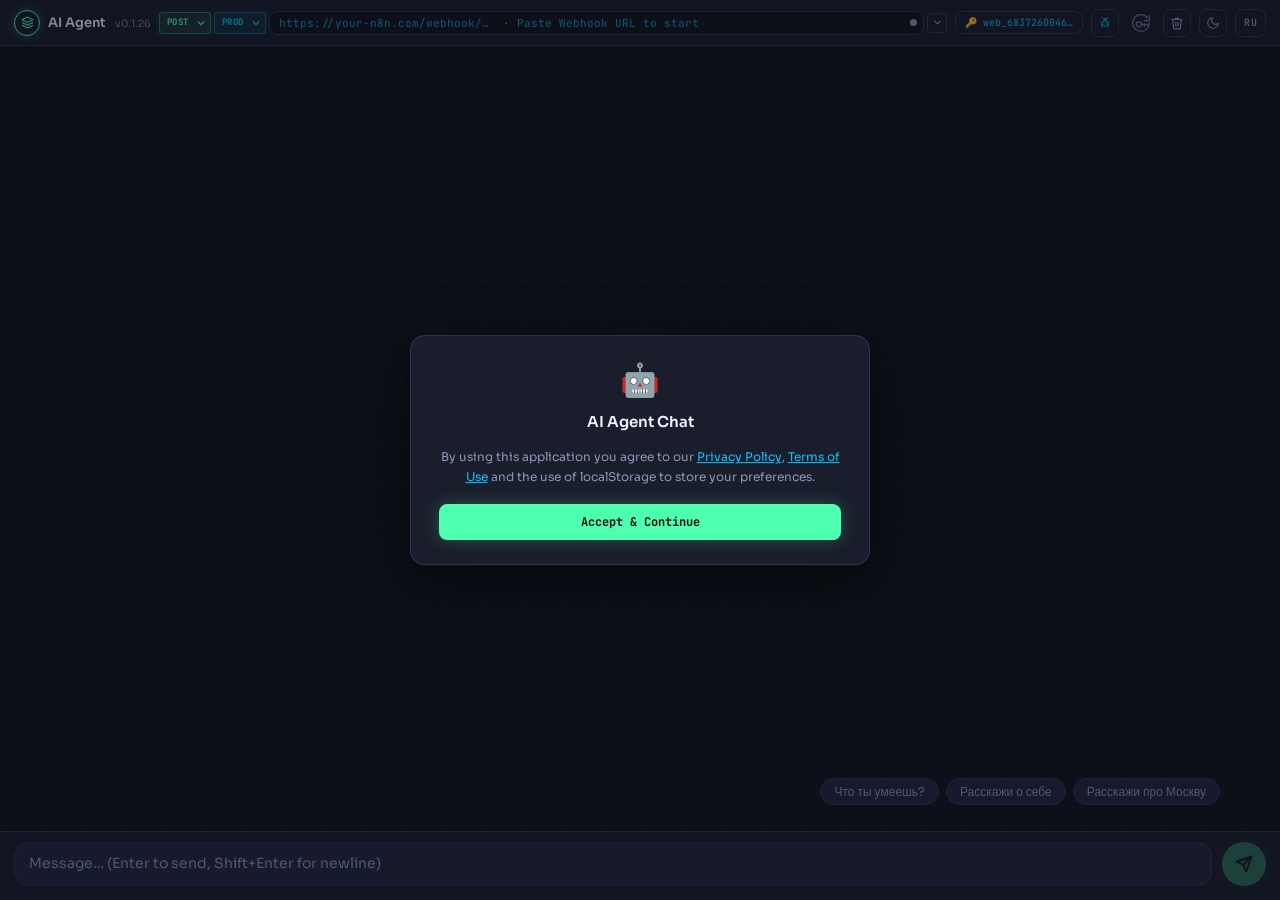
<file: frontend/index.html>
<!DOCTYPE html>
<html lang="ru" data-theme="dark">
<head>
<script>
// ╔══════════════════════════════════════════════════════════╗
// ║ ── VERSION ──  (grep: APP_VERSION for build increment)   ║
// ╚══════════════════════════════════════════════════════════╝
const APP_VERSION = '0.1.26';

// ╔══════════════════════════════════════════════════════════╗
// ║                   CONFIGURABLE DEFAULTS                  ║
// ╚══════════════════════════════════════════════════════════╝

// Default debug panel state for new users: "expanded" | "collapsed" | "hidden"
const CFG_DEBUG_DEFAULT_MODE = 'collapsed';

// Initial suggestion chips shown before first message
const CFG_INITIAL_SUGGESTIONS = ['Что ты умеешь?', 'Расскажи о себе', 'Расскажи про Москву'];

// Max webhook URL entries kept in history dropdown
const CFG_WEBHOOK_HISTORY_MAX = 20;

// Request timeout for webhook POST (milliseconds)
const CFG_REQUEST_TIMEOUT_MS = 10 * 60 * 1000; // 5 minutes

// How long the "Undo delete" popup stays visible (milliseconds)
const CFG_UNDO_TIMEOUT_MS = 10 * 1000; // 10 seconds

// Show "Check" button in webhook history dropdown
const CFG_SHOW_CHECK_BTN = false;
</script>

<meta charset="UTF-8">
<meta name="viewport" content="width=device-width, initial-scale=1.0">
<title>AI Agent Chat</title>
<link rel="icon" type="image/svg+xml" href="data:image/svg+xml,%3Csvg xmlns='http://www.w3.org/2000/svg' viewBox='0 0 64 64'%3E%3Crect width='64' height='64' rx='14' fill='%2312151d'/%3E%3Cpath d='M32 12v7' stroke='%234fffb0' stroke-width='4' stroke-linecap='round'/%3E%3Ccircle cx='32' cy='10' r='3' fill='%2300c8ff'/%3E%3Crect x='15' y='20' width='34' height='29' rx='10' fill='%231a1e2c' stroke='%234fffb0' stroke-width='3'/%3E%3Ccircle cx='26' cy='33' r='2.8' fill='%2300c8ff'/%3E%3Ccircle cx='38' cy='33' r='2.8' fill='%2300c8ff'/%3E%3Cpath d='M25 42h14' stroke='%23edf2ff' stroke-width='3' stroke-linecap='round'/%3E%3Cpath d='M39 38h16a5 5 0 0 1 5 5v5a5 5 0 0 1-5 5h-5l-6 5v-5h-5a5 5 0 0 1-5-5v-5a5 5 0 0 1 5-5z' fill='%2312151d' stroke='%23edf2ff' stroke-width='3' stroke-linejoin='round'/%3E%3Cpath d='M43 45h10M43 50h6' stroke='%234fffb0' stroke-width='2.5' stroke-linecap='round'/%3E%3C/svg%3E">
<link rel="preconnect" href="https://fonts.googleapis.com">
<link href="https://fonts.googleapis.com/css2?family=JetBrains+Mono:wght@300;400;500;600&family=Sora:wght@300;400;600&display=swap" rel="stylesheet">

<style>
  :root {
    --bg: #12151d;
    --surface: #1a1e2c;
    --surface2: #222740;
    --border: #303754;
    --accent: #4fffb0;
    --accent2: #00c8ff;
    --accent-dim: rgba(79,255,176,0.12);
    --text: #edf2ff;
    --text-muted: #8898b8;
    --user-bubble: #1c2b50;
    --agent-bubble: #181e30;
    --error: #ff4f6b;
    --font-mono: 'JetBrains Mono', monospace;
    --font-ui: 'Sora', sans-serif;
    --radius: 14px;
    --radius-sm: 8px;
    --panel-bg: #1a1f30;
    --toggle-off: #323b58;
    --shadow: rgba(0,0,0,0.4);
  }

  html[data-theme="light"] {
    --bg: #eef1f9;
    --surface: #ffffff;
    --surface2: #f2f5fc;
    --border: #c4cfea;
    --accent: #00a86b;
    --accent2: #0090c8;
    --accent-dim: rgba(0,168,107,0.1);
    --text: #1a2033;
    --text-muted: #6b7a99;
    --user-bubble: #d4e3ff;
    --agent-bubble: #eef1f9;
    --error: #d43030;
    --panel-bg: #f5f7ff;
    --toggle-off: #bcc9e4;
    --shadow: rgba(0,0,0,0.1);
  }

  * { box-sizing: border-box; margin: 0; padding: 0; }

  body {
    background: var(--bg);
    color: var(--text);
    font-family: var(--font-ui);
    height: 100vh;
    height: 100dvh;
    display: flex;
    flex-direction: column;
    overflow: hidden;
    transition: background 0.3s, color 0.3s;
  }

  /* ── HEADER ── */
  header {
    padding: 0 14px;
    height: 46px;
    background: var(--surface);
    border-bottom: 1px solid var(--border);
    display: flex;
    align-items: center;
    gap: 8px;
    flex-shrink: 0;
    position: relative;
    z-index: 10;
    transition: background 0.3s, border-color 0.3s;
  }

  .logo-ring {
    width: 26px; height: 26px;
    border-radius: 50%;
    border: 1.5px solid var(--accent);
    background: transparent;
    display: flex; align-items: center; justify-content: center;
    box-shadow: 0 0 8px rgba(79,255,176,0.3);
    flex-shrink: 0;
    color: var(--accent);
    cursor: pointer;
    transition: box-shadow 0.2s, border-color 0.2s;
    padding: 0;
  }
  .logo-ring:hover {
    box-shadow: 0 0 16px rgba(79,255,176,0.6);
    border-color: var(--accent);
  }
  .logo-ring.active { box-shadow: 0 0 16px rgba(79,255,176,0.6); }
  .logo-ring svg { width: 13px; height: 13px; stroke: var(--accent); }

  .header-title {
    font-size: 13px;
    font-weight: 600;
    color: var(--text);
    white-space: nowrap;
    flex-shrink: 0;
  }
  .header-title .header-version {
    font-size: 10px;
    font-weight: 400;
    color: var(--text-muted);
    margin-left: 6px;
    opacity: 0.8;
  }

  #webhook-url {
    flex: 1;
    width: 100%;
    background: var(--bg);
    border: 1px solid var(--border);
    color: var(--text-muted);
    font-family: var(--font-mono);
    font-size: 11px;
    padding: 4px 20px 4px 9px;
    border-radius: var(--radius-sm);
    outline: none;
    transition: border-color 0.2s, color 0.2s, box-shadow 0.2s;
    min-width: 0;
  }
  #webhook-url::placeholder { color: var(--accent2); opacity: 0.75; }
  #webhook-url:focus { border-color: var(--accent2); color: var(--text); box-shadow: 0 0 0 2px rgba(0,200,255,0.15); }
  #webhook-url.has-value { color: #00c8ff; font-weight: 500; }
  #webhook-url.has-value:focus { border-color: rgba(79,255,176,0.55); box-shadow: 0 0 0 2px rgba(79,255,176,0.1); }

  #session-id-box {
    background: transparent;
    border: 1px solid var(--border);
    color: #00c8ff;
    font-family: var(--font-mono);
    font-size: 10px;
    padding: 4px 9px;
    border-radius: var(--radius-sm);
    white-space: nowrap;
    cursor: pointer;
    flex-shrink: 0;
  }

  .cfg-btn {
    background: transparent;
    border: 1px solid var(--border);
    color: var(--text-muted);
    font-family: var(--font-mono);
    font-size: 10px;
    padding: 4px 10px;
    border-radius: var(--radius-sm);
    cursor: pointer;
    transition: background 0.2s, color 0.2s, border-color 0.2s;
    white-space: nowrap;
    flex-shrink: 0;
  }
  .cfg-btn:hover { background: var(--surface2); color: var(--text); border-color: var(--text-muted); }

  .icon-btn {
    width: 28px; height: 28px;
    background: transparent;
    border: 1px solid var(--border);
    color: var(--text-muted);
    border-radius: var(--radius-sm);
    cursor: pointer;
    display: flex; align-items: center; justify-content: center;
    transition: border-color 0.2s, color 0.2s, background 0.2s;
    flex-shrink: 0;
  }
  .icon-btn:hover { border-color: var(--accent); color: var(--accent); background: var(--accent-dim); }
  .icon-btn.active { border-color: var(--accent); color: var(--accent); background: var(--accent-dim); }
  .icon-btn svg { width: 14px; height: 14px; }

  /* Language quick button (header) */
  .lang-btn {
    background: transparent;
    border: 1px solid var(--border);
    color: var(--text-muted);
    font-family: var(--font-mono);
    font-size: 10px;
    font-weight: 600;
    letter-spacing: 0.5px;
    padding: 0 8px;
    height: 28px;
    border-radius: var(--radius-sm);
    cursor: pointer;
    transition: border-color 0.2s, color 0.2s, background 0.2s;
    flex-shrink: 0;
    white-space: nowrap;
  }
  .lang-btn:hover { border-color: var(--accent2); color: var(--accent2); background: rgba(0,200,255,0.08); }

  .status-dot {
    width: 7px; height: 7px;
    border-radius: 50%;
    background: var(--text-muted);
    flex-shrink: 0;
    transition: background 0.4s, box-shadow 0.4s;
  }
  .status-dot.online   { background: var(--accent);  box-shadow: 0 0 6px var(--accent); }
  .status-dot.warn     { background: #f0a500;         box-shadow: 0 0 6px #f0a500; }
  .status-dot.error    { background: var(--error);    box-shadow: 0 0 6px var(--error); }
  .status-dot.thinking { background: var(--accent2); box-shadow: 0 0 6px var(--accent2); animation: pulse 1s infinite; }

  #btn-clear:hover { border-color: var(--error) !important; color: var(--error) !important; background: rgba(255,79,107,0.07) !important; }

  #btn-new-session { border-color: transparent; background: transparent; opacity: 0.72; }
  #btn-new-session:hover { border-color: transparent !important; background: transparent !important; color: var(--accent); opacity: 1; }
  #btn-new-session svg { width: 20px; height: 20px; }

  @keyframes pulse { 0%,100%{opacity:1} 50%{opacity:0.3} }

  /* ── DRAWER OVERLAY ── */
  #drawer-overlay {
    position: fixed; inset: 0;
    background: rgba(0,0,0,0);
    z-index: 40;
    pointer-events: none;
    transition: background 0.3s;
  }
  #drawer-overlay.visible {
    background: rgba(0,0,0,0.52);
    pointer-events: all;
  }

  /* ── SIDE DRAWER ── */
  #drawer {
    position: fixed;
    top: 0; left: 0;
    width: 300px; height: 100%;
    background: var(--surface);
    border-right: 1px solid var(--border);
    z-index: 50;
    display: flex;
    flex-direction: column;
    transform: translateX(-100%);
    transition: transform 0.3s cubic-bezier(0.4,0,0.2,1), background 0.3s, border-color 0.3s;
    overflow-y: auto;
  }
  #drawer::-webkit-scrollbar { width: 3px; }
  #drawer::-webkit-scrollbar-thumb { background: var(--border); border-radius: 3px; }
  #drawer.open { transform: translateX(0); }

  .drawer-header {
    padding: 14px 16px;
    border-bottom: 1px solid var(--border);
    display: flex;
    align-items: center;
    justify-content: space-between;
    flex-shrink: 0;
  }
  .drawer-logo {
    display: flex; align-items: center; gap: 9px;
  }
  .drawer-logo-ring {
    width: 24px; height: 24px;
    border-radius: 50%;
    border: 1.5px solid var(--accent);
    display: flex; align-items: center; justify-content: center;
    box-shadow: 0 0 7px rgba(79,255,176,0.28);
    flex-shrink: 0;
  }
  .drawer-logo-ring svg { width: 11px; height: 11px; stroke: var(--accent); }
  .drawer-logo-title {
    font-size: 13px;
    font-weight: 600;
    color: var(--text);
  }
  .drawer-close {
    width: 26px; height: 26px;
    background: transparent;
    border: 1px solid var(--border);
    color: var(--text-muted);
    border-radius: var(--radius-sm);
    cursor: pointer;
    display: flex; align-items: center; justify-content: center;
    transition: border-color 0.2s, color 0.2s;
    flex-shrink: 0;
  }
  .drawer-close:hover { border-color: var(--error); color: var(--error); }
  .drawer-close svg { width: 12px; height: 12px; }

  .drawer-section {
    padding: 16px;
    border-bottom: 1px solid var(--border);
  }
  .drawer-section:last-child { border-bottom: none; }

  .drawer-section-title {
    font-size: 9px;
    font-family: var(--font-mono);
    font-weight: 600;
    letter-spacing: 1.2px;
    text-transform: uppercase;
    color: var(--text-muted);
    margin-bottom: 14px;
  }

  /* Setting row inside drawer */
  .d-setting-row {
    display: flex;
    align-items: center;
    justify-content: space-between;
    margin-bottom: 14px;
  }
  .d-setting-row:last-child { margin-bottom: 0; }
  .d-setting-label {
    font-size: 13px;
    color: var(--text);
    font-family: var(--font-ui);
    cursor: default;
  }
  .d-setting-label small {
    display: block;
    font-size: 10px;
    color: var(--text-muted);
    font-family: var(--font-mono);
    margin-top: 1px;
  }

  /* Toggle switch */
  .switch { position: relative; display: inline-block; width: 34px; height: 19px; flex-shrink: 0; }
  .switch input { opacity: 0; width: 0; height: 0; position: absolute; }
  .slider {
    position: absolute; cursor: pointer; inset: 0;
    background: var(--toggle-off); border-radius: 19px;
    transition: background 0.2s;
  }
  .slider::before {
    content: ''; position: absolute;
    height: 13px; width: 13px;
    left: 3px; top: 3px;
    background: #fff; border-radius: 50%;
    transition: transform 0.2s;
    box-shadow: 0 1px 3px rgba(0,0,0,0.35);
  }
  .switch input:checked + .slider { background: var(--accent); }
  .switch input:checked + .slider::before { transform: translateX(15px); }

  /* Segmented control (lang / theme) */
  .seg-ctrl {
    display: flex;
    background: var(--surface2);
    border: 1px solid var(--border);
    border-radius: var(--radius-sm);
    overflow: hidden;
    flex-shrink: 0;
  }
  .seg-btn {
    flex: 1;
    padding: 5px 12px;
    font-size: 11px;
    font-family: var(--font-mono);
    font-weight: 600;
    letter-spacing: 0.3px;
    background: transparent;
    border: none;
    color: var(--text-muted);
    cursor: pointer;
    transition: background 0.18s, color 0.18s;
    white-space: nowrap;
  }
  .seg-btn.active {
    background: var(--accent-dim);
    color: var(--accent);
  }
  .seg-btn + .seg-btn {
    border-left: 1px solid var(--border);
  }

  /* About section */
  .about-version {
    display: inline-block;
    font-family: var(--font-mono);
    font-size: 10px;
    color: var(--accent);
    background: var(--accent-dim);
    border: 1px solid rgba(79,255,176,0.3);
    border-radius: 20px;
    padding: 2px 10px;
    margin-bottom: 10px;
  }
  .about-desc {
    font-size: 12px;
    line-height: 1.7;
    color: var(--text-muted);
    margin-bottom: 10px;
  }
  .about-meta {
    font-size: 10px;
    font-family: var(--font-mono);
    color: var(--text-muted);
    opacity: 0.65;
  }
  .about-meta a { color: var(--accent2); text-decoration: none; }
  .about-meta a:hover { text-decoration: underline; }

  /* Legal links */
  .drawer-link {
    display: flex;
    align-items: center;
    gap: 10px;
    padding: 10px 0;
    color: var(--text);
    text-decoration: none;
    font-size: 13px;
    border-bottom: 1px solid var(--border);
    transition: color 0.2s;
  }
  .drawer-link:last-child { border-bottom: none; padding-bottom: 0; }
  .drawer-link:hover { color: var(--accent); }
  .drawer-link svg { width: 14px; height: 14px; flex-shrink: 0; color: var(--text-muted); }
  .drawer-link:hover svg { color: var(--accent); }
  .drawer-link-arrow {
    margin-left: auto;
    color: var(--text-muted);
    font-size: 10px;
    transition: transform 0.2s;
  }
  .drawer-link:hover .drawer-link-arrow { transform: translateX(3px); }

  /* ── MESSAGES ── */
  #messages {
    flex: 1;
    overflow-y: auto;
    padding: 20px;
    display: flex;
    flex-direction: column;
    gap: 14px;
    scroll-behavior: smooth;
    position: relative; z-index: 1;
  }
  #messages::-webkit-scrollbar { width: 4px; }
  #messages::-webkit-scrollbar-thumb { background: var(--border); border-radius: 4px; }
  #msg-spacer { flex: 1; }

  .msg-row { display:flex; gap:10px; animation:fadeIn 0.2s ease; }
  @keyframes fadeIn { from{opacity:0;transform:translateY(5px)} to{opacity:1;transform:translateY(0)} }
  .msg-row.user { flex-direction: row-reverse; }

  .avatar {
    width: 30px; height: 30px;
    border-radius: 50%;
    display: flex; align-items: center; justify-content: center;
    font-size: 13px; flex-shrink: 0; margin-top: 2px;
  }
  .avatar.agent { background:var(--surface2); border:1px solid var(--border); }
  .avatar.user  { background:var(--user-bubble); border:1px solid var(--border); }

  .bubble-wrap { display:flex; flex-direction:column; max-width:74%; }
  .msg-row.user .bubble-wrap { align-items:flex-end; }

  .bubble {
    padding: 10px 14px;
    border-radius: var(--radius);
    font-size: 14px;
    line-height: 1.72;
    word-break: break-word;
    transition: background 0.3s, border-color 0.3s;
  }
  .msg-row.agent .bubble {
    background: var(--agent-bubble);
    border: 1px solid var(--border);
    border-radius: 4px var(--radius) var(--radius) var(--radius);
    position: relative;
  }
  .bubble-copy-btn {
    position: absolute;
    top: 7px; right: 9px;
    background: none; border: none;
    cursor: pointer;
    color: var(--text-muted);
    opacity: 1;
    padding: 2px; line-height: 1;
  }
  .bubble-copy-btn:hover { color: var(--accent2); }
  .bubble-copy-btn svg { width: 13px; height: 13px; }
  .msg-row.user .bubble {
    background: var(--user-bubble);
    border: 1px solid var(--border);
    border-radius: var(--radius) 4px var(--radius) var(--radius);
  }

  .bubble-meta {
    font-size: 10px; color:var(--text-muted);
    font-family:var(--font-mono); margin-top:3px; padding:0 2px;
  }

  /* ── Telegram-like HTML rendering ── */
  .bubble b, .bubble strong { font-weight: 600; }
  .bubble i, .bubble em    { font-style: italic; color: #a8b8d8; }
  html[data-theme="light"] .bubble i,
  html[data-theme="light"] .bubble em { color: var(--text-muted); }
  .bubble u { text-decoration: underline; text-decoration-color: var(--accent); }
  .bubble code {
    background: rgba(255,255,255,0.08);
    font-family: var(--font-mono);
    font-size: 12.5px;
    padding: 1px 5px;
    border-radius: 4px;
    color: var(--accent2);
  }
  html[data-theme="light"] .bubble code { background: rgba(0,0,0,0.06); }
  .bubble pre {
    background: rgba(0,0,0,0.35);
    font-family: var(--font-mono);
    font-size: 12px;
    padding: 10px 12px;
    border-radius: var(--radius-sm);
    border: 1px solid var(--border);
    overflow-x: auto;
    margin: 6px 0;
    color: var(--accent2);
    white-space: pre-wrap;
    line-height: 1.5;
  }
  html[data-theme="light"] .bubble pre { background: rgba(0,0,0,0.05); }

  /* ── DEBUG BLOCK ── */
  .debug-block-wrap {
    display: flex;
    justify-content: flex-start;
    margin-top: 6px;
  }
  .debug-block {
    border: 1px solid var(--border);
    border-radius: 20px;
    font-family: var(--font-mono);
    font-size: 11px;
    background: var(--surface2);
    color: var(--text-muted);
    max-width: 100%;
    overflow: hidden;
    transition: border-color 0.18s;
  }
  .debug-block[open] {
    border-radius: 20px 20px 12px 12px;
  }
  .debug-block summary .dbg-icon { color: var(--accent2); }
  .debug-block[open] summary .dbg-icon { opacity: 1; width: 14px; height: 14px; }
  .debug-block:not([open]) summary .dbg-icon { opacity: 0.7; width: 11px; height: 11px; }
  .debug-block summary {
    cursor: pointer;
    padding: 5px 13px;
    background: transparent;
    color: var(--text-muted);
    user-select: none;
    list-style: none;
    display: flex;
    align-items: center;
    gap: 5px;
    white-space: nowrap;
  }
  .debug-block summary::-webkit-details-marker { display: none; }
  .debug-block summary .dbg-chevron {
    font-size: 10px;
    opacity: 0.5;
    font-family: var(--font-mono);
    transition: transform 0.15s;
    display: inline-block;
  }
  .debug-block[open] summary .dbg-chevron { transform: rotate(90deg); }
  .debug-block summary .dbg-icon { flex-shrink: 0; transition: opacity 0.15s, width 0.15s, height 0.15s; }
  .debug-block summary:hover { color: var(--accent2); }
  .debug-block[open] summary { color: var(--accent2); }
  .debug-block summary .dbg-copy {
    margin-left: auto;
    background: none;
    border: none;
    cursor: pointer;
    color: var(--text-muted);
    padding: 0;
    display: flex;
    align-items: center;
    transition: color 0.15s;
    flex-shrink: 0;
  }
  .debug-block summary .dbg-copy:hover { color: var(--accent2); }
  .debug-block summary .dbg-copy svg { width: 11px; height: 11px; }
  .debug-block pre {
    margin: 0;
    padding: 8px 13px 10px;
    background: rgba(0,0,0,0.2);
    color: #7ac1d4;
    white-space: pre-wrap;
    word-break: break-all;
    border-top: 1px solid var(--border);
    border-radius: 0 0 12px 12px;
    font-size: 11px;
  }
  html[data-theme="light"] .debug-block pre { background: rgba(0,0,0,0.04); }

  /* copy button always visible on agent messages */
  .msg-row.agent .resend-btn { opacity: 1; }
  .bubble .plain { white-space: pre-wrap; }
  .bubble a { color: var(--accent2); text-decoration: underline; text-underline-offset: 2px; }
  .bubble a:hover { opacity: 0.8; }

  /* typing */
  .typing-bubble { display:flex; align-items:center; gap:5px; padding:14px 16px; }
  .dot { width:7px; height:7px; border-radius:50%; background:var(--accent); animation:blink 1.2s infinite; }
  .dot:nth-child(2){ animation-delay:.2s; background:var(--accent2); }
  .dot:nth-child(3){ animation-delay:.4s; }
  @keyframes blink{ 0%,80%,100%{opacity:.2;transform:scale(.8)} 40%{opacity:1;transform:scale(1)} }

  /* Error bubble */
  .bubble.error {
    background: rgba(255,79,107,0.07);
    border-left: 3px solid var(--error) !important;
    border-color: rgba(255,79,107,0.3);
    font-family: var(--font-mono);
    padding: 10px 14px;
  }
  html[data-theme="light"] .bubble.error {
    background: rgba(212,48,48,0.06);
    border-color: rgba(212,48,48,0.25);
  }
  .error-header {
    display: flex; align-items: center; gap: 5px;
    color: var(--error); font-weight: 600; font-size: 11px;
    margin-bottom: 5px; text-transform: uppercase; letter-spacing: 0.6px;
  }
  .error-header svg { flex-shrink: 0; }
  .error-msg { color: var(--text-muted); font-size: 12px; line-height: 1.5; }
  .error-hint {
    margin-top: 7px; padding-top: 7px;
    border-top: 1px solid rgba(255,79,107,0.18);
    font-size: 11px; color: var(--text-muted);
    display: flex; align-items: center; gap: 5px;
  }
  .error-hint-switch {
    display: inline-flex; gap: 4px; margin-left: 2px;
  }
  .error-hint-switch button {
    padding: 1px 7px; border-radius: 10px; font-size: 10px;
    border: 1px solid var(--border); background: var(--surface2);
    color: var(--accent2); cursor: pointer; font-family: var(--font-mono);
    transition: background 0.15s, border-color 0.15s;
  }
  .error-hint-switch button:hover { background: rgba(0,200,255,0.1); border-color: var(--accent2); }

  .welcome {
    text-align: center;
    padding: 28px 20px 40px;
    opacity: .85;
    position: absolute;
    top: 50%;
    left: 50%;
    width: min(100%, 420px);
    transform: translate(-50%, -50%);
    pointer-events: none;
  }
  .welcome-dialog-icon {
    display: block;
    width: 58px;
    height: 58px;
    margin: 0 auto 12px;
    filter: drop-shadow(0 0 12px rgba(79,255,176,0.28));
  }
  .welcome-icon { font-size:38px; margin-bottom:12px; }
  .welcome h2 { font-size:16px; font-weight:600; margin-bottom:4px; }
  .welcome p { font-size:12px; color:var(--text-muted); font-family:var(--font-mono); }
  #messages.has-chat #msg-spacer { display: none; }
  #messages.has-chat .welcome {
    position: static;
    width: 100%;
    transform: none;
    padding: 12px 20px 10px;
    flex-shrink: 0;
  }

  /* ── SUGGESTIONS ── */
  .suggestions-row {
    display: flex;
    flex-wrap: wrap;
    gap: 7px;
    justify-content: flex-end;
    padding: 2px 40px 6px 0;
    animation: fadeIn 0.2s ease;
  }
  .suggestion-chip {
    padding: 5px 13px;
    border-radius: 20px;
    border: 1px solid var(--border);
    background: var(--surface2);
    color: var(--text-muted);
    font-size: 12px;
    font-family: var(--font-ui);
    cursor: pointer;
    transition: border-color 0.18s, background 0.18s, color 0.18s;
    white-space: nowrap;
  }
  .suggestion-chip:hover {
    border-color: var(--accent2);
    color: var(--accent2);
    background: rgba(0,200,255,0.07);
  }

  /* ── INPUT ── */
  #input-area {
    padding: 10px 14px 14px;
    padding-bottom: max(14px, env(safe-area-inset-bottom));
    background: var(--surface);
    border-top: 1px solid var(--border);
    display: flex; gap: 10px; align-items: flex-end;
    flex-shrink: 0; position: relative; z-index: 1;
    transition: background 0.3s, border-color 0.3s;
  }
  #msg-input {
    flex: 1;
    background: var(--surface2);
    border: 1px solid var(--border);
    border-radius: var(--radius);
    padding: 10px 14px;
    color: var(--text);
    font-family: var(--font-ui);
    font-size: 14px;
    resize: none; outline: none;
    min-height: 44px; max-height: 140px;
    transition: border-color .2s, box-shadow .2s, background 0.3s;
    line-height: 1.5;
  }
  #msg-input:focus { border-color:var(--accent); box-shadow:0 0 0 3px rgba(79,255,176,0.07); }
  #msg-input::placeholder { color:var(--text-muted); }

  #send-btn {
    width:44px; height:44px; border-radius:50%;
    background:var(--accent); border:none; cursor:pointer;
    display:flex; align-items:center; justify-content:center; flex-shrink:0;
    transition:transform .15s, box-shadow .2s, opacity .2s;
    box-shadow:0 0 14px rgba(79,255,176,0.28);
  }
  #send-btn:hover { transform:scale(1.08); box-shadow:0 0 22px rgba(79,255,176,0.48); }
  #send-btn:active { transform:scale(0.95); }
  #send-btn:disabled { opacity:.35; cursor:not-allowed; transform:none; }
  #send-btn svg { width:18px; height:18px; }

  body::before {
    content:''; position:fixed; inset:0;
    background-image:linear-gradient(rgba(255,255,255,.018) 1px,transparent 1px),
                     linear-gradient(90deg,rgba(255,255,255,.018) 1px,transparent 1px);
    background-size:40px 40px; pointer-events:none; z-index:0;
  }
  html[data-theme="light"] body::before {
    background-image:linear-gradient(rgba(0,0,0,.035) 1px,transparent 1px),
                     linear-gradient(90deg,rgba(0,0,0,.035) 1px,transparent 1px);
  }

  #toast {
    position: fixed;
    top: 56px;
    left: 50%;
    transform: translateX(-50%) translateY(-6px);
    background: var(--surface2); border: 1px solid var(--accent);
    color: var(--accent); font-family: var(--font-mono); font-size: 11px;
    padding: 10px 14px; border-radius: 20px; white-space: nowrap;
    opacity: 0; transition: opacity .2s, transform .2s; z-index: 200;
    box-shadow: 0 4px 16px rgba(0,0,0,0.3);
    display: flex; align-items: center; gap: 10px;
    justify-content: center; min-width: 220px; max-width: 340px;
    pointer-events: auto;
  }
  #toast.show { opacity: 1; transform: translateX(-50%) translateY(0); }
  #toast.warn {
    border-color: rgba(255,185,60,0.45);
    color: rgba(255,195,80,0.95);
    box-shadow: 0 4px 16px rgba(0,0,0,0.3), 0 0 0 1px rgba(255,185,60,0.1);
    white-space: normal;
    max-width: 460px;
    text-align: center;
    line-height: 1.5;
  }
  #toast button {
    border: 1px solid rgba(79,255,176,0.35);
    background: rgba(79,255,176,0.08);
    color: var(--accent);
    border-radius: 16px;
    padding: 4px 10px;
    font-family: var(--font-mono);
    font-size: 11px;
    cursor: pointer;
  }
  #toast button:hover {
    background: rgba(79,255,176,0.14);
  }
  #toast button.toast-close {
    border: none; background: none; padding: 0 2px;
    font-size: 15px; line-height: 1; opacity: 0.5;
    margin-left: auto;
  }
  #toast button.toast-close:hover { background: none; opacity: 1; }
  #toast .toast-countdown {
    opacity: 0.4; font-size: 10px; min-width: 12px; text-align: center;
  }

  /* Drawer input (webhook on mobile) */
  .drawer-input {
    width: 100%;
    background: var(--bg);
    border: 1px solid var(--border);
    color: var(--text);
    font-family: var(--font-mono);
    font-size: 11px;
    padding: 7px 10px;
    border-radius: var(--radius-sm);
    outline: none;
    transition: border-color 0.2s, box-shadow 0.2s;
  }
  .drawer-input::placeholder { color: var(--accent2); opacity: 0.7; }
  .drawer-input:focus { border-color: var(--accent); box-shadow: 0 0 0 2px rgba(79,255,176,0.1); }
  .drawer-input.has-value { color: var(--accent); border-color: rgba(79,255,176,0.5); }

  .drawer-row-btns { display: flex; gap: 8px; margin-top: 10px; }
  .drawer-row-btns .cfg-btn { flex: 1; text-align: center; }

  /* ── RESPONSIVE ── */

  /* Connection section: visible on mobile only */
  #drawer-connection { display: none; }

  @media (max-width: 640px) {
    /* Keep webhook URL, hide secondary controls */
    #session-id-box  { display: none; }
    #btn-new-session { display: none; }
    #btn-clear       { display: none; }
    .header-title    { font-size: 11px; }

    /* Show connection (session controls) in drawer */
    #drawer-connection { display: block; }

    /* Compact message bar */
    #input-area {
      padding: 6px 10px;
      padding-bottom: max(8px, env(safe-area-inset-bottom));
    }
    #msg-input {
      min-height: 38px;
      padding: 8px 12px;
      font-size: 16px; /* prevents iOS zoom on focus */
      border-radius: 20px;
    }
    #send-btn { width: 38px; height: 38px; }
    #send-btn svg { width: 15px; height: 15px; }
  }

  @media (max-width: 400px) {
    header { gap: 5px; padding: 0 8px; }
    .header-title { display: none; }
    #webhook-url { font-size: 10px; }
    .compact-select-trigger { min-width: 47px; padding-left: 5px; gap: 3px; }
    .compact-select:last-of-type .compact-select-menu { left: auto; right: 0; }
  }

  .resend-btn {
    background: transparent;
    border: none;
    border-radius: 4px;
    color: var(--text-muted);
    cursor: pointer;
    padding: 0;
    width: 26px; height: 26px;
    display: inline-flex; align-items: center; justify-content: center;
    flex-shrink: 0;
    transition: background 0.15s, color 0.15s;
  }
  .msg-row .resend-btn { color: var(--text-muted); }
  .resend-btn:hover { background: rgba(79,255,176,0.1); color: var(--accent2); }
  .resend-btn.del-btn:hover { background: rgba(255,80,80,0.12); color: var(--error); }
  .resend-btn svg { width: 14px; height: 14px; }

  @media (pointer: coarse) {
    .resend-btn { width: 36px; height: 36px; }
    .resend-btn svg { width: 18px; height: 18px; }
  }

  /* ── CONSENT ── */
  #consent-overlay {
    position: fixed;
    inset: 0;
    background: rgba(10,12,22,0.45);
    backdrop-filter: blur(0px);
    -webkit-backdrop-filter: blur(0px);
    z-index: 490;
    transition: opacity 0.3s;
  }
  #consent-overlay.hidden { opacity: 0; pointer-events: none; }

  #consent-banner {
    position: fixed;
    top: 50%;
    left: 50%;
    transform: translate(-50%, -50%);
    width: min(460px, 88vw);
    background: var(--surface);
    border: 1px solid var(--border);
    border-radius: var(--radius);
    padding: 28px 28px 24px;
    z-index: 500;
    box-shadow: 0 16px 56px rgba(0,0,0,0.55);
    display: flex;
    flex-direction: column;
    align-items: center;
    gap: 16px;
    text-align: center;
    transition: opacity 0.3s, transform 0.3s;
  }
  #consent-banner.hidden {
    opacity: 0;
    transform: translate(-50%, -47%);
    pointer-events: none;
  }
  #consent-icon {
    font-size: 32px;
    line-height: 1;
  }
  #consent-title {
    font-size: 15px;
    font-weight: 600;
    color: var(--text);
  }
  #consent-text {
    font-size: 12px;
    color: var(--text-muted);
    font-family: var(--font-ui);
    line-height: 1.7;
  }
  #consent-text a { color: var(--accent2); text-decoration: underline; }
  #consent-text a:hover { color: var(--accent); }
  #consent-btn {
    background: var(--accent);
    border: none;
    color: #0d0f14;
    font-family: var(--font-mono);
    font-size: 12px;
    font-weight: 700;
    padding: 10px 28px;
    border-radius: var(--radius-sm);
    cursor: pointer;
    width: 100%;
    transition: opacity 0.2s, box-shadow 0.2s;
    box-shadow: 0 0 16px rgba(79,255,176,0.25);
  }
  #consent-btn:hover { opacity: 0.88; box-shadow: 0 0 24px rgba(79,255,176,0.4); }

  /* ── WEBHOOK HISTORY DROPDOWN ── */
  #webhook-wrap {
    flex: 1;
    min-width: 0;
    position: relative;
    display: flex;
    align-items: center;
    gap: 3px;
  }
  #url-input-wrap {
    flex: 1;
    min-width: 0;
    position: relative;
    display: flex;
    align-items: center;
  }
  #url-input-wrap .status-dot {
    position: absolute;
    right: 7px;
    z-index: 2;
    pointer-events: none;
    flex-shrink: 0;
  }
  #btn-debug-toggle { color: var(--text-muted); transition: color 0.2s, border-color 0.2s, box-shadow 0.2s; }
  #btn-debug-toggle.mode-expanded {
    color: var(--accent2);
    border-color: var(--accent2);
  }
  #btn-debug-toggle.mode-collapsed { color: var(--accent2); border-color: var(--border); box-shadow: none; }
  #btn-debug-toggle.mode-hidden    { color: var(--text-muted); border-color: var(--border); box-shadow: none; opacity: 0.5; }
  #btn-debug-toggle svg { width: 18px; height: 18px; }

  #webhook-hist-btn {
    width: 20px; height: 20px;
    flex-shrink: 0;
    background: transparent;
    border: 1px solid var(--border);
    color: var(--text-muted);
    border-radius: 3px;
    cursor: pointer;
    display: flex; align-items: center; justify-content: center;
    transition: color 0.2s, border-color 0.2s, background 0.2s;
    padding: 0;
  }
  #webhook-hist-btn:hover { color: var(--accent2); border-color: var(--accent2); background: rgba(0,200,255,0.07); }
  #webhook-hist-btn svg { width: 11px; height: 11px; transition: transform 0.2s; }
  #webhook-hist-btn.active { color: var(--accent2); border-color: var(--accent2); background: rgba(0,200,255,0.1); }
  #webhook-hist-btn.active svg { transform: rotate(180deg); }

  #webhook-hist-dropdown {
    display: none;
    position: absolute;
    top: calc(100% + 8px);
    left: 0;
    right: 0;
    background: var(--surface);
    border: 1px solid var(--border);
    border-radius: var(--radius-sm);
    box-shadow: 0 8px 28px var(--shadow);
    z-index: 300;
    overflow: hidden;
    min-width: 260px;
  }
  #webhook-hist-dropdown.open { display: block; }

  .wh-head {
    display: flex;
    align-items: center;
    justify-content: space-between;
    padding: 6px 10px;
    border-bottom: 1px solid var(--border);
  }
  .wh-head-title {
    font-size: 9px;
    font-family: var(--font-mono);
    font-weight: 600;
    letter-spacing: 1px;
    text-transform: uppercase;
    color: var(--text-muted);
  }
  .wh-clear-btn {
    font-size: 9px;
    font-family: var(--font-mono);
    background: transparent;
    border: none;
    color: var(--error);
    cursor: pointer;
    opacity: 0.65;
    padding: 0;
    transition: opacity 0.2s;
  }
  .wh-clear-btn:hover { opacity: 1; }

  .wh-empty {
    padding: 14px 12px;
    font-size: 11px;
    color: var(--text-muted);
    font-family: var(--font-mono);
    text-align: center;
  }

  .wh-list { overflow-y: auto; max-height: 280px; }
  .wh-list::-webkit-scrollbar { width: 3px; }
  .wh-list::-webkit-scrollbar-thumb { background: var(--border); border-radius: 3px; }

  .wh-item {
    padding: 7px 10px;
    border-bottom: 1px solid var(--border);
    cursor: pointer;
    transition: background 0.13s;
    display: flex;
    align-items: center;
    gap: 8px;
  }
  .wh-item:last-child { border-bottom: none; }
  .wh-item:hover { background: var(--surface2); }

  .wh-item-left {
    flex: 1;
    min-width: 0;
    display: flex;
    flex-direction: column;
    gap: 4px;
  }

  .wh-item-url {
    font-family: var(--font-mono);
    font-size: 11px;
    color: var(--accent);
    white-space: nowrap;
    overflow: hidden;
    text-overflow: ellipsis;
  }

  .wh-item-meta {
    display: flex;
    align-items: center;
    gap: 5px;
  }

  .wh-badge {
    font-size: 8px;
    font-family: var(--font-mono);
    font-weight: 700;
    letter-spacing: 0.4px;
    padding: 1px 4px;
    border-radius: 2px;
    flex-shrink: 0;
  }
  .wh-badge.wh-test {
    background: rgba(136,152,184,0.1);
    color: var(--text-muted);
    border: 1px solid rgba(136,152,184,0.3);
  }
  .wh-badge.wh-prod {
    background: rgba(0,200,255,0.12);
    color: var(--accent2);
    border: 1px solid rgba(0,200,255,0.25);
  }

  .compact-select { position: relative; flex-shrink: 0; font-family: var(--font-mono); }
  .compact-select-trigger {
    height: 22px; min-width: 52px; padding: 0 5px 0 7px;
    display: flex; align-items: center; justify-content: space-between; gap: 5px;
    background: transparent; border: 1px solid rgba(136,152,184,0.25); border-radius: 3px;
    color: var(--text-muted); font: 700 9px/1 var(--font-mono); letter-spacing: 0.4px;
    cursor: pointer; transition: background 0.15s, border-color 0.15s, color 0.15s, box-shadow 0.15s;
  }
  .compact-select-trigger svg { width: 8px; height: 8px; flex-shrink: 0; transition: transform 0.18s ease; }
  .compact-select.open .compact-select-trigger svg { transform: rotate(180deg); }
  .compact-select-trigger:focus-visible { outline: 2px solid var(--accent2); outline-offset: 2px; }
  .compact-select-menu {
    display: none; position: absolute; top: calc(100% + 5px); left: 0; min-width: 100%; padding: 3px;
    background: var(--surface); border: 1px solid var(--border); border-radius: 5px;
    box-shadow: 0 8px 22px var(--shadow); z-index: 340;
  }
  .compact-select.open .compact-select-menu { display: block; }
  .compact-select-option {
    width: 100%; min-height: 28px; padding: 5px 7px; border: 0; border-radius: 3px;
    background: transparent; color: var(--text-muted); font: 700 9px/1 var(--font-mono);
    letter-spacing: 0.4px; text-align: left; cursor: pointer; transition: background 0.13s, color 0.13s;
  }
  .compact-select-option:hover, .compact-select-option:focus-visible { background: var(--surface2); outline: none; }
  .method-get { color: #60a5fa; }
  .method-post { color: var(--accent); }
  .env-prod { color: var(--accent2); }
  .env-test { color: var(--text-muted); }
  #method-toggle[data-value="get"] .compact-select-trigger { color: #60a5fa; border-color: rgba(59,130,246,0.45); background: rgba(59,130,246,0.12); box-shadow: 0 0 8px rgba(59,130,246,0.12); }
  #method-toggle[data-value="post"] .compact-select-trigger { color: var(--accent); border-color: rgba(79,255,176,0.35); background: rgba(79,255,176,0.1); box-shadow: 0 0 8px rgba(79,255,176,0.1); }
  #url-type-toggle[data-value="prod"] .compact-select-trigger { color: var(--accent2); border-color: rgba(0,200,255,0.35); background: rgba(0,200,255,0.1); box-shadow: 0 0 8px rgba(0,200,255,0.1); }
  #url-type-toggle[data-value="test"] .compact-select-trigger { color: var(--text-muted); border-color: rgba(136,152,184,0.35); background: rgba(136,152,184,0.08); }
  @media (hover: none), (pointer: coarse) { .compact-select-option { min-height: 36px; } }

  .wh-time {
    font-size: 9px;
    color: var(--text-muted);
    font-family: var(--font-mono);
  }

  .wh-sdot {
    width: 6px; height: 6px;
    border-radius: 50%;
    flex-shrink: 0;
    display: none;
  }
  .wh-sdot.vis { display: block; }
  .wh-sdot.ok   { background: var(--accent);  box-shadow: 0 0 5px var(--accent); }
  .wh-sdot.warn { background: #f0a500;         box-shadow: 0 0 5px #f0a500; }
  .wh-sdot.err  { background: var(--error);    box-shadow: 0 0 5px var(--error); }

  .wh-actions {
    display: flex;
    flex-direction: column;
    flex-shrink: 0;
    gap: 3px;
    align-self: stretch;
    width: 84px;
  }
  .wh-actions-row {
    display: flex;
    flex: 1;
    gap: 3px;
    align-items: center;
  }
  .wh-actions-row:last-child { justify-content: flex-end; }
  .wh-check-btn, .wh-copy-btn, .wh-share-btn, .wh-del-btn {
    background: transparent;
    border: 1px solid var(--border);
    color: var(--text-muted);
    border-radius: 4px;
    cursor: pointer;
    transition: border-color 0.2s, color 0.2s, opacity 0.2s;
    display: flex;
    align-items: center;
    justify-content: center;
    gap: 5px;
  }
  .wh-check-btn {
    flex: 1;
    height: 26px;
    font-size: 10px;
    font-family: var(--font-mono);
    white-space: nowrap;
    padding: 0 8px;
  }
  .wh-check-btn svg { width: 13px; height: 13px; flex-shrink: 0; }
  .wh-copy-btn, .wh-share-btn, .wh-del-btn { width: 26px; height: 26px; padding: 0; flex-shrink: 0; }
  .wh-copy-btn svg, .wh-share-btn svg, .wh-del-btn svg { width: 14px; height: 14px; }
  .wh-check-btn:hover  { border-color: var(--accent); color: var(--accent); }
  .wh-check-btn.checking { opacity: 0.4; pointer-events: none; }
  .wh-copy-btn:hover   { border-color: var(--accent2); color: var(--accent2); }
  .wh-copy-btn.copied  { border-color: var(--accent2); color: var(--accent2); }
  .wh-share-btn:hover  { border-color: var(--accent2); color: var(--accent2); }
  .wh-share-btn.copied { border-color: var(--accent2); color: var(--accent2); }
  .wh-del-btn:hover    { border-color: var(--error); color: var(--error); }
  .wh-del-btn:hover { color: var(--error); }
</style>
</head>
<body>

<header>
  <button class="logo-ring" id="burger-btn" onclick="toggleDrawer()" title="Menu">
    <svg viewBox="0 0 24 24" fill="none" stroke-width="2">
      <path d="M12 2L2 7l10 5 10-5-10-5z"/>
      <path d="M2 17l10 5 10-5"/>
      <path d="M2 12l10 5 10-5"/>
    </svg>
  </button>
  <span class="header-title" id="app-title">AI Agent</span>
  <div id="webhook-wrap">
    <div class="compact-select" id="method-toggle" data-value="get">
      <button class="compact-select-trigger" id="method-select-trigger" type="button" aria-haspopup="listbox" aria-expanded="false" aria-controls="method-select-menu" title="HTTP method">
        <span id="method-select-value">GET</span>
        <svg viewBox="0 0 10 6" fill="none" stroke="currentColor" stroke-width="1.5"><path d="m1 1 4 4 4-4"/></svg>
      </button>
      <div class="compact-select-menu" id="method-select-menu" role="listbox" aria-label="HTTP method">
        <button class="compact-select-option method-get" id="method-btn-get" type="button" role="option" onclick="setMethod('get')">GET</button>
        <button class="compact-select-option method-post" id="method-btn-post" type="button" role="option" onclick="setMethod('post')">POST</button>
      </div>
    </div>
    <div class="compact-select" id="url-type-toggle" data-value="prod">
      <button class="compact-select-trigger" id="env-select-trigger" type="button" aria-haspopup="listbox" aria-expanded="false" aria-controls="env-select-menu" title="Webhook environment">
        <span id="env-select-value">PROD</span>
        <svg viewBox="0 0 10 6" fill="none" stroke="currentColor" stroke-width="1.5"><path d="m1 1 4 4 4-4"/></svg>
      </button>
      <div class="compact-select-menu" id="env-select-menu" role="listbox" aria-label="Webhook environment">
        <button class="compact-select-option env-prod" id="url-btn-prod" type="button" role="option" onclick="setUrlType('prod')">PROD</button>
        <button class="compact-select-option env-test" id="url-btn-test" type="button" role="option" onclick="setUrlType('test')">TEST</button>
      </div>
    </div>
    <div id="url-input-wrap">
      <div class="status-dot" id="status-dot"></div>
      <input id="webhook-url" type="text" placeholder="https://your-n8n.com/webhook/…  · Paste Webhook URL to start" />
    </div>
    <button id="webhook-hist-btn" onclick="toggleHistoryDropdown()" title="URL history">
      <svg viewBox="0 0 24 24" fill="none" stroke="currentColor" stroke-width="2.5" stroke-linecap="round" stroke-linejoin="round">
        <polyline points="6 9 12 15 18 9"/>
      </svg>
    </button>
    <div id="webhook-hist-dropdown"></div>
  </div>
  <div id="session-id-box" onclick="copySession()" style="cursor:pointer">🔑 <span id="sid-display"></span></div>
  <button class="icon-btn" id="btn-debug-toggle" title="Toggle debug info" onclick="onToggleDebug()">
    <svg viewBox="0 0 24 24" fill="none" stroke="currentColor" stroke-width="1.8" stroke-linecap="round" stroke-linejoin="round">
      <line x1="9" y1="5" x2="6.5" y2="2.5"/>
      <line x1="15" y1="5" x2="17.5" y2="2.5"/>
      <circle cx="12" cy="6" r="2"/>
      <rect x="8" y="8" width="8" height="10" rx="4"/>
      <line x1="8" y1="11" x2="5" y2="10"/>
      <line x1="8" y1="14" x2="5" y2="14"/>
      <line x1="8" y1="17" x2="5.5" y2="18"/>
      <line x1="16" y1="11" x2="19" y2="10"/>
      <line x1="16" y1="14" x2="19" y2="14"/>
      <line x1="16" y1="17" x2="18.5" y2="18"/>
    </svg>
  </button>
  <button class="icon-btn" id="btn-new-session" onclick="resetSession()" data-i18n-title="btnNewSessionTitle" title="Start a new session (new conversation ID)">
    <svg viewBox="0 0 24 24" fill="none" stroke="currentColor" stroke-width="1.5" stroke-linecap="round" stroke-linejoin="round">
      <path d="M22 12a10 10 0 1 1-2.22-6.32"/>
      <polyline points="22 3 22 9 16 9"/>
      <circle cx="9.5" cy="13.5" r="3"/>
      <path d="M12.5 13.5h7"/>
      <path d="M16 13.5v3"/>
      <path d="M19.5 13.5v2"/>
    </svg>
  </button>
  <button class="icon-btn" id="btn-clear" onclick="clearChat()" data-i18n-title="btnClearTitle" title="Clear ALL chat messages">
    <svg viewBox="0 0 24 24" fill="none" stroke="currentColor" stroke-width="2" stroke-linecap="round" stroke-linejoin="round">
      <polyline points="3 6 5 6 21 6"/>
      <path d="M19 6l-1 14a2 2 0 0 1-2 2H8a2 2 0 0 1-2-2L5 6"/>
      <path d="M10 11v6"/><path d="M14 11v6"/>
      <path d="M9 6V4h6v2"/>
    </svg>
  </button>

  <!-- Theme toggle (right) -->
  <button class="icon-btn" id="theme-btn" onclick="applyTheme(theme === 'dark' ? 'light' : 'dark')" data-i18n-title="titleTheme" title="Toggle theme">
    <svg id="theme-icon" viewBox="0 0 24 24" fill="none" stroke="currentColor" stroke-width="2" stroke-linecap="round" stroke-linejoin="round">
      <path d="M21 12.79A9 9 0 1 1 11.21 3 7 7 0 0 0 21 12.79z"/>
    </svg>
  </button>

  <!-- Language toggle (right) -->
  <button class="lang-btn" id="lang-btn" onclick="toggleLang()" data-i18n-title="titleLang" title="Switch language">
    <span id="lang-label">EN</span>
  </button>
</header>

<!-- Overlay -->
<div id="drawer-overlay" onclick="closeDrawer()"></div>

<!-- Side drawer -->
<div id="drawer">

  <div class="drawer-header">
    <button class="drawer-close" onclick="closeDrawer()">
      <svg viewBox="0 0 24 24" fill="none" stroke="currentColor" stroke-width="2.5" stroke-linecap="round">
        <line x1="18" y1="6" x2="6" y2="18"/>
        <line x1="6" y1="6" x2="18" y2="18"/>
      </svg>
    </button>
    <div class="drawer-logo">
      <div class="drawer-logo-ring">
        <svg viewBox="0 0 24 24" fill="none" stroke-width="2">
          <path d="M12 2L2 7l10 5 10-5-10-5z"/>
          <path d="M2 17l10 5 10-5"/>
          <path d="M2 12l10 5 10-5"/>
        </svg>
      </div>
      <span class="drawer-logo-title" id="drawer-title">Menu</span>
    </div>
  </div>

  <!-- Connection (mobile only) -->
  <div class="drawer-section" id="drawer-connection">
    <div class="drawer-section-title" data-i18n="drawerConnection">Connection</div>
    <div class="d-setting-label" style="margin-bottom:6px" data-i18n="drawerWebhook">Webhook URL</div>
    <input id="webhook-url-mobile" class="drawer-input" type="text"
      placeholder="https://your-n8n.com/webhook/…" />
    <div class="drawer-row-btns">
      <button class="cfg-btn" onclick="resetSession()" data-i18n="btnNewSession">New Session</button>
      <button class="cfg-btn" onclick="clearChat();closeDrawer()" data-i18n="btnClear">Clear</button>
    </div>
  </div>

  <!-- Settings -->
  <div class="drawer-section">
    <div class="drawer-section-title" data-i18n="drawerSettings">Settings</div>

    <div class="d-setting-row">
      <div class="d-setting-label" data-i18n="drawerLang">Language</div>
      <div class="seg-ctrl">
        <button class="seg-btn" id="seg-ru" onclick="applyLang('ru')">RU</button>
        <button class="seg-btn" id="seg-en" onclick="applyLang('en')">EN</button>
      </div>
    </div>

    <div class="d-setting-row">
      <div class="d-setting-label" data-i18n="drawerTheme">Theme</div>
      <div class="seg-ctrl">
        <button class="seg-btn" id="seg-dark" onclick="applyTheme('dark')">
          <svg viewBox="0 0 24 24" fill="none" stroke="currentColor" stroke-width="2" stroke-linecap="round" style="width:11px;height:11px;vertical-align:-1px;margin-right:4px"><path d="M21 12.79A9 9 0 1 1 11.21 3 7 7 0 0 0 21 12.79z"/></svg><span data-i18n="drawerThemeDark">Dark</span>
        </button>
        <button class="seg-btn" id="seg-light" onclick="applyTheme('light')">
          <svg viewBox="0 0 24 24" fill="none" stroke="currentColor" stroke-width="2" stroke-linecap="round" style="width:11px;height:11px;vertical-align:-1px;margin-right:4px"><circle cx="12" cy="12" r="5"/><line x1="12" y1="1" x2="12" y2="3"/><line x1="12" y1="21" x2="12" y2="23"/><line x1="4.22" y1="4.22" x2="5.64" y2="5.64"/><line x1="18.36" y1="18.36" x2="19.78" y2="19.78"/><line x1="1" y1="12" x2="3" y2="12"/><line x1="21" y1="12" x2="23" y2="12"/><line x1="4.22" y1="19.78" x2="5.64" y2="18.36"/><line x1="18.36" y1="5.64" x2="19.78" y2="4.22"/></svg><span data-i18n="drawerThemeLight">Light</span>
        </button>
      </div>
    </div>

    <div class="d-setting-row">
      <div class="d-setting-label">
        <span data-i18n="settingShowErrors">Show errors in chat</span>
      </div>
      <label class="switch">
        <input type="checkbox" id="toggle-errors" checked onchange="onToggleErrors(this.checked)">
        <span class="slider"></span>
      </label>
    </div>

    <div class="d-setting-row">
      <div class="d-setting-label">
        <span data-i18n="settingShowDebug">Show debug info</span>
      </div>
      <label class="switch">
        <input type="checkbox" id="toggle-debug" onchange="onToggleDebugDrawer(this.checked)">
        <span class="slider"></span>
      </label>
    </div>
  </div>

  <!-- About -->
  <div class="drawer-section">
    <div class="drawer-section-title" data-i18n="drawerDocsSection">Documentation</div>
    <a href="/frontend/documentation.html" class="drawer-link">
      <svg viewBox="0 0 24 24" fill="none" stroke="currentColor" stroke-width="2" stroke-linecap="round" stroke-linejoin="round">
        <path d="M4 19.5A2.5 2.5 0 0 1 6.5 17H20"/><path d="M6.5 2H20v20H6.5A2.5 2.5 0 0 1 4 19.5v-15A2.5 2.5 0 0 1 6.5 2z"/><line x1="8" y1="7" x2="16" y2="7"/><line x1="8" y1="11" x2="14" y2="11"/>
      </svg>
      <span data-i18n="drawerDocs">How requests work</span>
      <span class="drawer-link-arrow">›</span>
    </a>
  </div>

  <div class="drawer-section">
    <div class="drawer-section-title" data-i18n="drawerAbout">About</div>
    <span class="about-version" id="about-version">v0.1.5</span>
    <p class="about-desc" data-i18n="drawerAboutDesc">
      Web interface for AI agents built on n8n workflows. Connect any webhook — chat instantly.
    </p>
    <div class="about-meta">
      © 2026 &nbsp;·&nbsp; <a href="mailto:gkorobkov@gmail.com">gkorobkov@gmail.com</a>
    </div>
  </div>

  <!-- Legal -->
  <div class="drawer-section">
    <div class="drawer-section-title" data-i18n="drawerLegal">Legal</div>

    <a href="privacy-policy.html" class="drawer-link" target="_blank">
      <svg viewBox="0 0 24 24" fill="none" stroke="currentColor" stroke-width="2" stroke-linecap="round" stroke-linejoin="round">
        <path d="M12 22s8-4 8-10V5l-8-3-8 3v7c0 6 8 10 8 10z"/>
      </svg>
      <span data-i18n="drawerPrivacy">Privacy Policy</span>
      <span class="drawer-link-arrow">›</span>
    </a>

    <a href="terms.html" class="drawer-link" target="_blank">
      <svg viewBox="0 0 24 24" fill="none" stroke="currentColor" stroke-width="2" stroke-linecap="round" stroke-linejoin="round">
        <path d="M14 2H6a2 2 0 0 0-2 2v16a2 2 0 0 0 2 2h12a2 2 0 0 0 2-2V8z"/>
        <polyline points="14 2 14 8 20 8"/>
        <line x1="16" y1="13" x2="8" y2="13"/>
        <line x1="16" y1="17" x2="8" y2="17"/>
        <polyline points="10 9 9 9 8 9"/>
      </svg>
      <span data-i18n="drawerTerms">Terms of Use</span>
      <span class="drawer-link-arrow">›</span>
    </a>

    <a href="../LICENSE" class="drawer-link" target="_blank">
      <svg viewBox="0 0 24 24" fill="none" stroke="currentColor" stroke-width="2" stroke-linecap="round" stroke-linejoin="round">
        <circle cx="12" cy="12" r="10"/>
        <line x1="12" y1="8" x2="12" y2="12"/>
        <line x1="12" y1="16" x2="12.01" y2="16"/>
      </svg>
      <span data-i18n="drawerLicense">License</span>
      <span class="drawer-link-arrow">›</span>
    </a>
  </div>

</div>

<div id="messages">
  <div id="msg-spacer"></div>
  <div class="welcome" id="welcome-msg">
    <svg class="welcome-dialog-icon" viewBox="0 0 64 64" aria-hidden="true">
      <rect width="64" height="64" rx="14" fill="#12151d"/>
      <path d="M32 12v7" stroke="#4fffb0" stroke-width="4" stroke-linecap="round"/>
      <circle cx="32" cy="10" r="3" fill="#00c8ff"/>
      <rect x="15" y="20" width="34" height="29" rx="10" fill="#1a1e2c" stroke="#4fffb0" stroke-width="3"/>
      <circle cx="26" cy="33" r="2.8" fill="#00c8ff"/>
      <circle cx="38" cy="33" r="2.8" fill="#00c8ff"/>
      <path d="M25 42h14" stroke="#edf2ff" stroke-width="3" stroke-linecap="round"/>
      <path d="M39 38h16a5 5 0 0 1 5 5v5a5 5 0 0 1-5 5h-5l-6 5v-5h-5a5 5 0 0 1-5-5v-5a5 5 0 0 1 5-5z" fill="#12151d" stroke="#edf2ff" stroke-width="3" stroke-linejoin="round"/>
      <path d="M43 45h10M43 50h6" stroke="#4fffb0" stroke-width="2.5" stroke-linecap="round"/>
    </svg>
    <div class="welcome-icon">🤖</div>
    <h2 data-i18n="welcomeTitle">AI Agent</h2>
    <p data-i18n="welcomeSub">Вставь Webhook URL и начинай</p>
  </div>
</div>

<div id="input-area">
  <textarea id="msg-input" rows="1" data-i18n-placeholder="inputPlaceholder"
    placeholder="Сообщение… (Enter — отправить, Shift+Enter — перенос)"></textarea>
  <button id="send-btn" onclick="sendMessage()">
    <svg viewBox="0 0 24 24" fill="none" stroke="#0d0f14" stroke-width="2.5" stroke-linecap="round" stroke-linejoin="round">
      <line x1="22" y1="2" x2="11" y2="13"/>
      <polygon points="22 2 15 22 11 13 2 9 22 2"/>
    </svg>
  </button>
</div>

<div id="toast"></div>

<div id="consent-overlay"></div>
<div id="consent-banner">
  <div id="consent-icon">🤖</div>
  <div id="consent-title">AI Agent Chat</div>
  <div id="consent-text"></div>
  <button id="consent-btn" onclick="acceptConsent()"></button>
</div>

<script>
// ── UTILS ──
function copyText(text) {
  if (navigator.clipboard && navigator.clipboard.writeText) {
    return navigator.clipboard.writeText(text);
  }
  // fallback for file:// or non-HTTPS contexts
  const el = document.createElement('textarea');
  el.value = text;
  el.style.cssText = 'position:fixed;left:-9999px;top:-9999px;opacity:0';
  document.body.appendChild(el);
  el.select();
  try { document.execCommand('copy'); } catch(_) {}
  document.body.removeChild(el);
  return Promise.resolve();
}

// ── I18N ──
const i18n = {
  en: {
    btnNewSession:      'New Session',
    btnNewSessionTitle: 'Start a new session (new conversation ID)',
    btnClear:           'Clear',
    btnClearTitle:      'Clear ALL chat messages',
    drawerSettings:     'Settings',
    drawerLang:         'Language',
    drawerTheme:        'Theme',
    drawerThemeDark:    'Dark',
    drawerThemeLight:   'Light',
    settingShowErrors:  'Show errors in chat',
    settingShowDebug:   'Show debug info',
    toastDebugOn:       'Debug info visible',
    toastDebugOff:      'Debug info hidden',
    debugLabel:         'Debug',
    drawerAbout:        'About',
    drawerAboutDesc:    'Web interface for AI agents built on n8n workflows. Connect any webhook — chat instantly.',
    drawerLegal:        'Legal',
    drawerDocsSection:  'Documentation',
    drawerDocs:         'How requests work',
    drawerPrivacy:      'Privacy Policy',
    drawerTerms:        'Terms of Use',
    drawerLicense:      'License',
    titleTheme:         'Toggle theme',
    titleLang:          'Switch language',
    drawerConnection:   'Connection',
    drawerWebhook:      'Webhook URL',
    drawerTitle:        'Menu',
    welcomeTitle:       'AI Agent',
    welcomeSub:         'Paste Webhook URL to start',
    inputPlaceholder:   'Message… (Enter to send, Shift+Enter for newline)',
    toastLight:         '☀️ Light theme',
    toastDark:          '🌙 Dark theme',
    toastNewSession:    'New session started',
    toastCopied:        '🔑 Session ID copied',
    toastCleared:       '🗑 Chat cleared',
    toastNoWebhook:     '⚠️ Enter Webhook URL',
    toastErrorsOn:      'Errors shown in chat',
    toastErrorsOff:     'Errors hidden',
    toastEdited:        'Editing message...',
    toastResent:        'Resending message...',
    toastDeleted:       'Message deleted',
    toastUndone:        'Undo successful',
    btnUndo:            'Undo',
    toastCopiedMsg:     '📋 Copied',
    consentText:        'By using this application you agree to our',
    consentPrivacy:     'Privacy Policy',
    consentTerms:       'Terms of Use',
    consentCookie:      'and the use of localStorage to store your preferences.',
    consentBtn:         'Accept & Continue',
    btnEdit:            'Edit',
    btnResend:          'Resend',
    btnCopy:            'Copy',
    btnDelete:          'Delete',
    errHttp:            'HTTP Error',
    errNetwork:         'Network Error',
    errParse:           'Parse Error',
    errEmpty:           'Empty Response',
    errTimeout:         'Timeout',
    errParseMsg:        'Failed to parse server response',
    errEmptyMsg:        'Agent returned an empty reply',
    errAgent:           'Agent Error',
    errTimeoutMsg:      'No response in 6 minutes. The agent may still be running — try again.',
    chatClearedTitle:   'Chat Cleared',
    chatClearedSub:     'Start a new conversation',
  },
  ru: {
    btnNewSession:      'Новая сессия',
    btnNewSessionTitle: 'Начать новую сессию (новый ID разговора)',
    btnClear:           'Очистить',
    btnClearTitle:      'Очистить ВСЕ сообщения чата',
    drawerSettings:     'Настройки',
    drawerLang:         'Язык',
    drawerTheme:        'Тема',
    drawerThemeDark:    'Тёмная',
    drawerThemeLight:   'Светлая',
    settingShowErrors:  'Показывать ошибки в чате',
    settingShowDebug:   'Показывать debug-инфо',
    toastDebugOn:       'Debug-инфо видна в чате',
    toastDebugOff:      'Debug-инфо скрыта',
    debugLabel:         'Debug',
    drawerAbout:        'О приложении',
    drawerAboutDesc:    'Веб-интерфейс для AI-агентов на базе n8n. Подключи любой webhook — начни чат мгновенно.',
    drawerLegal:        'Правовая информация',
    drawerDocsSection:  'Документация',
    drawerDocs:         'Как работают запросы',
    drawerPrivacy:      'Политика конфиденциальности',
    drawerTerms:        'Условия использования',
    drawerLicense:      'Лицензия',
    titleTheme:         'Сменить тему',
    titleLang:          'Сменить язык',
    drawerConnection:   'Подключение',
    drawerWebhook:      'Webhook URL',
    drawerTitle:        'Меню',
    welcomeTitle:       'AI Agent',
    welcomeSub:         'Вставь Webhook URL и начинай',
    inputPlaceholder:   'Сообщение… (Enter — отправить, Shift+Enter — перенос)',
    toastLight:         '☀️ Светлая тема',
    toastDark:          '🌙 Тёмная тема',
    toastNewSession:    'Новая сессия',
    toastCopied:        '🔑 Session ID скопирован',
    toastCleared:       '🗑 Чат очищен',
    toastNoWebhook:     '⚠️ Укажи Webhook URL',
    toastErrorsOn:      'Ошибки видны в чате',
    toastErrorsOff:     'Ошибки скрыты',
    toastEdited:        'Редактирование сообщения...',
    toastResent:        'Повторная отправка...',
    toastDeleted:       'Сообщение удалено',
    toastUndone:        'Отмена выполнена',
    btnUndo:            'Отменить',
    toastCopiedMsg:     '📋 Скопировано',
    consentText:        'Используя это приложение, вы соглашаетесь с',
    consentPrivacy:     'Политикой конфиденциальности',
    consentTerms:       'Условиями использования',
    consentCookie:      'и использованием localStorage для хранения данных.',
    consentBtn:         'Принять и продолжить',
    btnEdit:            'Редактировать',
    btnResend:          'Отправить снова',
    btnCopy:            'Копировать',
    btnDelete:          'Удалить',
    errHttp:            'HTTP ошибка',
    errNetwork:         'Ошибка сети',
    errParse:           'Ошибка парсинга',
    errEmpty:           'Пустой ответ',
    errTimeout:         'Таймаут',
    errParseMsg:        'Не удалось разобрать ответ сервера',
    errEmptyMsg:        'Агент вернул пустой ответ',
    errAgent:           'Ошибка агента',
    errTimeoutMsg:      'Ответ не получен за 6 минут. Агент может всё ещё работать — попробуй ещё раз.',
    chatClearedTitle:   'Чат очищен',
    chatClearedSub:     'Начни новый разговор',
  }
};

let lang = localStorage.getItem('n8n_lang')
  || (navigator.language.startsWith('ru') ? 'ru' : 'en');

function t(key) { return (i18n[lang] || i18n.en)[key] || key; }

function applyLang(l, silent) {
  lang = l;
  document.documentElement.lang = l;
  localStorage.setItem('n8n_lang', l);
  document.querySelectorAll('[data-i18n]').forEach(el => {
    el.textContent = t(el.dataset.i18n);
  });
  document.querySelectorAll('[data-i18n-placeholder]').forEach(el => {
    el.placeholder = t(el.dataset.i18nPlaceholder);
  });
  document.querySelectorAll('[data-i18n-title]').forEach(el => {
    el.title = t(el.dataset.i18nTitle);
  });
  // Sync header label
  document.getElementById('lang-label').textContent = l === 'en' ? 'RU' : 'EN';
  // Sync segmented lang control in drawer
  document.getElementById('seg-ru').classList.toggle('active', l === 'ru');
  document.getElementById('seg-en').classList.toggle('active', l === 'en');
  if (!silent) toast(l === 'en' ? '🌐 English' : '🌐 Русский');
  if (typeof renderConsentBanner === 'function') renderConsentBanner();
}

function toggleLang() { applyLang(lang === 'ru' ? 'en' : 'ru'); }

// ── THEME ──
let theme = localStorage.getItem('n8n_theme') || 'dark';

function applyTheme(newTheme, silent) {
  theme = newTheme;
  document.documentElement.setAttribute('data-theme', theme);
  localStorage.setItem('n8n_theme', theme);
  // Sync header icon
  const icon = document.getElementById('theme-icon');
  if (icon) {
    icon.innerHTML = theme === 'dark'
      ? '<path d="M21 12.79A9 9 0 1 1 11.21 3 7 7 0 0 0 21 12.79z"/>'
      : '<circle cx="12" cy="12" r="5"/><line x1="12" y1="1" x2="12" y2="3"/><line x1="12" y1="21" x2="12" y2="23"/><line x1="4.22" y1="4.22" x2="5.64" y2="5.64"/><line x1="18.36" y1="18.36" x2="19.78" y2="19.78"/><line x1="1" y1="12" x2="3" y2="12"/><line x1="21" y1="12" x2="23" y2="12"/><line x1="4.22" y1="19.78" x2="5.64" y2="18.36"/><line x1="18.36" y1="5.64" x2="19.78" y2="4.22"/>';
  }
  // Sync segmented theme control in drawer
  document.getElementById('seg-dark').classList.toggle('active', theme === 'dark');
  document.getElementById('seg-light').classList.toggle('active', theme === 'light');
  if (!silent) toast(theme === 'light' ? t('toastLight') : t('toastDark'));
}

// ── INIT ──
applyLang(lang, true);
applyTheme(theme, true);
document.getElementById('app-title').innerHTML = `AI Agent <span class="header-version">v${APP_VERSION}</span>`;
document.getElementById('about-version').textContent = `v${APP_VERSION}`;

// ── SETTINGS ──
let showErrors = localStorage.getItem('n8n_show_errors') !== 'false';
document.getElementById('toggle-errors').checked = showErrors;

function onToggleErrors(val) {
  showErrors = val;
  localStorage.setItem('n8n_show_errors', val);
  toast(val ? t('toastErrorsOn') : t('toastErrorsOff'));
}

// debugMode: 'expanded' | 'collapsed' | 'hidden'
const DEBUG_MODES = ['expanded', 'collapsed', 'hidden'];
const _BUG_BODY =
  `<line x1="9" y1="5" x2="6.5" y2="2.5"/><line x1="15" y1="5" x2="17.5" y2="2.5"/>` +
  `<circle cx="12" cy="6" r="2"/>` +
  `<rect x="8" y="8" width="8" height="10" rx="4"/>` +
  `<line x1="8" y1="11" x2="5" y2="10"/><line x1="8" y1="14" x2="5" y2="14"/><line x1="8" y1="17" x2="5.5" y2="18"/>` +
  `<line x1="16" y1="11" x2="19" y2="10"/><line x1="16" y1="14" x2="19" y2="14"/><line x1="16" y1="17" x2="18.5" y2="18"/>`;
const SVG_DEBUG_BUG_LG =
  `<svg viewBox="0 0 24 24" fill="none" stroke="currentColor" stroke-width="1.8" stroke-linecap="round" stroke-linejoin="round" style="width:18px;height:18px">${_BUG_BODY}</svg>`;
const SVG_DEBUG_BUG_SM =
  `<svg viewBox="0 0 24 24" fill="none" stroke="currentColor" stroke-width="1.5" stroke-linecap="round" stroke-linejoin="round" style="width:14px;height:14px">${_BUG_BODY}</svg>`;
const SVG_DEBUG_OFF =
  `<svg viewBox="0 0 24 24" fill="none" stroke="currentColor" stroke-width="1.5" stroke-linecap="round" stroke-linejoin="round" style="width:14px;height:14px">` +
    _BUG_BODY +
    `<line x1="3" y1="21" x2="21" y2="3" stroke-width="2" stroke="currentColor"/>` +
  `</svg>`;

let debugMode = localStorage.getItem('n8n_debug_mode') || CFG_DEBUG_DEFAULT_MODE;
document.getElementById('toggle-debug').checked = debugMode !== 'hidden';

function applyDebugMode(mode) {
  debugMode = mode;
  localStorage.setItem('n8n_debug_mode', mode);
  document.getElementById('toggle-debug').checked = mode !== 'hidden';
  const btn = document.getElementById('btn-debug-toggle');
  btn.className = btn.className.replace(/\bmode-\w+/g, '').trim();
  if (mode === 'expanded') {
    btn.innerHTML = SVG_DEBUG_BUG_LG;
    btn.classList.add('mode-expanded');
  } else if (mode === 'collapsed') {
    btn.innerHTML = SVG_DEBUG_BUG_SM;
    btn.classList.add('mode-collapsed');
  } else {
    btn.innerHTML = SVG_DEBUG_OFF;
    btn.classList.add('mode-hidden');
  }
  document.querySelectorAll('.debug-block-wrap').forEach(wrap => {
    wrap.dataset.mode = mode;
    wrap.style.display = mode === 'hidden' ? 'none' : '';
    const details = wrap.querySelector('.debug-block');
    if (details) details.open = mode === 'expanded';
  });
}

function onToggleDebug() {
  const next = DEBUG_MODES[(DEBUG_MODES.indexOf(debugMode) + 1) % DEBUG_MODES.length];
  applyDebugMode(next);
  const labels = { expanded: t('toastDebugOn'), collapsed: 'Debug свёрнут', hidden: t('toastDebugOff') };
  toast(labels[next]);
}

// backward compat: migrate old boolean setting
if (!localStorage.getItem('n8n_debug_mode') && localStorage.getItem('n8n_show_debug') === 'false') {
  debugMode = 'hidden';
}
applyDebugMode(debugMode);

// keep drawer toggle in sync
function onToggleDebugDrawer(checked) {
  applyDebugMode(checked ? 'expanded' : 'hidden');
}

// ── DRAWER ──
let drawerOpen = false;
function toggleDrawer() { drawerOpen ? closeDrawer() : openDrawer(); }
function openDrawer() {
  drawerOpen = true;
  document.getElementById('drawer').classList.add('open');
  document.getElementById('drawer-overlay').classList.add('visible');
  document.getElementById('burger-btn').classList.add('active');
}
function closeDrawer() {
  drawerOpen = false;
  document.getElementById('drawer').classList.remove('open');
  document.getElementById('drawer-overlay').classList.remove('visible');
  document.getElementById('burger-btn').classList.remove('active');
}
document.addEventListener('keydown', e => { if (e.key === 'Escape' && drawerOpen) closeDrawer(); });

// ── SESSION ──
let sessionId = localStorage.getItem('n8n_session') || generateSessionId();
let webhookUrl = localStorage.getItem('n8n_webhook') || '';
let httpMethod = localStorage.getItem('n8n_method') || 'post';
let isThinking = false;
const INITIAL_SUGGESTIONS = CFG_INITIAL_SUGGESTIONS;

// Override webhookUrl from ?webhookurl= query param, then strip it from the address bar
(function() {
  const params = new URLSearchParams(window.location.search);
  const paramUrl = params.get('webhookurl');
  if (paramUrl) {
    webhookUrl = paramUrl;
    localStorage.setItem('n8n_webhook', webhookUrl);
    params.delete('webhookurl');
    const newSearch = params.toString();
    const newUrl = window.location.pathname + (newSearch ? '?' + newSearch : '') + window.location.hash;
    history.replaceState(null, '', newUrl);
  }
})();

function generateSessionId() {
  const ts = String(Date.now()).split('').reverse().join('');
  const id = 'web_' + ts + '_' + Math.random().toString(36).slice(2,8);
  localStorage.setItem('n8n_session', id);
  return id;
}
function resetSession() {
  sessionId = generateSessionId();
  updateSessionDisplay();
  toast(t('toastNewSession'));
}
function updateSessionDisplay() {
  document.getElementById('sid-display').textContent = sessionId.slice(0,14) + '…';
  document.getElementById('session-id-box').title = 'Session ID: ' + sessionId;
}
function setMethod(m) {
  httpMethod = m;
  localStorage.setItem('n8n_method', m);
  updateMethodUI();
  closeCompactSelects();
}
function updateMethodUI() {
  const wrap = document.getElementById('method-toggle');
  wrap.dataset.value = httpMethod;
  document.getElementById('method-select-value').textContent = httpMethod.toUpperCase();
  document.getElementById('method-btn-get').setAttribute('aria-selected', httpMethod === 'get');
  document.getElementById('method-btn-post').setAttribute('aria-selected', httpMethod === 'post');
}

const COMPACT_SELECT_HOVER_CLOSE_MS = 3000;
const compactSelectCloseTimers = new WeakMap();
const compactSelectFocusSuppress = new WeakSet();

function clearCompactSelectCloseTimer(select) {
  const timer = compactSelectCloseTimers.get(select);
  if (timer) clearTimeout(timer);
  compactSelectCloseTimers.delete(select);
}

function closeCompactSelect(select) {
  clearCompactSelectCloseTimer(select);
  select.classList.remove('open');
  select.querySelector('.compact-select-trigger').setAttribute('aria-expanded', 'false');
}

function closeCompactSelects(except = null) {
  document.querySelectorAll('.compact-select').forEach(select => {
    clearCompactSelectCloseTimer(select);
    if (select === except) return;
    closeCompactSelect(select);
  });
}

document.querySelectorAll('.compact-select').forEach(select => {
  const trigger = select.querySelector('.compact-select-trigger');
  const options = [...select.querySelectorAll('.compact-select-option')];
  const finePointer = window.matchMedia('(hover: hover) and (pointer: fine)');
  const openSelect = () => {
    clearCompactSelectCloseTimer(select);
    closeCompactSelects(select);
    select.classList.add('open');
    trigger.setAttribute('aria-expanded', 'true');
  };
  const scheduleHoverClose = () => {
    clearCompactSelectCloseTimer(select);
    compactSelectCloseTimers.set(select, setTimeout(() => {
      closeCompactSelect(select);
    }, COMPACT_SELECT_HOVER_CLOSE_MS));
  };
  if (finePointer.matches) {
    select.addEventListener('mouseenter', openSelect);
    select.addEventListener('mouseleave', scheduleHoverClose);
    trigger.addEventListener('focus', () => {
      if (compactSelectFocusSuppress.delete(trigger)) return;
      openSelect();
    });
  }
  trigger.addEventListener('click', e => {
    e.stopPropagation();
    const willOpen = finePointer.matches || !select.classList.contains('open');
    closeCompactSelects(select);
    select.classList.toggle('open', willOpen);
    trigger.setAttribute('aria-expanded', String(willOpen));
    if (willOpen && !finePointer.matches) options[0]?.focus();
  });
  select.addEventListener('keydown', e => {
    if (e.key === 'Escape') {
      closeCompactSelect(select);
      if (document.activeElement !== trigger) compactSelectFocusSuppress.add(trigger);
      trigger.focus();
    }
  });
});
document.addEventListener('click', e => {
  if (!e.target.closest('.compact-select')) closeCompactSelects();
});

const urlInput = document.getElementById('webhook-url');
const urlInputMobile = document.getElementById('webhook-url-mobile');
urlInput.value = webhookUrl;
urlInputMobile.value = webhookUrl;
syncWebhookStyle();

let _urlCheckTimer = null;
function scheduleUrlCheck(url, delay = 500) {
  clearTimeout(_urlCheckTimer);
  if (!url) return;
  _urlCheckTimer = setTimeout(() => startUrlCheck(url), delay);
}

urlInput.addEventListener('input', () => {
  webhookUrl = urlInput.value.trim();
  urlInputMobile.value = webhookUrl;
  localStorage.setItem('n8n_webhook', webhookUrl);
  urlDotState = '';
  updateStatus();
  syncWebhookStyle();
  scheduleUrlCheck(webhookUrl);
});
urlInput.addEventListener('keydown', e => {
  if (e.key === 'Enter' || e.key === 'Tab') { saveUrlToHistory(webhookUrl); scheduleUrlCheck(webhookUrl, 0); }
});
urlInput.addEventListener('blur', () => {
  if (webhookUrl) { saveUrlToHistory(webhookUrl); scheduleUrlCheck(webhookUrl, 0); }
});

urlInputMobile.addEventListener('input', () => {
  webhookUrl = urlInputMobile.value.trim();
  urlInput.value = webhookUrl;
  localStorage.setItem('n8n_webhook', webhookUrl);
  urlDotState = '';
  updateStatus();
  syncWebhookStyle();
  scheduleUrlCheck(webhookUrl);
});
urlInputMobile.addEventListener('keydown', e => {
  if (e.key === 'Enter' || e.key === 'Tab') { saveUrlToHistory(webhookUrl); scheduleUrlCheck(webhookUrl, 0); }
});
urlInputMobile.addEventListener('blur', () => {
  if (webhookUrl) { saveUrlToHistory(webhookUrl); scheduleUrlCheck(webhookUrl, 0); }
});

function syncWebhookStyle() {
  urlInput.classList.toggle('has-value', !!webhookUrl);
  urlInputMobile.classList.toggle('has-value', !!webhookUrl);
  updateUrlTypeToggle();
}

function updateUrlTypeToggle() {
  const wrap = document.getElementById('url-type-toggle');
  if (!wrap) return;
  const hasWebhook = /\/webhook(-test)?\//.test(webhookUrl);
  const type = hasWebhook ? getUrlType(webhookUrl) : (wrap.dataset.value || 'prod');
  wrap.dataset.value = type;
  document.getElementById('env-select-value').textContent = type.toUpperCase();
  document.getElementById('url-btn-prod').setAttribute('aria-selected', type === 'prod');
  document.getElementById('url-btn-test').setAttribute('aria-selected', type === 'test');
}

function setUrlType(type) {
  closeCompactSelects();
  if (!webhookUrl) {
    showPopup('No webhook URL entered yet.', { type: 'warn', duration: 2500 });
    return;
  }
  const hasPattern = /\/webhook(-test)?\//.test(webhookUrl);
  if (!hasPattern) {
    showPopup('Cannot switch: URL does not contain /webhook/ or /webhook-test/ segment.', { type: 'warn', duration: 3500 });
    return;
  }
  const current = getUrlType(webhookUrl);
  if (current === type) return;
  let newUrl;
  if (type === 'test') {
    newUrl = webhookUrl.replace('/webhook/', '/webhook-test/');
  } else {
    newUrl = webhookUrl.replace('/webhook-test/', '/webhook/');
  }
  webhookUrl = newUrl;
  urlInput.value = newUrl;
  urlInputMobile.value = newUrl;
  localStorage.setItem('n8n_webhook', newUrl);
  syncWebhookStyle();
  saveUrlToHistory(webhookUrl);
  startUrlCheck(webhookUrl);
  showPopup(`Switched to ${type.toUpperCase()} webhook.`, { duration: 1800 });
}

let urlDotState = ''; // 'online' | 'warn' | 'error' | ''

function updateStatus() {
  if (isThinking) return;
  const dot = document.getElementById('status-dot');
  if (!webhookUrl) { dot.className = 'status-dot'; urlDotState = ''; return; }
  dot.className = 'status-dot ' + (urlDotState || 'error');
}

async function probeUrlStatus(url) {
  const ac = new AbortController();
  const t = setTimeout(() => ac.abort(), 8000);
  try {
    if (!url.startsWith('http://') && !url.startsWith('https://')) return 'online';
    const isLocal = /^https?:\/\/(localhost|127\.)/.test(url);
    if (isLocal) {
      const res = await fetch(url, { method: 'GET', signal: ac.signal });
      return res.ok || res.status === 404 ? 'online' : 'warn';
    }
    // Cross-origin: n8n adds Access-Control-Allow-Origin only for POST preflights.
    // GET/HEAD/OPTIONS all return 500 or 204 without CORS headers → browser blocks reads.
    // mode:'no-cors' skips CORS checks → any HTTP response resolves (opaque), network errors throw.
    await fetch(url, { method: 'GET', mode: 'no-cors', signal: ac.signal });
    return 'online'; // server responded (opaque — can't read status, but server is alive)
  } catch(e) {
    console.warn('[probeUrlStatus]', e.name, e.message, url);
    return 'error';
  } finally {
    clearTimeout(t);
  }
}

async function startUrlCheck(url) {
  if (!url || isThinking) return;
  if (!url.startsWith('http://') && !url.startsWith('https://')) {
    urlDotState = 'online'; updateStatus(); return;
  }
  urlDotState = 'error';
  updateStatus();
  urlDotState = await probeUrlStatus(url);
  if (!isThinking) updateStatus();
}
updateSessionDisplay();
updateMethodUI();
updateStatus();
if (webhookUrl) startUrlCheck(webhookUrl);
showSuggestions(INITIAL_SUGGESTIONS);

// ── WEBHOOK URL HISTORY ──
const WEBHOOK_HISTORY_MAX = CFG_WEBHOOK_HISTORY_MAX;

let webhookHistory = (() => {
  try { return JSON.parse(localStorage.getItem('n8n_wh_history') || '[]'); }
  catch { return []; }
})();

function saveUrlToHistory(url) {
  if (!url || !url.startsWith('http')) return;
  webhookHistory = webhookHistory.filter(e => e.url !== url);
  webhookHistory.unshift({ url, ts: Date.now() });
  if (webhookHistory.length > WEBHOOK_HISTORY_MAX) webhookHistory.length = WEBHOOK_HISTORY_MAX;
  localStorage.setItem('n8n_wh_history', JSON.stringify(webhookHistory));
}

function getUrlType(url) { return /test/i.test(url) ? 'test' : 'prod'; }

function fmtHistTs(ts) {
  const d = new Date(ts);
  return d.toLocaleString([], { day: '2-digit', month: '2-digit', year: '2-digit', hour: '2-digit', minute: '2-digit' });
}

let histDropOpen = false;

function toggleHistoryDropdown() { histDropOpen ? closeHistoryDropdown() : openHistoryDropdown(); }

function openHistoryDropdown() {
  renderHistoryDropdown();
  document.getElementById('webhook-hist-dropdown').classList.add('open');
  document.getElementById('webhook-hist-btn').classList.add('active');
  histDropOpen = true;
}

function closeHistoryDropdown() {
  document.getElementById('webhook-hist-dropdown').classList.remove('open');
  document.getElementById('webhook-hist-btn').classList.remove('active');
  histDropOpen = false;
}

function clearWebhookHistory() {
  webhookHistory = [];
  localStorage.removeItem('n8n_wh_history');
  renderHistoryDropdown();
}

function selectHistoryUrl(url) {
  webhookUrl = url;
  urlInput.value = url;
  urlInputMobile.value = url;
  localStorage.setItem('n8n_webhook', url);
  saveUrlToHistory(url);
  syncWebhookStyle();
  urlDotState = '';
  updateStatus();
  closeHistoryDropdown();
  startUrlCheck(url);
}

function renderHistoryDropdown() {
  const root = document.getElementById('webhook-hist-dropdown');
  root.innerHTML = '';

  const head = document.createElement('div');
  head.className = 'wh-head';
  const title = document.createElement('span');
  title.className = 'wh-head-title';
  title.textContent = 'URL History';
  head.appendChild(title);
  if (webhookHistory.length > 0) {
    const clr = document.createElement('button');
    clr.className = 'wh-clear-btn';
    clr.textContent = 'Clear all';
    clr.onclick = (e) => { e.stopPropagation(); clearWebhookHistory(); };
    head.appendChild(clr);
  }
  root.appendChild(head);

  if (webhookHistory.length === 0) {
    const empty = document.createElement('div');
    empty.className = 'wh-empty';
    empty.textContent = 'No webhook URLs in history yet';
    root.appendChild(empty);
    return;
  }

  const list = document.createElement('div');
  list.className = 'wh-list';
  webhookHistory.forEach(entry => {
    const type = getUrlType(entry.url);
    const item = document.createElement('div');
    item.className = 'wh-item';

    const urlEl = document.createElement('div');
    urlEl.className = 'wh-item-url';
    urlEl.textContent = entry.url;
    urlEl.title = entry.url;

    const meta = document.createElement('div');
    meta.className = 'wh-item-meta';

    const badge = document.createElement('span');
    badge.className = `wh-badge wh-${type}`;
    badge.textContent = type.toUpperCase();

    const time = document.createElement('span');
    time.className = 'wh-time';
    time.textContent = fmtHistTs(entry.ts);

    const dot = document.createElement('span');
    dot.className = 'wh-sdot';

    const SVG_LIGHTNING = `<svg viewBox="0 0 24 24" fill="none" stroke="currentColor" stroke-width="2" stroke-linecap="round" stroke-linejoin="round"><polygon points="13 2 3 14 12 14 11 22 21 10 12 10 13 2"/></svg>`;
    const SVG_COPY_ICON = `<svg viewBox="0 0 24 24" fill="none" stroke="currentColor" stroke-width="2" stroke-linecap="round" stroke-linejoin="round"><rect x="9" y="9" width="13" height="13" rx="2"/><path d="M5 15H4a2 2 0 0 1-2-2V4a2 2 0 0 1 2-2h9a2 2 0 0 1 2 2v1"/></svg>`;
    const SVG_SHARE_ICON = `<svg viewBox="0 0 24 24" fill="none" stroke="currentColor" stroke-width="2" stroke-linecap="round" stroke-linejoin="round"><circle cx="18" cy="5" r="3"/><circle cx="6" cy="12" r="3"/><circle cx="18" cy="19" r="3"/><line x1="8.59" y1="13.51" x2="15.42" y2="17.49"/><line x1="15.41" y1="6.51" x2="8.59" y2="10.49"/></svg>`;
    const SVG_TRASH = `<svg viewBox="0 0 24 24" fill="none" stroke="currentColor" stroke-width="2" stroke-linecap="round" stroke-linejoin="round"><polyline points="3 6 5 6 21 6"/><path d="M19 6l-1 14a2 2 0 0 1-2 2H8a2 2 0 0 1-2-2L5 6"/><path d="M10 11v6"/><path d="M14 11v6"/><path d="M9 6V4h6v2"/></svg>`;

    const chkBtn = document.createElement('button');
    chkBtn.className = 'wh-check-btn';
    chkBtn.innerHTML = SVG_LIGHTNING + 'Check';
    chkBtn.title = 'Check if this webhook is reachable';
    chkBtn.onclick = (e) => { e.stopPropagation(); checkWebhookStatus(entry.url, dot, chkBtn); };

    const copyBtn = document.createElement('button');
    copyBtn.className = 'wh-copy-btn';
    copyBtn.innerHTML = SVG_COPY_ICON;
    copyBtn.title = 'Copy webhook URL';
    copyBtn.onclick = (e) => {
      e.stopPropagation();
      copyText(entry.url).then(() => {
        copyBtn.classList.add('copied');
        setTimeout(() => copyBtn.classList.remove('copied'), 1800);
      });
    };

    const shareBtn = document.createElement('button');
    shareBtn.className = 'wh-share-btn';
    shareBtn.innerHTML = SVG_SHARE_ICON;
    shareBtn.title = 'Copy shareable page link';
    shareBtn.onclick = (e) => {
      e.stopPropagation();
      const base = (window.location.origin + window.location.pathname).replace(/\/$/, '/');
      copyText(base + '?webhookurl=' + entry.url).then(() => {
        shareBtn.classList.add('copied');
        setTimeout(() => shareBtn.classList.remove('copied'), 1800);
      });
    };

    const delBtn = document.createElement('button');
    delBtn.className = 'wh-del-btn';
    delBtn.innerHTML = SVG_TRASH;
    delBtn.title = 'Remove from history';
    delBtn.onclick = (e) => {
      e.stopPropagation();
      webhookHistory = webhookHistory.filter(h => h.url !== entry.url);
      localStorage.setItem('n8n_wh_history', JSON.stringify(webhookHistory));
      renderHistoryDropdown();
    };

    const row1 = document.createElement('div');
    row1.className = 'wh-actions-row';
    row1.appendChild(chkBtn);

    const row2 = document.createElement('div');
    row2.className = 'wh-actions-row';
    row2.append(copyBtn, shareBtn, delBtn);

    const actions = document.createElement('div');
    actions.className = 'wh-actions';
    if (CFG_SHOW_CHECK_BTN) actions.append(row1);
    actions.append(row2);

    meta.append(badge, time, dot);

    const left = document.createElement('div');
    left.className = 'wh-item-left';
    left.append(urlEl, meta);

    item.append(left, actions);
    item.addEventListener('click', () => selectHistoryUrl(entry.url));
    list.appendChild(item);
  });
  root.appendChild(list);
}

async function checkWebhookStatus(url, dotEl, btnEl) {
  dotEl.className = 'wh-sdot vis err';
  dotEl.title = 'Checking…';
  if (btnEl) btnEl.classList.add('checking');

  const ac = new AbortController();
  const t = setTimeout(() => ac.abort(), 8000);

  try {
    const isLocal = /^https?:\/\/(localhost|127\.)/.test(url);
    if (isLocal) {
      const res = await fetch(url, { method: 'GET', signal: ac.signal });
      dotEl.className = 'wh-sdot vis ' + (res.ok || res.status === 404 ? 'ok' : 'warn');
      dotEl.title = res.ok || res.status === 404 ? 'Webhook active' : `HTTP ${res.status}`;
    } else {
      // Cross-origin: n8n only sends CORS headers for POST preflights, not for any readable probe.
      // no-cors: any HTTP response = server alive; network errors throw.
      await fetch(url, { method: 'GET', mode: 'no-cors', signal: ac.signal });
      dotEl.className = 'wh-sdot vis ok';
      dotEl.title = 'Webhook server reachable';
    }
  } catch(e) {
    console.warn('[checkWebhookStatus]', e.name, e.message, url);
    dotEl.className = 'wh-sdot vis err';
    dotEl.title = e.name === 'AbortError' ? 'Timeout (8 s)' : 'Not registered or unreachable';
  } finally {
    clearTimeout(t);
    if (btnEl) btnEl.classList.remove('checking');
  }
}

document.addEventListener('click', (e) => {
  if (histDropOpen && !document.getElementById('webhook-wrap')?.contains(e.target)) {
    closeHistoryDropdown();
  }
});

// ── RENDER ──
const ALLOWED_TAGS = /^\/?(b|i|u|strong|em|small|code|pre)$/i;

function renderAgentText(raw) {
  if (!raw) return '';
  if (!/<[a-z]/i.test(raw)) {
    const escaped = raw.replace(/&/g,'&amp;').replace(/</g,'&lt;').replace(/>/g,'&gt;');
    return `<span class="plain">${escaped}</span>`;
  }
  const clean = raw.replace(/<\/?([a-zA-Z][a-zA-Z0-9]*)[^>]*>/g, (match, tag) => {
    if (tag.toLowerCase() === 'a') {
      if (match.startsWith('</')) return '</a>';
      const href = (match.match(/href\s*=\s*["']([^"']*)["']/i) || [])[1] || '';
      if (!/^https?:\/\//i.test(href)) return '';
      return `<a href="${href}" target="_blank" rel="noopener noreferrer">`;
    }
    return ALLOWED_TAGS.test(tag) ? match : '';
  });
  return clean.replace(/\n/g, '<br>');
}

// ── MESSAGES ──
const messagesEl = document.getElementById('messages');
const msgStore = [];

function makeMsgMeta(role, text, row, bubble) {
  const meta = document.createElement('div');
  meta.className = 'bubble-meta';

  const SVG_EDIT   = `<svg viewBox="0 0 24 24" fill="none" stroke="currentColor" stroke-width="2.2" stroke-linecap="round" stroke-linejoin="round"><path d="M11 4H4a2 2 0 0 0-2 2v14a2 2 0 0 0 2 2h14a2 2 0 0 0 2-2v-7"/><path d="M18.5 2.5a2.121 2.121 0 0 1 3 3L12 15l-4 1 1-4 9.5-9.5z"/></svg>`;
  const SVG_RESEND = `<svg viewBox="0 0 24 24" fill="none" stroke="currentColor" stroke-width="2.2" stroke-linecap="round" stroke-linejoin="round"><polyline points="1 4 1 10 7 10"/><path d="M3.51 15a9 9 0 1 0 .49-4.95"/></svg>`;
  const SVG_COPY   = `<svg viewBox="0 0 24 24" fill="none" stroke="currentColor" stroke-width="2.2" stroke-linecap="round" stroke-linejoin="round"><rect x="9" y="9" width="13" height="13" rx="2"/><path d="M5 15H4a2 2 0 0 1-2-2V4a2 2 0 0 1 2-2h9a2 2 0 0 1 2 2v1"/></svg>`;
  const SVG_DELETE = `<svg viewBox="0 0 24 24" fill="none" stroke="currentColor" stroke-width="2.2" stroke-linecap="round" stroke-linejoin="round"><polyline points="3 6 5 6 21 6"/><path d="M19 6l-1 14a2 2 0 0 1-2 2H8a2 2 0 0 1-2-2L5 6"/><path d="M10 11v6"/><path d="M14 11v6"/><path d="M9 6V4h6v2"/></svg>`;

  function mkBtn(svg, title, cls, onclick) {
    const b = document.createElement('button');
    b.className = 'resend-btn ' + cls;
    b.title = title;
    b.innerHTML = svg;
    b.onclick = onclick;
    return b;
  }

  if (role === 'user') {
    const idx = msgStore.push(text) - 1;
    meta.appendChild(mkBtn(SVG_EDIT,   t('btnEdit'),   '',       () => { editMessage(idx); showPopup(t('toastEdited')); }));
    meta.appendChild(mkBtn(SVG_RESEND, t('btnResend'), '',       () => { reSend(idx); showPopup(t('toastResent')); }));
    meta.appendChild(mkBtn(SVG_DELETE, t('btnDelete'), 'del-btn',() => deleteMessage(row)));
  } else {
    meta.appendChild(mkBtn(SVG_DELETE, t('btnDelete'), 'del-btn',() => deleteMessage(row)));
  }

  const time = document.createElement('span');
  time.textContent = new Date().toLocaleTimeString([], {hour:'2-digit', minute:'2-digit'});
  meta.appendChild(time);
  return meta;
}

function appendMessage(role, text) {
  messagesEl.classList.add('has-chat');
  const row = document.createElement('div');
  row.className = `msg-row ${role}`;
  const avatar = document.createElement('div');
  avatar.className = `avatar ${role}`;
  avatar.textContent = role === 'user' ? '👤' : '🤖';
  const wrap = document.createElement('div');
  wrap.className = 'bubble-wrap';
  const bubble = document.createElement('div');
  bubble.className = 'bubble';
  if (role === 'agent') {
    bubble.innerHTML = renderAgentText(text);
    const copyBtn = document.createElement('button');
    copyBtn.className = 'bubble-copy-btn';
    copyBtn.title = t('btnCopy');
    copyBtn.innerHTML = `<svg viewBox="0 0 24 24" fill="none" stroke="currentColor" stroke-width="2.2" stroke-linecap="round" stroke-linejoin="round"><rect x="9" y="9" width="13" height="13" rx="2"/><path d="M5 15H4a2 2 0 0 1-2-2V4a2 2 0 0 1 2-2h9a2 2 0 0 1 2 2v1"/></svg>`;
    copyBtn.onclick = () => {
      const txt = bubble.innerText || bubble.textContent;
      copyText(txt).then(() => toast(t('toastCopiedMsg')));
    };
    bubble.appendChild(copyBtn);
  } else {
    bubble.textContent = text;
  }
  wrap.appendChild(bubble);
  wrap.appendChild(makeMsgMeta(role, text, row, bubble));
  row.appendChild(avatar);
  row.appendChild(wrap);
  messagesEl.appendChild(row);
  messagesEl.scrollTop = messagesEl.scrollHeight;
  return row;
}

function appendDebug(row, debugData) {
  const wrap = row.querySelector('.bubble-wrap');
  if (!wrap) return;
  const content = typeof debugData === 'string'
    ? debugData
    : JSON.stringify(debugData, null, 2);

  const details = document.createElement('details');
  details.className = 'debug-block';
  details.open = debugMode === 'expanded';

  const SVG_BUG =
    `<svg class="dbg-icon" viewBox="0 0 24 24" fill="none" stroke="currentColor" stroke-width="1.8" stroke-linecap="round" stroke-linejoin="round" style="width:12px;height:12px">` +
      `<line x1="9" y1="5" x2="6.5" y2="2.5"/><line x1="15" y1="5" x2="17.5" y2="2.5"/>` +
      `<circle cx="12" cy="6" r="2"/>` +
      `<rect x="8" y="8" width="8" height="10" rx="4"/>` +
      `<line x1="8" y1="11" x2="5" y2="10"/><line x1="8" y1="14" x2="5" y2="14"/><line x1="8" y1="17" x2="5.5" y2="18"/>` +
      `<line x1="16" y1="11" x2="19" y2="10"/><line x1="16" y1="14" x2="19" y2="14"/><line x1="16" y1="17" x2="18.5" y2="18"/>` +
    `</svg>`;
  const SVG_COPY =
    `<svg viewBox="0 0 24 24" fill="none" stroke="currentColor" stroke-width="2.2" stroke-linecap="round" stroke-linejoin="round">` +
      `<rect x="9" y="9" width="13" height="13" rx="2"/><path d="M5 15H4a2 2 0 0 1-2-2V4a2 2 0 0 1 2-2h9a2 2 0 0 1 2 2v1"/>` +
    `</svg>`;

  const summary = document.createElement('summary');
  summary.innerHTML =
    `<span class="dbg-chevron">&gt;</span>` +
    SVG_BUG +
    `<span>${t('debugLabel')}</span>` +
    `<button class="dbg-copy" title="Copy debug">${SVG_COPY}</button>`;
  summary.querySelector('.dbg-copy').addEventListener('click', e => {
    e.preventDefault(); e.stopPropagation();
    copyText(content).then(() => toast('📋 Debug copied'));
  });

  const isJsonContent = typeof debugData !== 'string';
  const body = document.createElement(isJsonContent ? 'pre' : 'div');
  const DBG_STYLE = 'padding:8px 13px 10px;color:#7ac1d4;';
  if (isJsonContent) {
    body.textContent = content;
    body.style.cssText = DBG_STYLE + 'font-size:11px;';
  } else {
    body.innerHTML = renderAgentText(content);
    body.style.cssText = DBG_STYLE + 'font-size:13px;line-height:1.55;';
  }
  details.appendChild(summary);
  details.appendChild(body);
  const dbgWrap = document.createElement('div');
  dbgWrap.className = 'debug-block-wrap';
  dbgWrap.dataset.mode = debugMode;
  if (debugMode === 'hidden') dbgWrap.style.display = 'none';
  dbgWrap.appendChild(details);
  wrap.insertBefore(dbgWrap, wrap.querySelector('.bubble-meta'));
}

function editMessage(idx) {
  const text = msgStore[idx];
  if (!text) return;
  const input = document.getElementById('msg-input');
  input.value = text;
  resizeTextarea(input);
  input.focus();
  input.setSelectionRange(input.value.length, input.value.length);
}

function reSend(idx) {
  if (isThinking) return;
  const text = msgStore[idx];
  if (!text) return;
  const input = document.getElementById('msg-input');
  input.value = text;
  sendMessage();
}

function appendError(msg, labelKey, hint) {
  if (!showErrors) return;
  messagesEl.classList.add('has-chat');
  const row = document.createElement('div');
  row.className = 'msg-row agent';
  const av = document.createElement('div');
  av.className = 'avatar agent'; av.textContent = '⚠️';
  const wrap = document.createElement('div');
  wrap.className = 'bubble-wrap';
  const b = document.createElement('div');
  b.className = 'bubble error';
  const safeMsg = msg.replace(/</g,'&lt;').replace(/>/g,'&gt;');
  const label = t(labelKey || 'errNetwork').replace(/</g,'&lt;');
  b.innerHTML = `<div class="error-header">
    <svg width="12" height="12" viewBox="0 0 24 24" fill="none" stroke="currentColor" stroke-width="2.5" stroke-linecap="round">
      <circle cx="12" cy="12" r="10"/><line x1="12" y1="8" x2="12" y2="12"/><line x1="12" y1="16" x2="12.01" y2="16"/>
    </svg>
    ${label}
  </div>
  <div class="error-msg">${safeMsg}</div>`;
  if (hint) {
    const hintEl = document.createElement('div');
    hintEl.className = 'error-hint';
    hintEl.innerHTML = `💡 ${hint.text}`;
    if (hint.actions) {
      const sw = document.createElement('span');
      sw.className = 'error-hint-switch';
      hint.actions.forEach(([label, fn]) => {
        const btn = document.createElement('button');
        btn.textContent = label;
        btn.onclick = fn;
        sw.appendChild(btn);
      });
      hintEl.appendChild(sw);
    }
    b.appendChild(hintEl);
  }
  wrap.appendChild(b);
  wrap.appendChild(makeMsgMeta('agent', safeMsg, row, b));
  row.appendChild(av); row.appendChild(wrap);
  messagesEl.appendChild(row);
  messagesEl.scrollTop = messagesEl.scrollHeight;
}

function showTyping() {
  const row = document.createElement('div');
  row.className = 'msg-row agent'; row.id = 'typing-indicator';
  const av = document.createElement('div');
  av.className = 'avatar agent'; av.textContent = '🤖';
  const b = document.createElement('div');
  b.className = 'bubble typing-bubble';
  b.innerHTML = '<div class="dot"></div><div class="dot"></div><div class="dot"></div>';
  row.appendChild(av); row.appendChild(b);
  messagesEl.appendChild(row);
  messagesEl.scrollTop = messagesEl.scrollHeight;
}
function hideTyping() { document.getElementById('typing-indicator')?.remove(); }

// ── SEND ──
async function sendMessage() {
  if (isThinking) return;
  const input = document.getElementById('msg-input');
  const text = input.value.trim();
  if (!text) return;
  if (!webhookUrl) { toast(t('toastNoWebhook')); urlInput.focus(); return; }
  saveUrlToHistory(webhookUrl);

  input.value = ''; resizeTextarea(input);
  appendMessage('user', text);

  isThinking = true;
  document.getElementById('send-btn').disabled = true;
  document.getElementById('status-dot').className = 'status-dot thinking';
  showTyping();

  const inlineJson = webhookUrl.trimStart().startsWith('{') ? webhookUrl.trim() : null;

  if (inlineJson) {
    try {
      await new Promise(r => setTimeout(r, 300));
      hideTyping();
      let data;
      try { data = JSON.parse(inlineJson); } catch(e) {
        appendError('Inline JSON parse error: ' + e.message, 'errParse');
        return;
      }
      if (Array.isArray(data)) data = data[0];
      const reply = data?.message || data?.text || data?.output;
      if (reply) {
        const row = appendMessage('agent', reply);
        showSuggestions(data.suggestions);
        if (data.debug != null) appendDebug(row, data.debug);
      } else {
        appendError(t('errEmptyMsg'), 'errEmpty');
      }
      urlDotState = 'online';
    } finally {
      hideTyping();
      isThinking = false;
      document.getElementById('send-btn').disabled = false;
      updateStatus();
    }
    return;
  }

  const abortCtrl = new AbortController();
  const timeoutId = setTimeout(() => abortCtrl.abort(), CFG_REQUEST_TIMEOUT_MS);
  const requestId = `req_${Date.now()}_${Math.random().toString(36).slice(2, 8)}`;

  try {
    let res;
    if (httpMethod === 'get') {
      const params = new URLSearchParams({ sessionId, message: text,  });
      const getUrl = webhookUrl + (webhookUrl.includes('?') ? '&' : '?') + params.toString();
      res = await fetch(getUrl, {
        method: 'GET',
        signal: abortCtrl.signal
      });
    } else {
      res = await fetch(webhookUrl, {
        method: 'POST',
        headers: { 'Content-Type': 'application/json' },
        body: JSON.stringify({ message: text, sessionId }),
        signal: abortCtrl.signal
      });
    }
    clearTimeout(timeoutId);
    hideTyping();

    if (!res.ok) {
      appendError(`HTTP ${res.status}: ${res.statusText}`, 'errHttp');
      return;
    }
    urlDotState = 'online';

    let data;
    try {
      const ct = res.headers.get('content-type') || '';
      data = ct.includes('application/json') ? await res.json() : JSON.parse(await res.text());
    } catch {
      appendError(t('errParseMsg'), 'errParse');
      return;
    }

    if (Array.isArray(data)) data = data[0];

    if (data.error) {
      appendError(String(data.error), 'errAgent');
    } else {
      const reply = data?.message || data?.text || data?.output;
      if (reply) {
        const row = appendMessage('agent', reply);
        showSuggestions(data.suggestions);
        if (data.debug != null) appendDebug(row, data.debug);
      } else if (data && typeof data === 'object' && Object.keys(data).length > 0) {
        const jsonStr = JSON.stringify(data, null, 2)
          .replace(/&/g, '&amp;').replace(/</g, '&lt;').replace(/>/g, '&gt;');
        appendMessage('agent', `<pre>${jsonStr}</pre>`);
      } else {
        appendError(t('errEmptyMsg'), 'errEmpty');
      }
    }

  } catch(err) {
    clearTimeout(timeoutId);
    hideTyping();
    const isTimeout = err.name === 'AbortError';
    let networkHint;
    if (!isTimeout && err.message === 'Failed to fetch' && /\/webhook(-test)?\//.test(webhookUrl)) {
      const isProd = !/\/webhook-test\//.test(webhookUrl);
      networkHint = {
        text: isProd ? 'Возможно, нужен TEST webhook?' : 'Возможно, нужен PROD webhook?',
        actions: isProd
          ? [['→ TEST', () => setUrlType('test')]]
          : [['→ PROD', () => setUrlType('prod')]]
      };
    }
    appendError(isTimeout ? t('errTimeoutMsg') : err.message, isTimeout ? 'errTimeout' : 'errNetwork', networkHint);
  } finally {
    isThinking = false;
    document.getElementById('send-btn').disabled = false;
    updateStatus();
  }

}

function clearChat(anchor) {
  messagesEl.classList.remove('has-chat');
  messagesEl.innerHTML = '';
  const spacer = document.createElement('div');
  spacer.id = 'msg-spacer';
  messagesEl.appendChild(spacer);
  const w = document.createElement('div');
  w.className = 'welcome'; w.id = 'welcome-msg';
  w.innerHTML = `<svg class="welcome-dialog-icon" viewBox="0 0 64 64" aria-hidden="true">
      <rect width="64" height="64" rx="14" fill="#12151d"/>
      <path d="M32 12v7" stroke="#4fffb0" stroke-width="4" stroke-linecap="round"/>
      <circle cx="32" cy="10" r="3" fill="#00c8ff"/>
      <rect x="15" y="20" width="34" height="29" rx="10" fill="#1a1e2c" stroke="#4fffb0" stroke-width="3"/>
      <circle cx="26" cy="33" r="2.8" fill="#00c8ff"/>
      <circle cx="38" cy="33" r="2.8" fill="#00c8ff"/>
      <path d="M25 42h14" stroke="#edf2ff" stroke-width="3" stroke-linecap="round"/>
      <path d="M39 38h16a5 5 0 0 1 5 5v5a5 5 0 0 1-5 5h-5l-6 5v-5h-5a5 5 0 0 1-5-5v-5a5 5 0 0 1 5-5z" fill="#12151d" stroke="#edf2ff" stroke-width="3" stroke-linejoin="round"/>
      <path d="M43 45h10M43 50h6" stroke="#4fffb0" stroke-width="2.5" stroke-linecap="round"/>
    </svg>
    <div class="welcome-icon">🤖</div>
    <h2 data-i18n="chatClearedTitle">${t('chatClearedTitle')}</h2>
    <p data-i18n="chatClearedSub">${t('chatClearedSub')}</p>`;
  messagesEl.appendChild(w);
  showSuggestions(INITIAL_SUGGESTIONS);
  toast(t('toastCleared'));
}

// ── SUGGESTIONS ──

function showSuggestions(chips) {
  if (!Array.isArray(chips) || !chips.length) return;
  const container = document.getElementById('messages');
  const row = document.createElement('div');
  row.className = 'suggestions-row';
  chips.forEach(label => {
    const btn = document.createElement('button');
    btn.className = 'suggestion-chip';
    btn.textContent = label;
    btn.onclick = () => sendSuggestion(label);
    row.appendChild(btn);
  });
  container.appendChild(row);
  row.scrollIntoView({ behavior: 'smooth', block: 'nearest' });
}

function hideSuggestions() {}

function sendSuggestion(text) {
  const input = document.getElementById('msg-input');
  input.value = text;
  sendMessage();
}

const inputEl = document.getElementById('msg-input');
inputEl.addEventListener('keydown', e => { if(e.key==='Enter'&&!e.shiftKey){e.preventDefault();sendMessage();} });
inputEl.addEventListener('input', () => resizeTextarea(inputEl));
function resizeTextarea(el) { el.style.height='auto'; el.style.height=Math.min(el.scrollHeight,140)+'px'; }

let pendingDeletion = null;

function showPopup(message, options = {}) {
  const el = document.getElementById('toast');
  clearTimeout(el._t);
  clearInterval(el._iv);
  el.classList.remove('show');
  el.innerHTML = '';

  const text = document.createElement('span');
  text.textContent = message;
  el.appendChild(text);

  if (options.countdown && options.duration) {
    const cd = document.createElement('span');
    cd.className = 'toast-countdown';
    let secs = Math.ceil(options.duration / 1000);
    cd.textContent = secs;
    el.appendChild(cd);
    el._iv = setInterval(() => {
      secs--;
      if (secs > 0) cd.textContent = secs;
      else clearInterval(el._iv);
    }, 1000);
  }

  if (options.actionLabel && typeof options.onAction === 'function') {
    const btn = document.createElement('button');
    btn.type = 'button';
    btn.textContent = options.actionLabel;
    btn.onclick = () => { options.onAction(); hidePopup(); };
    el.appendChild(btn);
  }

  if (options.closable) {
    const x = document.createElement('button');
    x.type = 'button';
    x.className = 'toast-close';
    x.textContent = '×';
    x.onclick = hidePopup;
    el.appendChild(x);
  }

  el.classList.toggle('warn', options.type === 'warn');
  void el.offsetHeight;
  el.classList.add('show');
  el._t = setTimeout(() => { hidePopup(); }, options.duration || 2200);
}

function toast(msg) {
  showPopup(msg);
}

function hidePopup() {
  const el = document.getElementById('toast');
  clearTimeout(el._t);
  clearInterval(el._iv);
  el.classList.remove('show');
}

function deleteMessage(row) {
  if (!row || !row.parentNode) return;
  if (pendingDeletion && pendingDeletion.timeoutId) {
    clearTimeout(pendingDeletion.timeoutId);
    pendingDeletion = null;
  }

  const parent = row.parentNode;
  const nextSibling = row.nextSibling;
  row.remove();

  pendingDeletion = {
    row,
    parent,
    nextSibling,
    timeoutId: setTimeout(() => {
      pendingDeletion = null;
      hidePopup();
    }, CFG_UNDO_TIMEOUT_MS)
  };

  showPopup(t('toastDeleted'), {
    actionLabel: t('btnUndo'),
    onAction: undoDelete,
    duration: CFG_UNDO_TIMEOUT_MS,
    closable: true,
    countdown: true,
  });
}

function undoDelete() {
  if (!pendingDeletion) return;
  const { row, parent, nextSibling, timeoutId } = pendingDeletion;
  clearTimeout(timeoutId);
  pendingDeletion = null;
  if (nextSibling) parent.insertBefore(row, nextSibling);
  else parent.appendChild(row);
  toast(t('toastUndone'));
}

function copySession() {
  copyText(sessionId)
    .then(() => toast(t('toastCopied')))
    .catch(() => toast('🔑 ' + sessionId.slice(0,14) + '…'));
}

// ── CONSENT ──
const CONSENT_CONTROLS = ['#webhook-url','#webhook-hist-btn','#msg-input','#send-btn',
  '#btn-new-session','#btn-clear','#theme-btn','#lang-btn','#session-id-box','#burger-btn'];

function setControlsLocked(locked) {
  CONSENT_CONTROLS.forEach(sel => {
    const el = document.querySelector(sel);
    if (!el) return;
    if (locked) {
      el.setAttribute('disabled', '');
      el.style.pointerEvents = 'none';
    } else {
      el.removeAttribute('disabled');
      el.style.pointerEvents = '';
    }
  });
}

function renderConsentBanner() {
  const textEl = document.getElementById('consent-text');
  const btnEl  = document.getElementById('consent-btn');
  textEl.innerHTML =
    t('consentText') + ' ' +
    `<a href="privacy-policy.html" target="_blank">${t('consentPrivacy')}</a>, ` +
    `<a href="terms.html" target="_blank">${t('consentTerms')}</a> ` +
    t('consentCookie');
  btnEl.textContent = t('consentBtn');
}

function acceptConsent() {
  localStorage.setItem('n8n_consent', '1');
  document.getElementById('consent-banner').classList.add('hidden');
  document.getElementById('consent-overlay').classList.add('hidden');
  setControlsLocked(false);
}

(function initConsent() {
  renderConsentBanner();
  const accepted = localStorage.getItem('n8n_consent') === '1';
  if (accepted) {
    document.getElementById('consent-banner').classList.add('hidden');
    document.getElementById('consent-overlay').classList.add('hidden');
  } else {
    setControlsLocked(true);
  }
})();
</script>
</body>
</html>
</file>
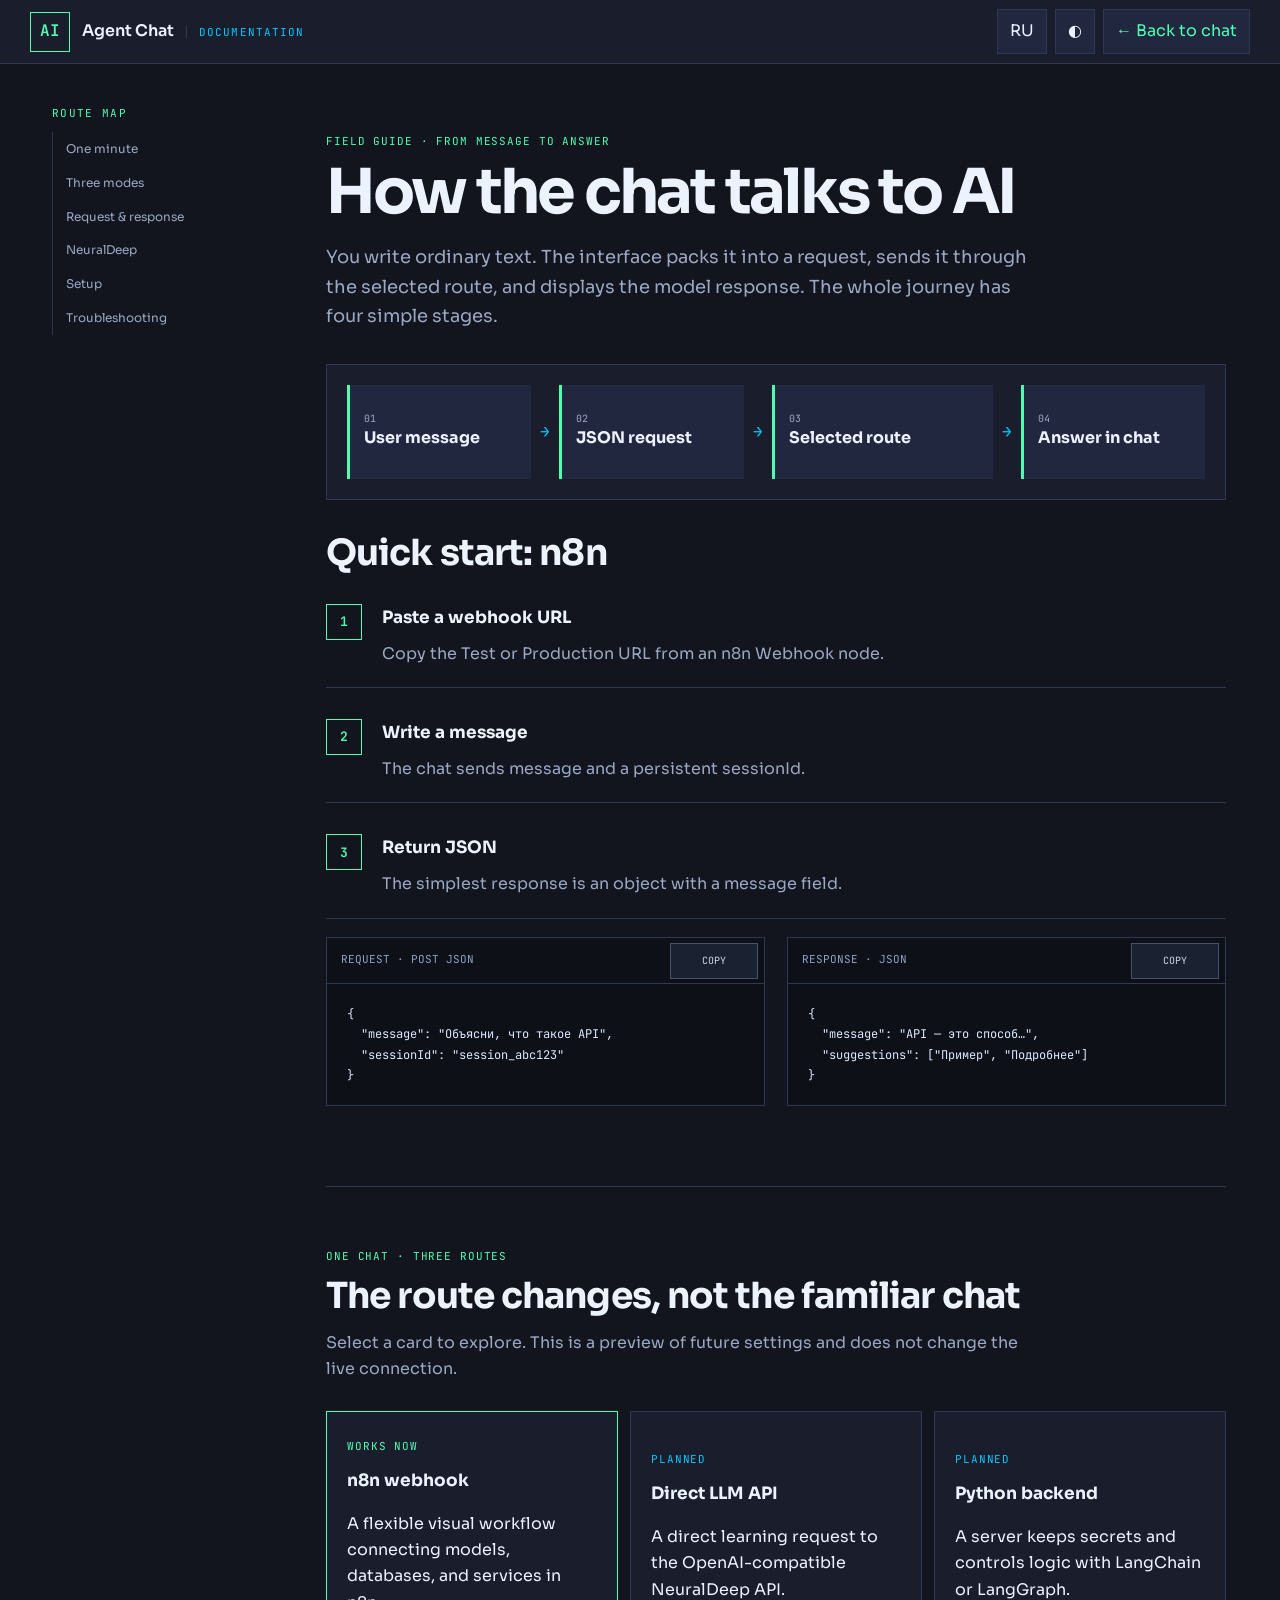
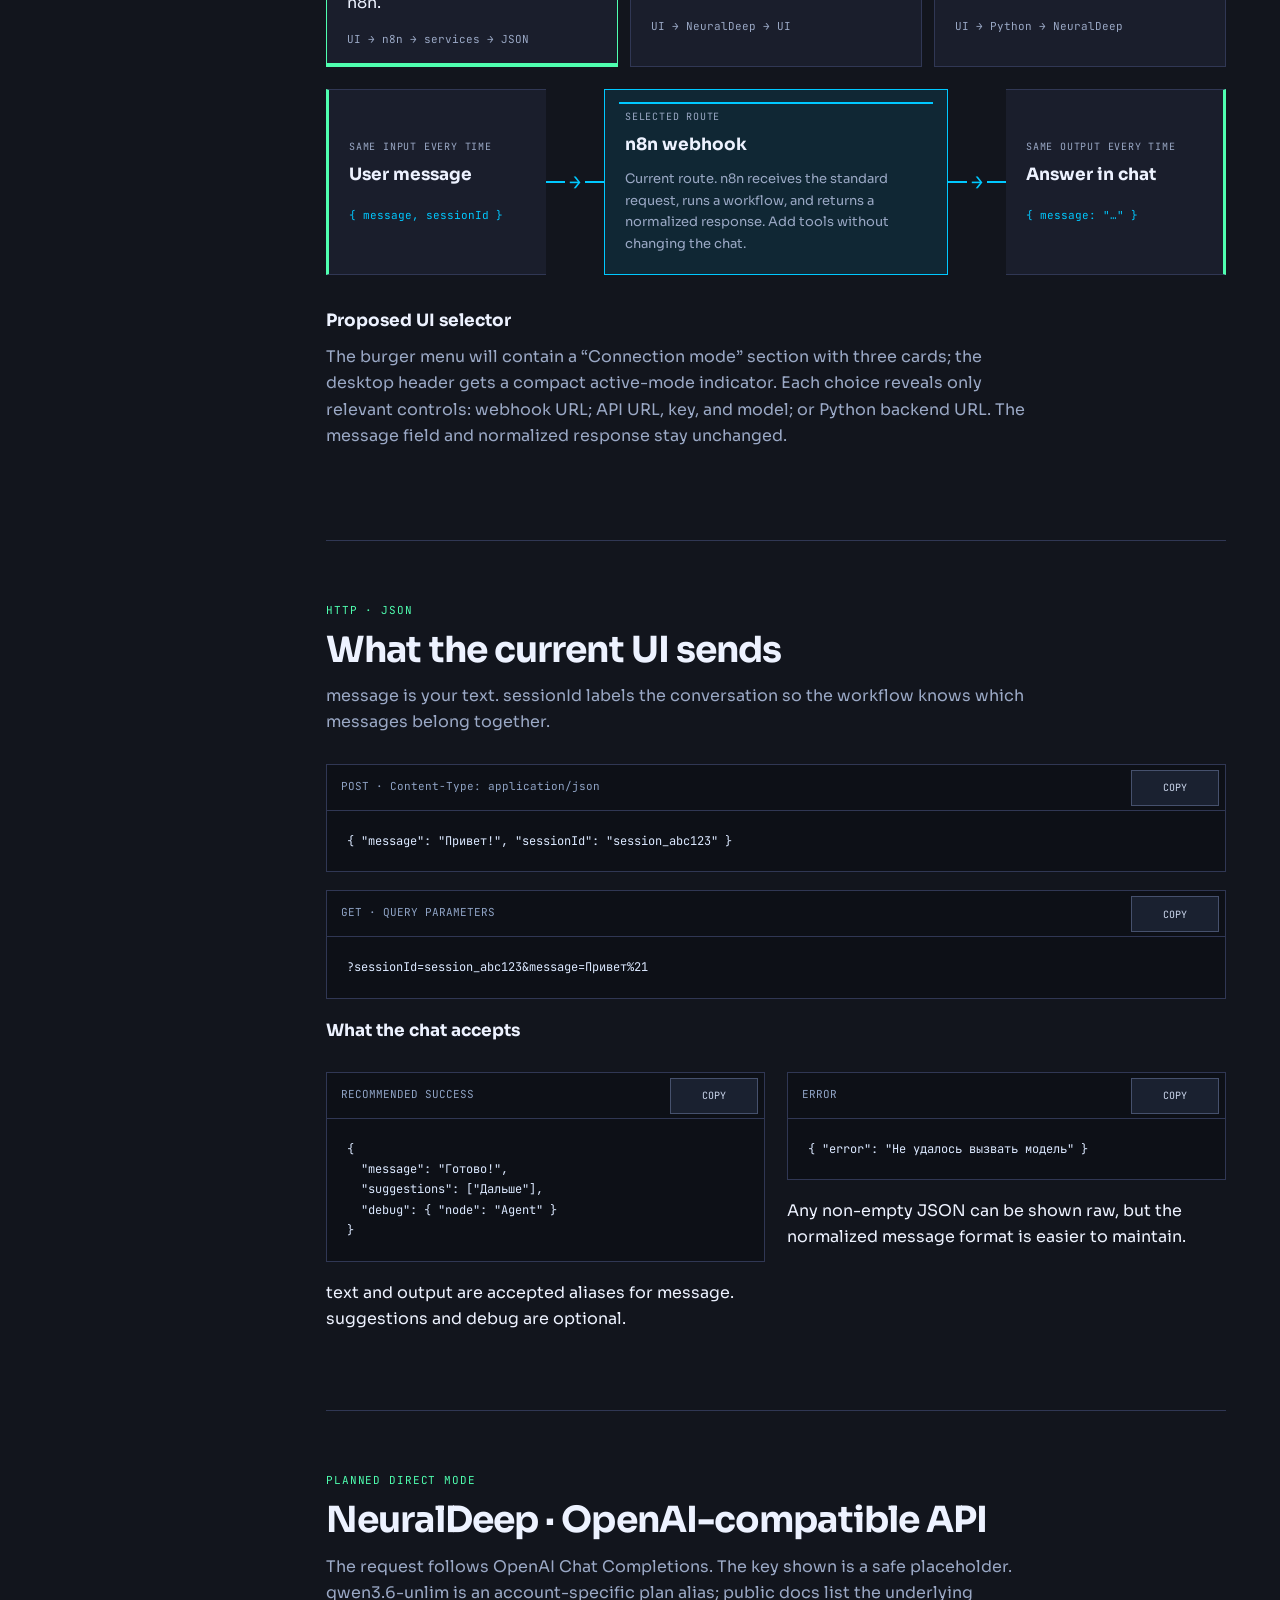
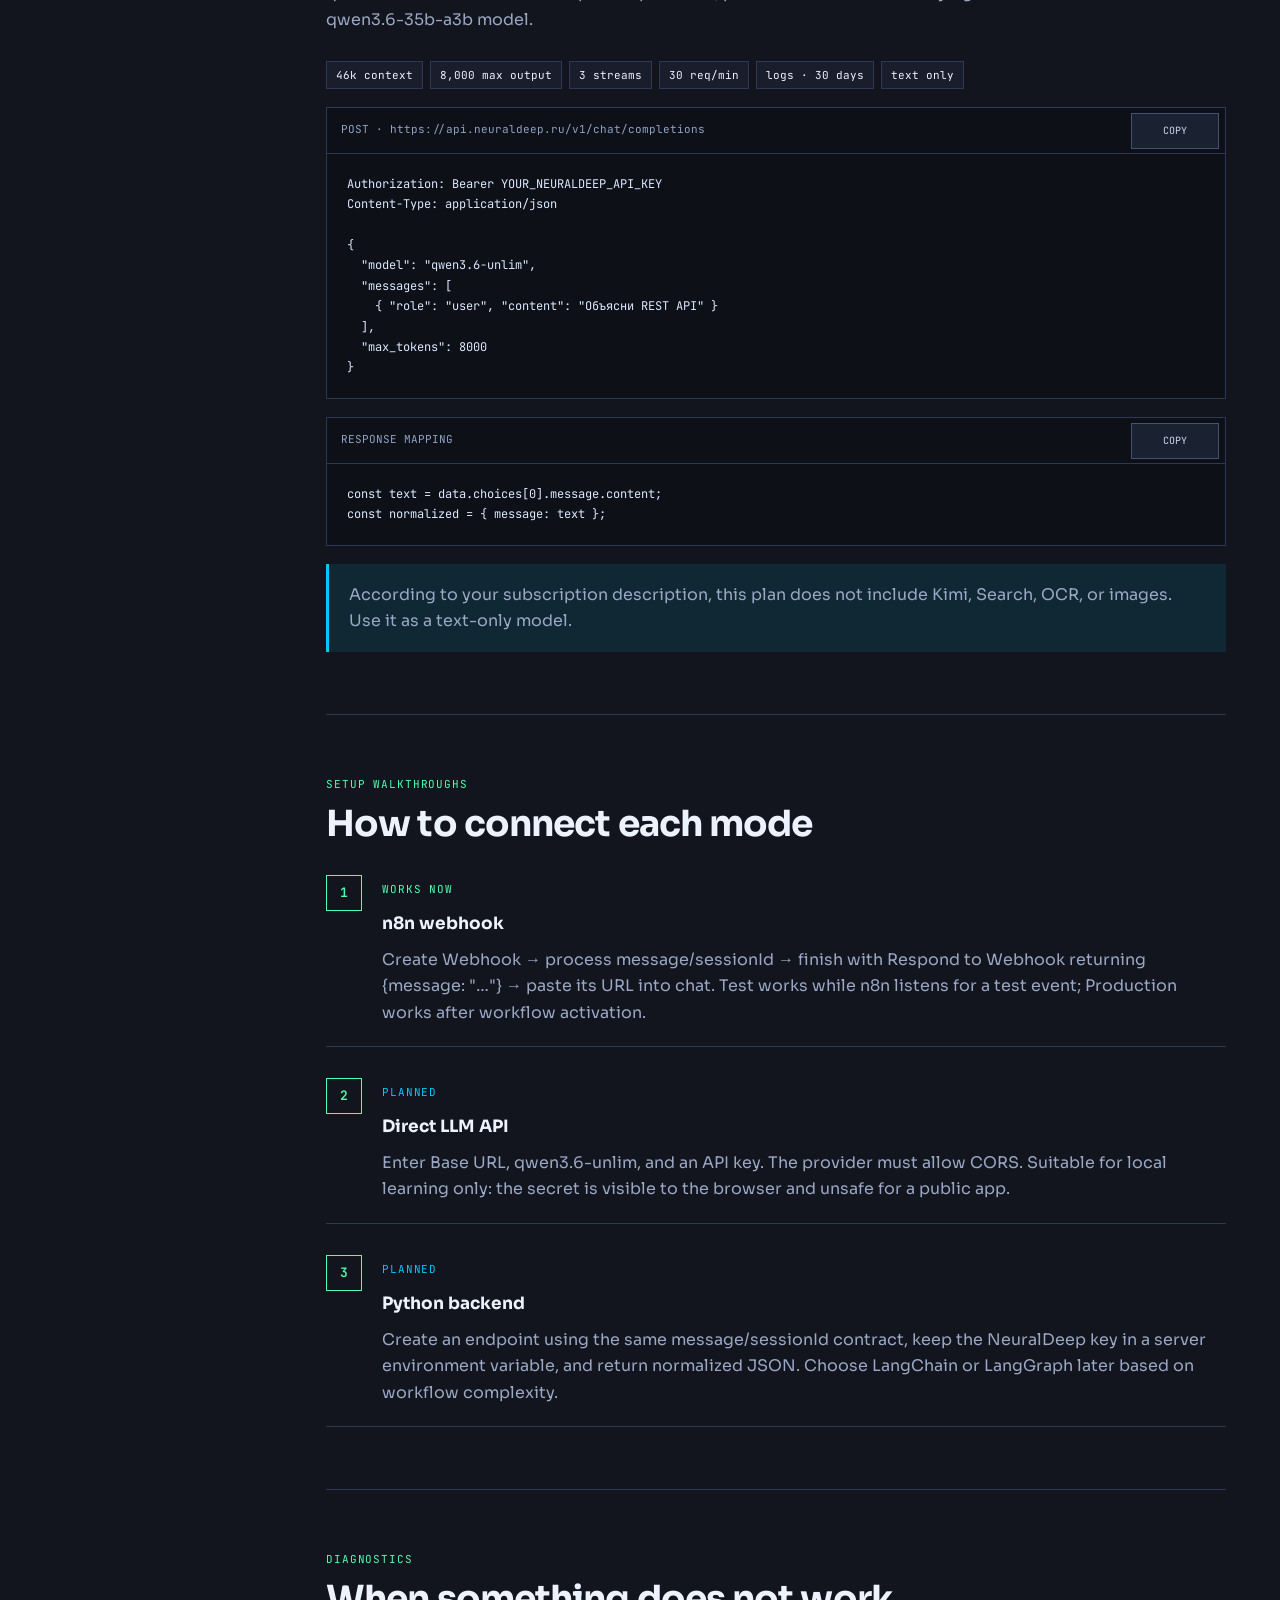
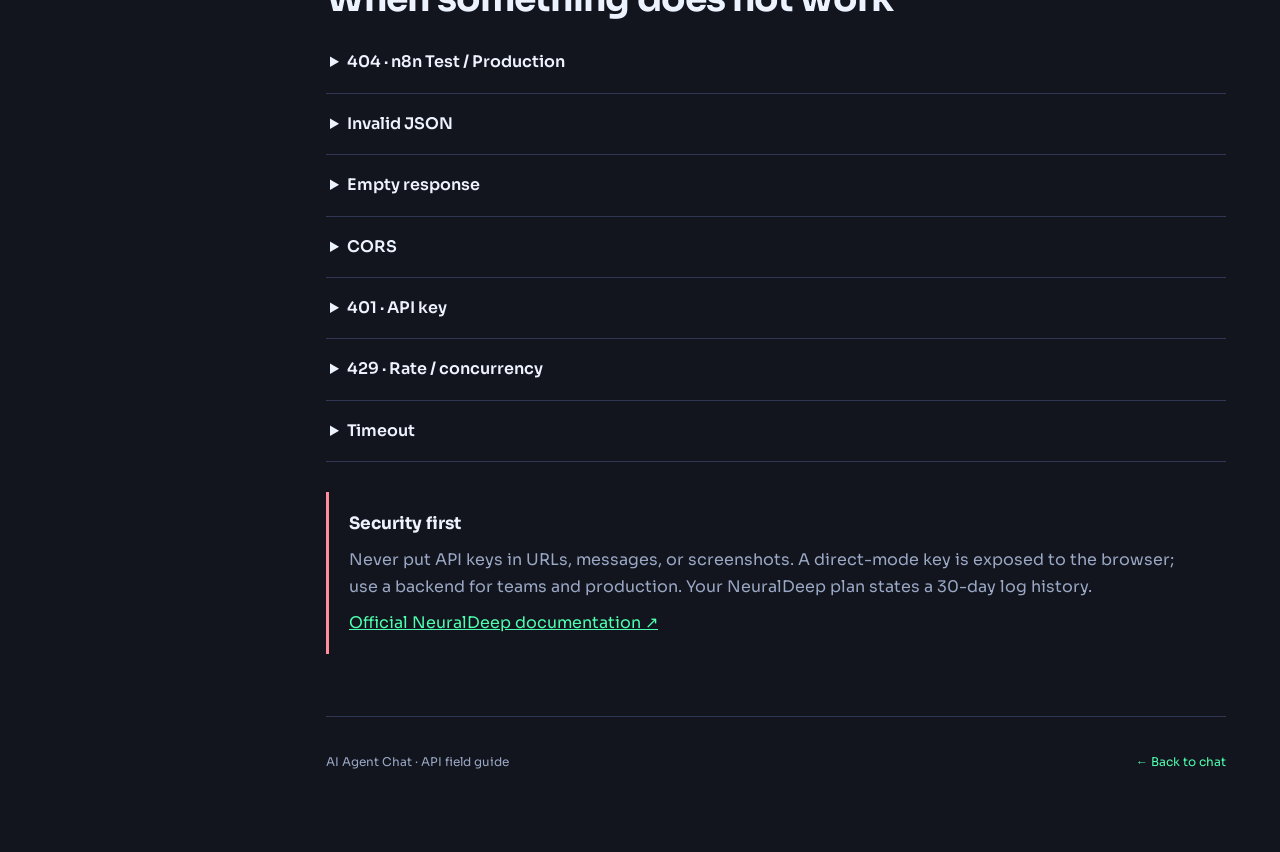
<file: frontend/documentation.html>
<!DOCTYPE html>
<html lang="ru" data-theme="dark">
<head>
<meta charset="UTF-8">
<meta name="viewport" content="width=device-width, initial-scale=1.0">
<title>Документация — AI Agent Chat</title>
<link rel="preconnect" href="https://fonts.googleapis.com">
<link href="https://fonts.googleapis.com/css2?family=JetBrains+Mono:wght@300;400;500;600&family=Sora:wght@300;400;600&display=swap" rel="stylesheet">
<style>
:root{--bg:#12151d;--surface:#1a1e2c;--surface2:#222740;--border:#303754;--accent:#4fffb0;--accent2:#00c8ff;--accent-dim:rgba(79,255,176,.12);--cyan-dim:rgba(0,200,255,.1);--text:#edf2ff;--muted:#9aa8c5;--code:#0d1017;--danger:#ff8d9b;--font-ui:'Sora',sans-serif;--font-mono:'JetBrains Mono',monospace}
html[data-theme="light"]{--bg:#eef1f9;--surface:#fff;--surface2:#f2f5fc;--border:#c4cfea;--accent:#008f5c;--accent2:#007fac;--accent-dim:rgba(0,143,92,.09);--cyan-dim:rgba(0,127,172,.08);--text:#192036;--muted:#5f6e8c;--code:#172033;--danger:#b92d49}
*{box-sizing:border-box}html{scroll-behavior:smooth;scroll-padding-top:84px}body{margin:0;background:var(--bg);color:var(--text);font-family:var(--font-ui);line-height:1.65}button,a{font:inherit}a{color:var(--accent)}:focus-visible{outline:3px solid var(--accent2);outline-offset:3px}
header{height:64px;position:sticky;top:0;z-index:20;display:flex;align-items:center;justify-content:space-between;padding:0 max(18px,calc((100vw - 1220px)/2));background:var(--surface);border-bottom:1px solid var(--border)}.brand{display:flex;align-items:center;gap:12px;color:var(--text);text-decoration:none;font-weight:600}.brand-mark{width:40px;height:40px;display:grid;place-items:center;border:1px solid var(--accent);color:var(--accent);font-family:var(--font-mono)}.page-label{font:11px var(--font-mono);color:var(--accent2);text-transform:uppercase;letter-spacing:.1em;border-left:1px solid var(--border);padding-left:12px}.controls{display:flex;align-items:center;gap:8px}.control,.back{min-height:40px;border:1px solid var(--border);background:var(--surface2);color:var(--text);padding:8px 12px;cursor:pointer;text-decoration:none;display:inline-flex;align-items:center}.back{color:var(--accent)}
.layout{max-width:1220px;margin:auto;padding:42px 22px 80px;display:grid;grid-template-columns:220px minmax(0,1fr);gap:54px}.toc{position:sticky;top:92px;align-self:start}.toc strong{display:block;font:11px var(--font-mono);color:var(--accent);letter-spacing:.12em;text-transform:uppercase;margin-bottom:12px}.toc a{display:block;color:var(--muted);text-decoration:none;font-size:12px;padding:7px 0;border-left:1px solid var(--border);padding-left:13px}.toc a:hover{color:var(--text);border-color:var(--accent)}main{min-width:0;max-width:900px}
.eyebrow,.tag{font:11px var(--font-mono);text-transform:uppercase;letter-spacing:.08em}.eyebrow{color:var(--accent);margin:0 0 12px}h1{font-size:clamp(34px,6vw,62px);line-height:1.05;letter-spacing:-.045em;margin:0 0 18px;max-width:800px}h2{font-size:clamp(24px,4vw,36px);line-height:1.15;letter-spacing:-.025em;margin:0 0 13px}h3{font-size:17px;margin:0 0 9px}.lead{font-size:18px;color:var(--muted);max-width:720px;margin:0 0 30px}.section{padding:62px 0;border-top:1px solid var(--border)}.section:first-of-type{border:0;padding-top:28px}.section-intro{color:var(--muted);max-width:710px;margin:0 0 28px}
.flow{display:grid;grid-template-columns:1fr auto 1fr auto 1.2fr auto 1fr;align-items:center;gap:9px;margin:32px 0;padding:20px;background:var(--surface);border:1px solid var(--border)}.flow-node{min-height:94px;padding:14px;display:flex;flex-direction:column;justify-content:center;border-left:3px solid var(--accent);background:var(--surface2)}.flow-node small{font:10px var(--font-mono);color:var(--muted);text-transform:uppercase}.flow-arrow{color:var(--accent2);font-family:var(--font-mono)}
.steps{counter-reset:step;display:grid;gap:14px}.step{counter-increment:step;display:grid;grid-template-columns:42px 1fr;gap:14px;padding:17px 0;border-bottom:1px solid var(--border)}.step:before{content:counter(step);width:34px;height:34px;display:grid;place-items:center;color:var(--accent);border:1px solid var(--accent);font:600 13px var(--font-mono)}.step p{margin:3px 0;color:var(--muted)}
.modes{display:grid;grid-template-columns:repeat(3,1fr);gap:12px}.mode{padding:20px;border:1px solid var(--border);background:var(--surface);cursor:pointer;color:inherit;text-align:left;min-height:190px}.mode:hover,.mode.active{border-color:var(--accent)}.mode.active{box-shadow:inset 0 -3px var(--accent)}.tag{display:inline-block;color:var(--accent2);margin-bottom:14px}.tag.now{color:var(--accent)}.mode-path{font:11px var(--font-mono);color:var(--muted);margin-top:16px}.route-diagram{margin-top:22px;display:grid;grid-template-columns:minmax(145px,.8fr) 58px minmax(210px,1.25fr) 58px minmax(145px,.8fr);align-items:stretch}.route-end,.route-stage{min-height:150px;padding:20px;display:flex;flex-direction:column;justify-content:center}.route-end{background:var(--surface);border-block:1px solid var(--border)}.route-end:first-child{border-left:3px solid var(--accent)}.route-end:last-child{border-right:3px solid var(--accent)}.route-end small,.route-stage small{font:10px var(--font-mono);color:var(--muted);text-transform:uppercase;letter-spacing:.08em;margin-bottom:8px}.route-end code{display:block;margin-top:8px;font-size:11px}.route-stage{position:relative;border:1px solid var(--accent2);background:var(--cyan-dim)}.route-stage:before{content:'';position:absolute;left:14px;right:14px;top:12px;border-top:2px solid var(--accent2)}.route-stage p{margin:0;color:var(--muted);font-size:13px}.route-rail{display:grid;place-items:center;color:var(--accent2);font:20px var(--font-mono);position:relative}.route-rail:before{content:'';position:absolute;left:0;right:0;border-top:2px solid var(--accent2)}.route-rail span{position:relative;background:var(--bg);padding:4px}
.codebox{position:relative;margin:18px 0;background:var(--code);border:1px solid var(--border);color:#dbe8ff}.code-label{min-height:46px;padding:14px 104px 10px 14px;border-bottom:1px solid #303754;color:#8fa3c5;font:11px var(--font-mono)}pre{margin:0;padding:20px;overflow:auto;font:12px/1.7 var(--font-mono);white-space:pre}.copy{position:absolute;right:6px;top:5px;min-height:36px;min-width:88px;border:1px solid #46516d;background:#1a2130;color:#cdd8ee;padding:7px 9px;font:10px var(--font-mono);cursor:pointer}.copy.done{color:var(--accent);border-color:var(--accent)}code{font-family:var(--font-mono);color:var(--accent2)}
.grid2{display:grid;grid-template-columns:1fr 1fr;gap:22px}.note{padding:18px 20px;border-left:3px solid var(--accent2);background:var(--cyan-dim)}.note.security{border-color:var(--danger);background:transparent}.note p{margin:0;color:var(--muted)}.facts{display:flex;flex-wrap:wrap;gap:7px;margin:18px 0}.fact{font:11px var(--font-mono);padding:6px 9px;border:1px solid var(--border);background:var(--surface)}details{border-bottom:1px solid var(--border)}summary{cursor:pointer;padding:17px 4px;font-weight:600}details p{color:var(--muted);margin:0;padding:0 4px 18px}.footer{padding-top:35px;border-top:1px solid var(--border);display:flex;justify-content:space-between;color:var(--muted);font-size:12px}.footer a{text-decoration:none}
@media(max-width:800px){.layout{display:block;padding-top:22px}.toc{position:static;display:flex;overflow:auto;gap:0;margin-bottom:28px;padding-bottom:8px}.toc strong{display:none}.toc a{white-space:nowrap;border-left:0;border-bottom:1px solid var(--border);padding:9px 13px}.modes,.grid2{grid-template-columns:1fr}.mode{min-height:0}.flow{grid-template-columns:1fr}.flow-arrow{text-align:center;transform:rotate(90deg)}.route-diagram{grid-template-columns:1fr}.route-rail{min-height:48px}.route-rail:before{left:50%;right:auto;top:0;bottom:0;border-top:0;border-left:2px solid var(--accent2)}.route-rail span{transform:rotate(90deg)}.route-end{border:1px solid var(--border)}.route-end:first-child{border-left:3px solid var(--accent)}.route-end:last-child{border-right:3px solid var(--accent)}.page-label{display:none}.section{padding:48px 0}}
@media(max-width:640px){header{height:auto;min-height:64px;padding:10px 14px;gap:8px}.brand span:not(.brand-mark){display:none}.back{font-size:0;min-width:40px;justify-content:center}.back:after{content:'←';font-size:18px}.controls{gap:5px}.control{padding:8px 10px;min-width:40px;justify-content:center}.layout{padding-inline:16px}h1{font-size:38px}.lead{font-size:16px}pre{font-size:11px;padding:17px}.footer{display:block}.footer a{display:inline-flex;align-items:center;min-height:44px;margin-top:12px}}
@media(max-width:400px){h1{font-size:33px}.section{padding:40px 0}.mode,.route-stage{padding:16px}.brand-mark{width:38px;height:38px}}
@media(prefers-reduced-motion:reduce){html{scroll-behavior:auto}*{transition:none!important}}
</style>
</head>
<body>
<header><a class="brand" href="index.html"><span class="brand-mark">AI</span><span>Agent Chat</span><span class="page-label" data-t="pageLabel">Документация</span></a><div class="controls"><button class="control" id="lang" type="button">EN</button><button class="control" id="theme" type="button" aria-label="Сменить тему">◐</button><a class="back" href="index.html" data-t="back">← В чат</a></div></header>
<div class="layout"><nav class="toc" aria-label="Содержание"><strong data-t="toc">Маршрут</strong><a href="#start" data-t="navStart">За минуту</a><a href="#routes" data-t="navRoutes">Три режима</a><a href="#contract" data-t="navContract">Запрос и ответ</a><a href="#neuraldeep">NeuralDeep</a><a href="#setup" data-t="navSetup">Настройка</a><a href="#help" data-t="navHelp">Ошибки</a></nav>
<main>
<section class="section" id="start"><p class="eyebrow" data-t="eyebrow">Полевой справочник · от сообщения до ответа</p><h1 data-t="title">Как чат общается с AI</h1><p class="lead" data-t="lead">Вы пишете обычный текст. Интерфейс упаковывает его в запрос, отправляет по выбранному маршруту и показывает ответ модели. Весь путь — четыре простых шага.</p>
<div class="flow"><div class="flow-node"><small>01</small><b data-t="flow1">Сообщение пользователя</b></div><span class="flow-arrow">→</span><div class="flow-node"><small>02</small><b data-t="flow2">JSON-запрос</b></div><span class="flow-arrow">→</span><div class="flow-node"><small>03</small><b data-t="flow3">Выбранный маршрут</b></div><span class="flow-arrow">→</span><div class="flow-node"><small>04</small><b data-t="flow4">Ответ в чате</b></div></div>
<h2 data-t="quickTitle">Быстрый старт: n8n</h2><div class="steps"><div class="step"><div><h3 data-t="q1h">Вставьте webhook URL</h3><p data-t="q1p">Возьмите Test или Production URL из узла Webhook в n8n.</p></div></div><div class="step"><div><h3 data-t="q2h">Напишите сообщение</h3><p data-t="q2p">Чат отправит message и постоянный sessionId.</p></div></div><div class="step"><div><h3 data-t="q3h">Верните JSON</h3><p data-t="q3p">Самый простой ответ: объект с полем message.</p></div></div></div>
<div class="grid2"><div class="codebox"><div class="code-label">REQUEST · POST JSON</div><button class="copy" type="button" data-copy>COPY</button><pre>{
  "message": "Объясни, что такое API",
  "sessionId": "session_abc123"
}</pre></div><div class="codebox"><div class="code-label">RESPONSE · JSON</div><button class="copy" type="button" data-copy>COPY</button><pre>{
  "message": "API — это способ…",
  "suggestions": ["Пример", "Подробнее"]
}</pre></div></div></section>

<section class="section" id="routes"><p class="eyebrow" data-t="routeEyebrow">Один чат · три маршрута</p><h2 data-t="routeTitle">Меняется путь, а не привычный чат</h2><p class="section-intro" data-t="routeIntro">Нажмите карточку: это только интерактивная схема будущих настроек, она не переключает реальное подключение.</p><div class="modes" role="tablist"><button class="mode active" role="tab" aria-selected="true" data-route="n8n"><span class="tag now" data-t="now">Работает сейчас</span><h3>n8n webhook</h3><p data-t="n8nDesc">Гибкий визуальный workflow: модель, базы и сервисы соединяются в n8n.</p><div class="mode-path">UI → n8n → services → JSON</div></button><button class="mode" role="tab" aria-selected="false" data-route="direct"><span class="tag" data-t="planned">Планируется</span><h3>Direct LLM API</h3><p data-t="directDesc">Прямой учебный запрос к OpenAI-совместимому API NeuralDeep.</p><div class="mode-path">UI → NeuralDeep → UI</div></button><button class="mode" role="tab" aria-selected="false" data-route="python"><span class="tag" data-t="planned">Планируется</span><h3>Python backend</h3><p data-t="pythonDesc">Сервер хранит ключи и управляет логикой через LangChain или LangGraph.</p><div class="mode-path">UI → Python → NeuralDeep</div></button></div><div class="route-diagram" aria-live="polite"><div class="route-end"><small data-t="diagramInput">Всегда одинаковый вход</small><h3 data-t="diagramMessage">Сообщение пользователя</h3><code>{ message, sessionId }</code></div><div class="route-rail"><span>→</span></div><div class="route-stage" id="route-panel" role="tabpanel"></div><div class="route-rail"><span>→</span></div><div class="route-end"><small data-t="diagramOutput">Всегда одинаковый выход</small><h3 data-t="diagramAnswer">Ответ в чате</h3><code>{ message: "…" }</code></div></div>
<h3 style="margin-top:32px" data-t="switchTitle">Концепт переключателя в UI</h3><p class="section-intro" data-t="switchText">В бургер-меню появится раздел «Режим подключения» с тремя карточками, а в десктопной шапке — компактный индикатор активного режима. После выбора видны только нужные поля: webhook URL; либо API URL, ключ и модель; либо URL Python-бэкенда. Поле сообщения и формат ответа не меняются.</p></section>

<section class="section" id="contract"><p class="eyebrow">HTTP · JSON</p><h2 data-t="contractTitle">Что именно отправляет текущий UI</h2><p class="section-intro" data-t="contractIntro"><code>message</code> — ваш текст. <code>sessionId</code> — метка разговора: по ней workflow понимает, какие сообщения относятся к одному диалогу.</p><div class="codebox"><div class="code-label">POST · Content-Type: application/json</div><button class="copy" type="button" data-copy>COPY</button><pre>{ "message": "Привет!", "sessionId": "session_abc123" }</pre></div><div class="codebox"><div class="code-label">GET · QUERY PARAMETERS</div><button class="copy" type="button" data-copy>COPY</button><pre>?sessionId=session_abc123&amp;message=Привет%21</pre></div><h3 data-t="accepted">Какой ответ принимает чат</h3><div class="grid2"><div><div class="codebox"><div class="code-label">RECOMMENDED SUCCESS</div><button class="copy" type="button" data-copy>COPY</button><pre>{
  "message": "Готово!",
  "suggestions": ["Дальше"],
  "debug": { "node": "Agent" }
}</pre></div><p data-t="aliases">Вместо message допустимы алиасы text или output. suggestions и debug необязательны.</p></div><div><div class="codebox"><div class="code-label">ERROR</div><button class="copy" type="button" data-copy>COPY</button><pre>{ "error": "Не удалось вызвать модель" }</pre></div><p data-t="raw">Любой непустой JSON чат может показать как есть, но единый формат с message проще поддерживать.</p></div></div></section>

<section class="section" id="neuraldeep"><p class="eyebrow" data-t="plannedEyebrow">Планируемый прямой режим</p><h2>NeuralDeep · OpenAI-compatible API</h2><p class="section-intro" data-t="ndIntro">Запрос похож на OpenAI Chat Completions. Ключ ниже — только безопасный заполнитель. Тарифное имя qwen3.6-unlim привязано к вашему аккаунту; в публичной документации базовая модель указана как qwen3.6-35b-a3b.</p><div class="facts"><span class="fact">46k context</span><span class="fact">8,000 max output</span><span class="fact">3 streams</span><span class="fact">30 req/min</span><span class="fact">logs · 30 days</span><span class="fact" data-t="textOnly">только текст</span></div><div class="codebox"><div class="code-label">POST · https://api.neuraldeep.ru/v1/chat/completions</div><button class="copy" type="button" data-copy>COPY</button><pre>Authorization: Bearer YOUR_NEURALDEEP_API_KEY
Content-Type: application/json

{
  "model": "qwen3.6-unlim",
  "messages": [
    { "role": "user", "content": "Объясни REST API" }
  ],
  "max_tokens": 8000
}</pre></div><div class="codebox"><div class="code-label">RESPONSE MAPPING</div><button class="copy" type="button" data-copy>COPY</button><pre>const text = data.choices[0].message.content;
const normalized = { message: text };</pre></div><div class="note"><p data-t="tariffNote">По описанию вашей подписки этот тариф не включает Kimi, Search, OCR и изображения. Используйте его как текстовую модель.</p></div></section>

<section class="section" id="setup"><p class="eyebrow" data-t="walkthrough">Пошаговая настройка</p><h2 data-t="setupTitle">Как подключить каждый режим</h2><div class="steps"><div class="step"><div><span class="tag now" data-t="now">Работает сейчас</span><h3>n8n webhook</h3><p data-t="setupN8n">Создайте Webhook → обработайте message/sessionId → завершите Respond to Webhook объектом {message: "…"} → вставьте URL в чат. Test URL работает, пока workflow слушает тест; Production — после активации workflow.</p></div></div><div class="step"><div><span class="tag" data-t="planned">Планируется</span><h3>Direct LLM API</h3><p data-t="setupDirect">Укажите Base URL, модель qwen3.6-unlim и API key. Провайдер должен разрешать CORS. Подходит для локального обучения: секрет виден браузеру и не подходит для публичного приложения.</p></div></div><div class="step"><div><span class="tag" data-t="planned">Планируется</span><h3>Python backend</h3><p data-t="setupPython">Создайте endpoint с тем же контрактом message/sessionId, храните ключ NeuralDeep в переменной окружения сервера и возвращайте нормализованный JSON. LangChain или LangGraph выбирайте позже по сложности процесса.</p></div></div></div></section>

<section class="section" id="help"><p class="eyebrow" data-t="diagnostics">Диагностика</p><h2 data-t="helpTitle">Если что-то не работает</h2><details><summary>404 · n8n Test / Production</summary><p data-t="h404">Test webhook должен быть запущен в режиме ожидания. Production URL доступен только у активированного workflow. Проверьте часть /webhook-test/ или /webhook/.</p></details><details><summary>Invalid JSON</summary><p data-t="hJson">Убедитесь, что ответ — корректный JSON, Content-Type равен application/json, а строки заключены в двойные кавычки.</p></details><details><summary data-t="hEmptyTitle">Пустой ответ</summary><p data-t="hEmpty">Верните непустое поле message, text или output. Проверьте выражение в узле Respond to Webhook.</p></details><details><summary>CORS</summary><p data-t="hCors">Браузер блокирует прямой запрос, если сервер не разрешил origin страницы. Настройте CORS у провайдера или используйте Python backend.</p></details><details><summary>401 · API key</summary><p data-t="h401">Проверьте ключ и заголовок Authorization: Bearer …. Никогда не добавляйте ключ в URL.</p></details><details><summary>429 · Rate / concurrency</summary><p data-t="h429">Тариф допускает 30 запросов в минуту и 3 одновременных потока. Подождите завершения запросов и повторите позже.</p></details><details><summary>Timeout</summary><p data-t="hTimeout">Запрос выполнялся слишком долго. Проверьте логи выбранного маршрута и попробуйте более короткий запрос.</p></details>
<div class="note security" style="margin-top:30px"><h3 data-t="security">Безопасность прежде всего</h3><p data-t="securityText">Не помещайте API-ключ в URL, сообщения или скриншоты. В прямом режиме ключ доступен браузеру; для команды и production используйте backend. По вашему тарифу NeuralDeep хранит историю логов 30 дней.</p><p style="margin-top:10px"><a href="https://neuraldeep.ru/docs" target="_blank" rel="noopener" data-t="official">Официальная документация NeuralDeep ↗</a></p></div></section>
<footer class="footer"><span>AI Agent Chat · API field guide</span><a href="index.html" data-t="footerBack">← Вернуться в чат</a></footer>
</main></div>
<script>
const copyLabel={ru:['КОПИРОВАТЬ','СКОПИРОВАНО'],en:['COPY','COPIED']};
const tx={
ru:{pageLabel:'Документация',back:'← В чат',toc:'Маршрут',navStart:'За минуту',navRoutes:'Три режима',navContract:'Запрос и ответ',navSetup:'Настройка',navHelp:'Ошибки',eyebrow:'Полевой справочник · от сообщения до ответа',title:'Как чат общается с AI',lead:'Вы пишете обычный текст. Интерфейс упаковывает его в запрос, отправляет по выбранному маршруту и показывает ответ модели. Весь путь — четыре простых шага.',flow1:'Сообщение пользователя',flow2:'JSON-запрос',flow3:'Выбранный маршрут',flow4:'Ответ в чате',quickTitle:'Быстрый старт: n8n',q1h:'Вставьте webhook URL',q1p:'Возьмите Test или Production URL из узла Webhook в n8n.',q2h:'Напишите сообщение',q2p:'Чат отправит message и постоянный sessionId.',q3h:'Верните JSON',q3p:'Самый простой ответ: объект с полем message.',routeEyebrow:'Один чат · три маршрута',routeTitle:'Меняется путь, а не привычный чат',routeIntro:'Нажмите карточку: это только интерактивная схема будущих настроек, она не переключает реальное подключение.',now:'Работает сейчас',planned:'Планируется',n8nDesc:'Гибкий визуальный workflow: модель, базы и сервисы соединяются в n8n.',directDesc:'Прямой учебный запрос к OpenAI-совместимому API NeuralDeep.',pythonDesc:'Сервер хранит ключи и управляет логикой через LangChain или LangGraph.',switchTitle:'Концепт переключателя в UI',switchText:'В бургер-меню появится раздел «Режим подключения» с тремя карточками, а в десктопной шапке — компактный индикатор активного режима. После выбора видны только нужные поля: webhook URL; либо API URL, ключ и модель; либо URL Python-бэкенда. Поле сообщения и формат ответа не меняются.',contractTitle:'Что именно отправляет текущий UI',contractIntro:'message — ваш текст. sessionId — метка разговора: по ней workflow понимает, какие сообщения относятся к одному диалогу.',accepted:'Какой ответ принимает чат',aliases:'Вместо message допустимы алиасы text или output. suggestions и debug необязательны.',raw:'Любой непустой JSON чат может показать как есть, но единый формат с message проще поддерживать.',plannedEyebrow:'Планируемый прямой режим',ndIntro:'Запрос похож на OpenAI Chat Completions. Ключ ниже — только безопасный заполнитель. Тарифное имя qwen3.6-unlim привязано к вашему аккаунту; в публичной документации базовая модель указана как qwen3.6-35b-a3b.',textOnly:'только текст',tariffNote:'По описанию вашей подписки этот тариф не включает Kimi, Search, OCR и изображения. Используйте его как текстовую модель.',walkthrough:'Пошаговая настройка',setupTitle:'Как подключить каждый режим',setupN8n:'Создайте Webhook → обработайте message/sessionId → завершите Respond to Webhook объектом {message: "…"} → вставьте URL в чат. Test URL работает, пока workflow слушает тест; Production — после активации workflow.',setupDirect:'Укажите Base URL, модель qwen3.6-unlim и API key. Провайдер должен разрешать CORS. Подходит для локального обучения: секрет виден браузеру и не подходит для публичного приложения.',setupPython:'Создайте endpoint с тем же контрактом message/sessionId, храните ключ NeuralDeep в переменной окружения сервера и возвращайте нормализованный JSON. LangChain или LangGraph выбирайте позже по сложности процесса.',diagnostics:'Диагностика',helpTitle:'Если что-то не работает',h404:'Test webhook должен быть запущен в режиме ожидания. Production URL доступен только у активированного workflow. Проверьте часть /webhook-test/ или /webhook/.',hJson:'Убедитесь, что ответ — корректный JSON, Content-Type равен application/json, а строки заключены в двойные кавычки.',hEmptyTitle:'Пустой ответ',hEmpty:'Верните непустое поле message, text или output. Проверьте выражение в узле Respond to Webhook.',hCors:'Браузер блокирует прямой запрос, если сервер не разрешил origin страницы. Настройте CORS у провайдера или используйте Python backend.',h401:'Проверьте ключ и заголовок Authorization: Bearer …. Никогда не добавляйте ключ в URL.',h429:'Тариф допускает 30 запросов в минуту и 3 одновременных потока. Подождите завершения запросов и повторите позже.',hTimeout:'Запрос выполнялся слишком долго. Проверьте логи выбранного маршрута и попробуйте более короткий запрос.',security:'Безопасность прежде всего',securityText:'Не помещайте API-ключ в URL, сообщения или скриншоты. В прямом режиме ключ доступен браузеру; для команды и production используйте backend. По вашему тарифу NeuralDeep хранит историю логов 30 дней.',official:'Официальная документация NeuralDeep ↗',footerBack:'← Вернуться в чат'},
en:{pageLabel:'Documentation',back:'← Back to chat',toc:'Route map',navStart:'One minute',navRoutes:'Three modes',navContract:'Request & response',navSetup:'Setup',navHelp:'Troubleshooting',eyebrow:'Field guide · from message to answer',title:'How the chat talks to AI',lead:'You write ordinary text. The interface packs it into a request, sends it through the selected route, and displays the model response. The whole journey has four simple stages.',flow1:'User message',flow2:'JSON request',flow3:'Selected route',flow4:'Answer in chat',quickTitle:'Quick start: n8n',q1h:'Paste a webhook URL',q1p:'Copy the Test or Production URL from an n8n Webhook node.',q2h:'Write a message',q2p:'The chat sends message and a persistent sessionId.',q3h:'Return JSON',q3p:'The simplest response is an object with a message field.',routeEyebrow:'One chat · three routes',routeTitle:'The route changes, not the familiar chat',routeIntro:'Select a card to explore. This is a preview of future settings and does not change the live connection.',now:'Works now',planned:'Planned',n8nDesc:'A flexible visual workflow connecting models, databases, and services in n8n.',directDesc:'A direct learning request to the OpenAI-compatible NeuralDeep API.',pythonDesc:'A server keeps secrets and controls logic with LangChain or LangGraph.',switchTitle:'Proposed UI selector',switchText:'The burger menu will contain a “Connection mode” section with three cards; the desktop header gets a compact active-mode indicator. Each choice reveals only relevant controls: webhook URL; API URL, key, and model; or Python backend URL. The message field and normalized response stay unchanged.',contractTitle:'What the current UI sends',contractIntro:'message is your text. sessionId labels the conversation so the workflow knows which messages belong together.',accepted:'What the chat accepts',aliases:'text and output are accepted aliases for message. suggestions and debug are optional.',raw:'Any non-empty JSON can be shown raw, but the normalized message format is easier to maintain.',plannedEyebrow:'Planned direct mode',ndIntro:'The request follows OpenAI Chat Completions. The key shown is a safe placeholder. qwen3.6-unlim is an account-specific plan alias; public docs list the underlying qwen3.6-35b-a3b model.',textOnly:'text only',tariffNote:'According to your subscription description, this plan does not include Kimi, Search, OCR, or images. Use it as a text-only model.',walkthrough:'Setup walkthroughs',setupTitle:'How to connect each mode',setupN8n:'Create Webhook → process message/sessionId → finish with Respond to Webhook returning {message: "…"} → paste its URL into chat. Test works while n8n listens for a test event; Production works after workflow activation.',setupDirect:'Enter Base URL, qwen3.6-unlim, and an API key. The provider must allow CORS. Suitable for local learning only: the secret is visible to the browser and unsafe for a public app.',setupPython:'Create an endpoint using the same message/sessionId contract, keep the NeuralDeep key in a server environment variable, and return normalized JSON. Choose LangChain or LangGraph later based on workflow complexity.',diagnostics:'Diagnostics',helpTitle:'When something does not work',h404:'A Test webhook must be actively listening. A Production URL works only for an activated workflow. Check /webhook-test/ versus /webhook/.',hJson:'Ensure the response is valid JSON, Content-Type is application/json, and strings use double quotes.',hEmptyTitle:'Empty response',hEmpty:'Return a non-empty message, text, or output field. Check the expression in Respond to Webhook.',hCors:'The browser blocks a direct request unless the server allows this page origin. Configure provider CORS or use a Python backend.',h401:'Check the key and Authorization: Bearer … header. Never place a key in the URL.',h429:'The plan permits 30 requests per minute and 3 concurrent streams. Wait for running requests and retry later.',hTimeout:'The request took too long. Inspect logs for the selected route and retry with a shorter request.',security:'Security first',securityText:'Never put API keys in URLs, messages, or screenshots. A direct-mode key is exposed to the browser; use a backend for teams and production. Your NeuralDeep plan states a 30-day log history.',official:'Official NeuralDeep documentation ↗',footerBack:'← Back to chat'}};
const routeText={ru:{n8n:'Текущий путь. n8n принимает единый запрос, запускает workflow и возвращает нормализованный ответ. Удобно подключать инструменты без изменения чата.',direct:'Самый короткий путь для учебных экспериментов. Нужны API key и CORS; ключ остается доступен в браузере.',python:'Рекомендуемый путь для production и командной работы. Секреты остаются на сервере; чат получает тот же простой JSON.'},en:{n8n:'Current route. n8n receives the standard request, runs a workflow, and returns a normalized response. Add tools without changing the chat.',direct:'The shortest route for local learning experiments. It requires an API key and CORS; the key remains exposed to the browser.',python:'Recommended for production and teams. Secrets stay server-side while the chat receives the same simple JSON.'}};
tx.ru.diagramInput='Всегда одинаковый вход';tx.ru.diagramMessage='Сообщение пользователя';tx.ru.diagramOutput='Всегда одинаковый выход';tx.ru.diagramAnswer='Ответ в чате';
tx.en.diagramInput='Same input every time';tx.en.diagramMessage='User message';tx.en.diagramOutput='Same output every time';tx.en.diagramAnswer='Answer in chat';
let lang=localStorage.getItem('n8n_lang')|| (navigator.language.startsWith('ru')?'ru':'en');let activeRoute='n8n';
function applyLang(l){lang=l;localStorage.setItem('n8n_lang',l);document.documentElement.lang=l;document.querySelectorAll('[data-t]').forEach(el=>{const v=tx[l][el.dataset.t];if(v)el.textContent=v});document.getElementById('lang').textContent=l==='ru'?'EN':'RU';document.title=(l==='ru'?'Документация':'Documentation')+' — AI Agent Chat';renderRoute();document.querySelectorAll('[data-copy]').forEach(b=>b.textContent=copyLabel[l][0])}
function renderRoute(){const names={n8n:'n8n webhook',direct:'Direct LLM API',python:'Python backend'};document.getElementById('route-panel').innerHTML='<small>'+(lang==='ru'?'Выбранный маршрут':'Selected route')+'</small><h3>'+names[activeRoute]+'</h3><p>'+routeText[lang][activeRoute]+'</p>'}
document.getElementById('lang').onclick=()=>applyLang(lang==='ru'?'en':'ru');document.querySelectorAll('.mode').forEach(b=>b.onclick=()=>{activeRoute=b.dataset.route;document.querySelectorAll('.mode').forEach(x=>{const on=x===b;x.classList.toggle('active',on);x.setAttribute('aria-selected',on)});renderRoute()});
let theme=localStorage.getItem('n8n_theme')||'dark';function applyTheme(v){theme=v;document.documentElement.dataset.theme=v;localStorage.setItem('n8n_theme',v)}document.getElementById('theme').onclick=()=>applyTheme(theme==='dark'?'light':'dark');
document.querySelectorAll('[data-copy]').forEach(b=>b.onclick=async()=>{const value=b.parentElement.querySelector('pre').innerText;try{await navigator.clipboard.writeText(value)}catch(e){const t=document.createElement('textarea');t.value=value;document.body.append(t);t.select();document.execCommand('copy');t.remove()}b.textContent=copyLabel[lang][1];b.classList.add('done');setTimeout(()=>{b.textContent=copyLabel[lang][0];b.classList.remove('done')},1600)});applyTheme(theme);applyLang(lang);
</script>
</body>
</html>
</file>
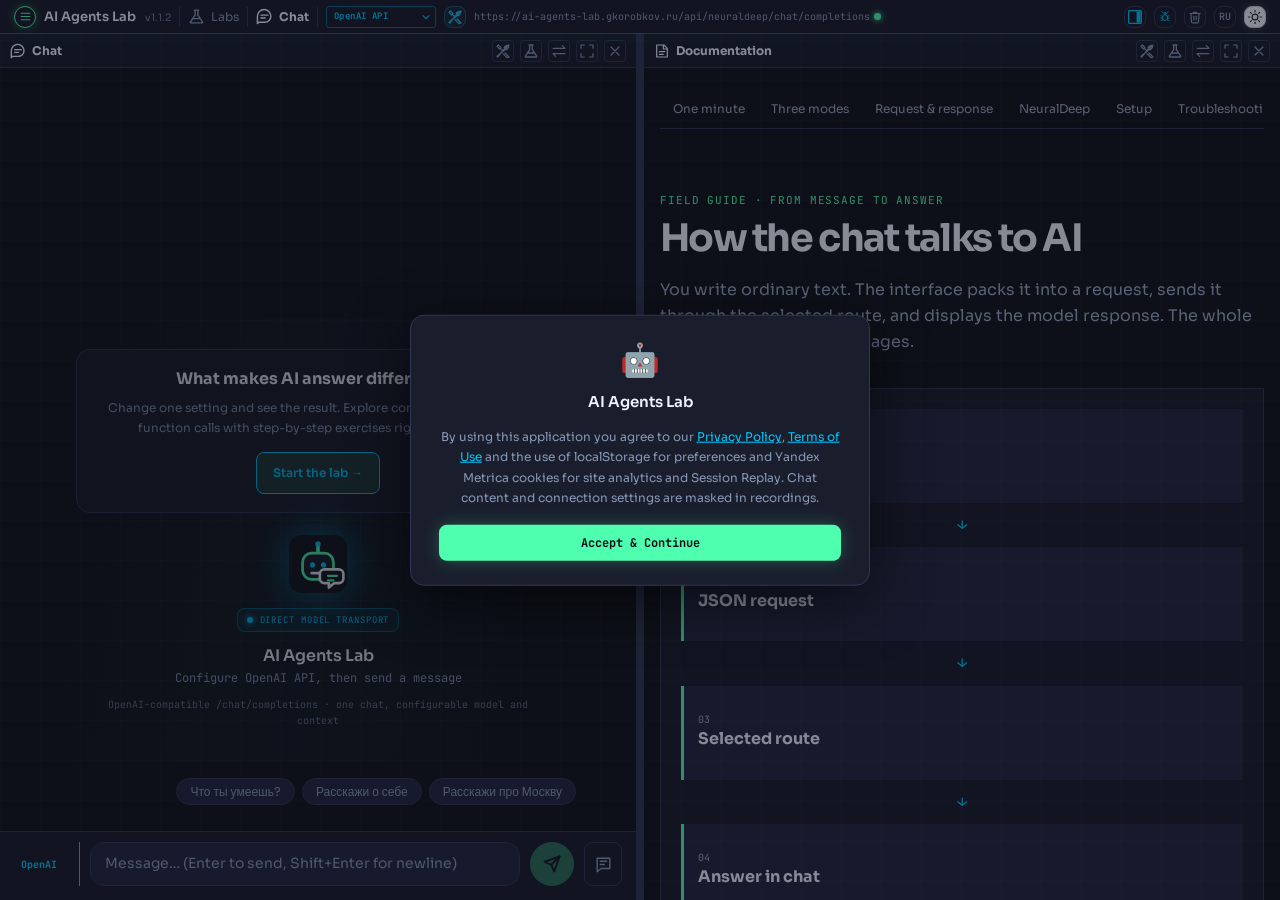
<file: ui/documentation.html>
<!DOCTYPE html>
<html lang="ru" data-theme="dark">
<head>
<meta charset="UTF-8">
<meta name="viewport" content="width=device-width, initial-scale=1.0">
<title>Документация — AI Agents Lab</title>
<link rel="preconnect" href="https://fonts.googleapis.com">
<link href="https://fonts.googleapis.com/css2?family=JetBrains+Mono:wght@300;400;500;600&family=Sora:wght@300;400;600&display=swap" rel="stylesheet">
<style>
:root{--bg:#12151d;--surface:#1a1e2c;--surface2:#222740;--border:#303754;--accent:#4fffb0;--accent2:#00c8ff;--accent-dim:rgba(79,255,176,.12);--cyan-dim:rgba(0,200,255,.1);--text:#edf2ff;--muted:#9aa8c5;--code:#0d1017;--danger:#ff8d9b;--font-ui:'Sora',sans-serif;--font-mono:'JetBrains Mono',monospace}
html[data-theme="light"]{--bg:#eef1f9;--surface:#fff;--surface2:#f2f5fc;--border:#c4cfea;--accent:#008f5c;--accent2:#007fac;--accent-dim:rgba(0,143,92,.09);--cyan-dim:rgba(0,127,172,.08);--text:#192036;--muted:#5f6e8c;--code:#172033;--danger:#b92d49}
*{box-sizing:border-box}html{scroll-behavior:smooth;scroll-padding-top:84px}body{margin:0;background:var(--bg);color:var(--text);font-family:var(--font-ui);line-height:1.65}button,a{font:inherit}a{color:var(--accent)}:focus-visible{outline:3px solid var(--accent2);outline-offset:3px}
header{height:64px;position:sticky;top:0;z-index:20;display:flex;align-items:center;justify-content:space-between;padding:0 max(18px,calc((100vw - 1220px)/2));background:var(--surface);border-bottom:1px solid var(--border)}.brand{display:flex;align-items:center;gap:12px;color:var(--text);text-decoration:none;font-weight:600}.brand-mark{width:40px;height:40px;display:grid;place-items:center;border:1px solid var(--accent);color:var(--accent);font-family:var(--font-mono)}.page-label{font:11px var(--font-mono);color:var(--accent2);text-transform:uppercase;letter-spacing:.1em;border-left:1px solid var(--border);padding-left:12px}.controls{display:flex;align-items:center;gap:8px}.control,.back{min-height:40px;border:1px solid var(--border);background:var(--surface2);color:var(--text);padding:8px 12px;cursor:pointer;text-decoration:none;display:inline-flex;align-items:center}.back{color:var(--accent)}
.layout{max-width:1220px;margin:auto;padding:42px 22px 80px;display:grid;grid-template-columns:220px minmax(0,1fr);gap:54px}.toc{position:sticky;top:92px;align-self:start}.toc strong{display:block;font:11px var(--font-mono);color:var(--accent);letter-spacing:.12em;text-transform:uppercase;margin-bottom:12px}.toc a{display:block;color:var(--muted);text-decoration:none;font-size:12px;padding:7px 0;border-left:1px solid var(--border);padding-left:13px}.toc a:hover{color:var(--text);border-color:var(--accent)}main{min-width:0;max-width:900px}
.eyebrow,.tag{font:11px var(--font-mono);text-transform:uppercase;letter-spacing:.08em}.eyebrow{color:var(--accent);margin:0 0 12px}h1{font-size:clamp(34px,6vw,62px);line-height:1.05;letter-spacing:-.045em;margin:0 0 18px;max-width:800px}h2{font-size:clamp(24px,4vw,36px);line-height:1.15;letter-spacing:-.025em;margin:0 0 13px}h3{font-size:17px;margin:0 0 9px}.lead{font-size:18px;color:var(--muted);max-width:720px;margin:0 0 30px}.section{padding:62px 0;border-top:1px solid var(--border)}.section:first-of-type{border:0;padding-top:28px}.section-intro{color:var(--muted);max-width:710px;margin:0 0 28px}
.flow{display:grid;grid-template-columns:1fr auto 1fr auto 1.2fr auto 1fr;align-items:center;gap:9px;margin:32px 0;padding:20px;background:var(--surface);border:1px solid var(--border)}.flow-node{min-height:94px;padding:14px;display:flex;flex-direction:column;justify-content:center;border-left:3px solid var(--accent);background:var(--surface2)}.flow-node small{font:10px var(--font-mono);color:var(--muted);text-transform:uppercase}.flow-arrow{color:var(--accent2);font-family:var(--font-mono)}
.steps{counter-reset:step;display:grid;gap:14px}.step{counter-increment:step;display:grid;grid-template-columns:42px 1fr;gap:14px;padding:17px 0;border-bottom:1px solid var(--border)}.step:before{content:counter(step);width:34px;height:34px;display:grid;place-items:center;color:var(--accent);border:1px solid var(--accent);font:600 13px var(--font-mono)}.step p{margin:3px 0;color:var(--muted)}
.modes{display:grid;grid-template-columns:repeat(3,1fr);gap:12px}.mode{padding:20px;border:1px solid var(--border);background:var(--surface);cursor:pointer;color:inherit;text-align:left;min-height:190px}.mode:hover,.mode.active{border-color:var(--accent)}.mode.active{box-shadow:inset 0 -3px var(--accent)}.tag{display:inline-block;color:var(--accent2);margin-bottom:14px}.tag.now{color:var(--accent)}.mode-path{font:11px var(--font-mono);color:var(--muted);margin-top:16px}.route-diagram{margin-top:22px;display:grid;grid-template-columns:minmax(145px,.8fr) 58px minmax(210px,1.25fr) 58px minmax(145px,.8fr);align-items:stretch}.route-end,.route-stage{min-height:150px;padding:20px;display:flex;flex-direction:column;justify-content:center}.route-end{background:var(--surface);border-block:1px solid var(--border)}.route-end:first-child{border-left:3px solid var(--accent)}.route-end:last-child{border-right:3px solid var(--accent)}.route-end small,.route-stage small{font:10px var(--font-mono);color:var(--muted);text-transform:uppercase;letter-spacing:.08em;margin-bottom:8px}.route-end code{display:block;margin-top:8px;font-size:11px}.route-stage{position:relative;border:1px solid var(--accent2);background:var(--cyan-dim)}.route-stage:before{content:'';position:absolute;left:14px;right:14px;top:12px;border-top:2px solid var(--accent2)}.route-stage p{margin:0;color:var(--muted);font-size:13px}.route-rail{display:grid;place-items:center;color:var(--accent2);font:20px var(--font-mono);position:relative}.route-rail:before{content:'';position:absolute;left:0;right:0;border-top:2px solid var(--accent2)}.route-rail span{position:relative;background:var(--bg);padding:4px}
.codebox{position:relative;margin:18px 0;background:var(--code);border:1px solid var(--border);color:#dbe8ff}.code-label{min-height:46px;padding:14px 104px 10px 14px;border-bottom:1px solid #303754;color:#8fa3c5;font:11px var(--font-mono)}pre{margin:0;padding:20px;overflow:auto;font:12px/1.7 var(--font-mono);white-space:pre}.copy{position:absolute;right:6px;top:5px;min-height:36px;min-width:88px;border:1px solid #46516d;background:#1a2130;color:#cdd8ee;padding:7px 9px;font:10px var(--font-mono);cursor:pointer}.copy.done{color:var(--accent);border-color:var(--accent)}code{font-family:var(--font-mono);color:var(--accent2)}
.grid2{display:grid;grid-template-columns:1fr 1fr;gap:22px}.note{padding:18px 20px;border-left:3px solid var(--accent2);background:var(--cyan-dim)}.note.security{border-color:var(--danger);background:transparent}.note p{margin:0;color:var(--muted)}.facts{display:flex;flex-wrap:wrap;gap:7px;margin:18px 0}.fact{font:11px var(--font-mono);padding:6px 9px;border:1px solid var(--border);background:var(--surface)}details{border-bottom:1px solid var(--border)}summary{cursor:pointer;padding:17px 4px;font-weight:600}details p{color:var(--muted);margin:0;padding:0 4px 18px}.footer{padding-top:35px;border-top:1px solid var(--border);display:flex;justify-content:space-between;color:var(--muted);font-size:12px}.footer a{text-decoration:none}
@media(max-width:800px){.layout{display:block;padding-top:22px}.toc{position:static;display:flex;overflow:auto;gap:0;margin-bottom:28px;padding-bottom:8px}.toc strong{display:none}.toc a{white-space:nowrap;border-left:0;border-bottom:1px solid var(--border);padding:9px 13px}.modes,.grid2{grid-template-columns:1fr}.mode{min-height:0}.flow{grid-template-columns:1fr}.flow-arrow{text-align:center;transform:rotate(90deg)}.route-diagram{grid-template-columns:1fr}.route-rail{min-height:48px}.route-rail:before{left:50%;right:auto;top:0;bottom:0;border-top:0;border-left:2px solid var(--accent2)}.route-rail span{transform:rotate(90deg)}.route-end{border:1px solid var(--border)}.route-end:first-child{border-left:3px solid var(--accent)}.route-end:last-child{border-right:3px solid var(--accent)}.page-label{display:none}.section{padding:48px 0}}
@media(max-width:640px){header{height:auto;min-height:64px;padding:10px 14px;gap:8px}.brand span:not(.brand-mark){display:none}.back{font-size:0;min-width:40px;justify-content:center}.back:after{content:'←';font-size:18px}.controls{gap:5px}.control{padding:8px 10px;min-width:40px;justify-content:center}.layout{padding-inline:16px}h1{font-size:38px}.lead{font-size:16px}pre{font-size:11px;padding:17px}.footer{display:block}.footer a{display:inline-flex;align-items:center;min-height:44px;margin-top:12px}}
@media(max-width:400px){h1{font-size:33px}.section{padding:40px 0}.mode,.route-stage{padding:16px}.brand-mark{width:38px;height:38px}}
@media(prefers-reduced-motion:reduce){html{scroll-behavior:auto}*{transition:none!important}}
</style>
<script src="app-content.js"></script>
</head>
<body>
<header><a class="brand" href="index.html"><span class="brand-mark">AI</span><span>Agent Chat</span><span class="page-label" data-t="pageLabel">Документация</span></a><div class="controls"><button class="control" id="lang" type="button">EN</button><button class="control" id="theme" type="button" aria-label="Сменить тему">◐</button><a class="back" href="index.html" data-t="back">← В чат</a></div></header>
<div class="layout"><nav class="toc" aria-label="Содержание"><strong data-t="toc">Маршрут</strong><a href="#start" data-t="navStart">За минуту</a><a href="#routes" data-t="navRoutes">Три режима</a><a href="#contract" data-t="navContract">Запрос и ответ</a><a href="#neuraldeep">NeuralDeep</a><a href="#setup" data-t="navSetup">Настройка</a><a href="#help" data-t="navHelp">Ошибки</a></nav>
<main>
<section class="section" id="start"><p class="eyebrow" data-t="eyebrow">Полевой справочник · от сообщения до ответа</p><h1 data-t="title">Как чат общается с AI</h1><p class="lead" data-t="lead">Вы пишете обычный текст. Интерфейс упаковывает его в запрос, отправляет по выбранному маршруту и показывает ответ модели. Весь путь — четыре простых шага.</p>
<div class="flow"><div class="flow-node"><small>01</small><b data-t="flow1">Сообщение пользователя</b></div><span class="flow-arrow">→</span><div class="flow-node"><small>02</small><b data-t="flow2">JSON-запрос</b></div><span class="flow-arrow">→</span><div class="flow-node"><small>03</small><b data-t="flow3">Выбранный маршрут</b></div><span class="flow-arrow">→</span><div class="flow-node"><small>04</small><b data-t="flow4">Ответ в чате</b></div></div>
<h2 data-t="quickTitle">Быстрый старт: n8n</h2><div class="steps"><div class="step"><div><h3 data-t="q1h">Вставьте webhook URL</h3><p data-t="q1p">Возьмите Test или Production URL из узла Webhook в n8n.</p></div></div><div class="step"><div><h3 data-t="q2h">Напишите сообщение</h3><p data-t="q2p">Чат отправит message и постоянный sessionId.</p></div></div><div class="step"><div><h3 data-t="q3h">Верните JSON</h3><p data-t="q3p">Самый простой ответ: объект с полем message.</p></div></div></div>
<div class="grid2"><div class="codebox"><div class="code-label">REQUEST · POST JSON</div><button class="copy" type="button" data-copy>COPY</button><pre>{
  "message": "Объясни, что такое API",
  "sessionId": "session_abc123"
}</pre></div><div class="codebox"><div class="code-label">RESPONSE · JSON</div><button class="copy" type="button" data-copy>COPY</button><pre>{
  "message": "API — это способ…",
  "suggestions": ["Пример", "Подробнее"]
}</pre></div></div></section>

<section class="section" id="routes"><p class="eyebrow" data-t="routeEyebrow">Один чат · три маршрута</p><h2 data-t="routeTitle">Меняется путь, а не привычный чат</h2><p class="section-intro" data-t="routeIntro">Нажмите карточку: это только интерактивная схема будущих настроек, она не переключает реальное подключение.</p><div class="modes" role="tablist"><button class="mode active" role="tab" aria-selected="true" data-route="n8n"><span class="tag now" data-t="now">Работает сейчас</span><h3>n8n webhook</h3><p data-t="n8nDesc">Гибкий визуальный workflow: модель, базы и сервисы соединяются в n8n.</p><div class="mode-path">UI → n8n → services → JSON</div></button><button class="mode" role="tab" aria-selected="false" data-route="direct"><span class="tag" data-t="planned">Планируется</span><h3>Direct LLM API</h3><p data-t="directDesc">Прямой учебный запрос к OpenAI-совместимому API NeuralDeep.</p><div class="mode-path">UI → NeuralDeep → UI</div></button><button class="mode" role="tab" aria-selected="false" data-route="python"><span class="tag" data-t="planned">Планируется</span><h3>Python backend</h3><p data-t="pythonDesc">Сервер хранит ключи и управляет логикой через LangChain или LangGraph.</p><div class="mode-path">UI → Python → NeuralDeep</div></button></div><div class="route-diagram" aria-live="polite"><div class="route-end"><small data-t="diagramInput">Всегда одинаковый вход</small><h3 data-t="diagramMessage">Сообщение пользователя</h3><code>{ message, sessionId }</code></div><div class="route-rail"><span>→</span></div><div class="route-stage" id="route-panel" role="tabpanel"></div><div class="route-rail"><span>→</span></div><div class="route-end"><small data-t="diagramOutput">Всегда одинаковый выход</small><h3 data-t="diagramAnswer">Ответ в чате</h3><code>{ message: "…" }</code></div></div>
<h3 style="margin-top:32px" data-t="switchTitle">Концепт переключателя в UI</h3><p class="section-intro" data-t="switchText">В бургер-меню появится раздел «Режим подключения» с тремя карточками, а в десктопной шапке — компактный индикатор активного режима. После выбора видны только нужные поля: webhook URL; либо API URL, ключ и модель; либо URL Python-бэкенда. Поле сообщения и формат ответа не меняются.</p></section>

<section class="section" id="contract"><p class="eyebrow">HTTP · JSON</p><h2 data-t="contractTitle">Что именно отправляет текущий UI</h2><p class="section-intro" data-t="contractIntro"><code>message</code> — ваш текст. <code>sessionId</code> — метка разговора: по ней workflow понимает, какие сообщения относятся к одному диалогу.</p><div class="codebox"><div class="code-label">POST · Content-Type: application/json</div><button class="copy" type="button" data-copy>COPY</button><pre>{ "message": "Привет!", "sessionId": "session_abc123" }</pre></div><div class="codebox"><div class="code-label">GET · QUERY PARAMETERS</div><button class="copy" type="button" data-copy>COPY</button><pre>?sessionId=session_abc123&amp;message=Привет%21</pre></div><h3 data-t="accepted">Какой ответ принимает чат</h3><div class="grid2"><div><div class="codebox"><div class="code-label">RECOMMENDED SUCCESS</div><button class="copy" type="button" data-copy>COPY</button><pre>{
  "message": "Готово!",
  "suggestions": ["Дальше"],
  "debug": { "node": "Agent" }
}</pre></div><p data-t="aliases">Вместо message допустимы алиасы text или output. suggestions и debug необязательны.</p></div><div><div class="codebox"><div class="code-label">ERROR</div><button class="copy" type="button" data-copy>COPY</button><pre>{ "error": "Не удалось вызвать модель" }</pre></div><p data-t="raw">Любой непустой JSON чат может показать как есть, но единый формат с message проще поддерживать.</p></div></div></section>

<section class="section" id="neuraldeep"><p class="eyebrow" data-t="plannedEyebrow">Планируемый прямой режим</p><h2>NeuralDeep · OpenAI-compatible API</h2><p class="section-intro" data-t="ndIntro">Запрос похож на OpenAI Chat Completions. Ключ ниже — только безопасный заполнитель. Тарифное имя qwen3.6-unlim привязано к вашему аккаунту; в публичной документации базовая модель указана как qwen3.6-35b-a3b.</p><div class="facts"><span class="fact">46k context</span><span class="fact">8,000 max output</span><span class="fact">3 streams</span><span class="fact">30 req/min</span><span class="fact">logs · 30 days</span><span class="fact" data-t="textOnly">только текст</span></div><div class="codebox"><div class="code-label">POST · https://api.neuraldeep.ru/v1/chat/completions</div><button class="copy" type="button" data-copy>COPY</button><pre>Authorization: Bearer YOUR_NEURALDEEP_API_KEY
Content-Type: application/json

{
  "model": "qwen3.6-unlim",
  "messages": [
    { "role": "user", "content": "Объясни REST API" }
  ],
  "max_tokens": 8000
}</pre></div><div class="codebox"><div class="code-label">RESPONSE MAPPING</div><button class="copy" type="button" data-copy>COPY</button><pre>const text = data.choices[0].message.content;
const normalized = { message: text };</pre></div><div class="note"><p data-t="tariffNote">По описанию вашей подписки этот тариф не включает Kimi, Search, OCR и изображения. Используйте его как текстовую модель.</p></div></section>

<section class="section" id="setup"><p class="eyebrow" data-t="walkthrough">Пошаговая настройка</p><h2 data-t="setupTitle">Как подключить каждый режим</h2><div class="steps"><div class="step"><div><span class="tag now" data-t="now">Работает сейчас</span><h3>n8n webhook</h3><p data-t="setupN8n">Создайте Webhook → обработайте message/sessionId → завершите Respond to Webhook объектом {message: "…"} → вставьте URL в чат. Test URL работает, пока workflow слушает тест; Production — после активации workflow.</p></div></div><div class="step"><div><span class="tag" data-t="planned">Планируется</span><h3>Direct LLM API</h3><p data-t="setupDirect">Укажите Base URL, модель qwen3.6-unlim и API key. Провайдер должен разрешать CORS. Подходит для локального обучения: секрет виден браузеру и не подходит для публичного приложения.</p></div></div><div class="step"><div><span class="tag" data-t="planned">Планируется</span><h3>Python backend</h3><p data-t="setupPython">Создайте endpoint с тем же контрактом message/sessionId, храните ключ NeuralDeep в переменной окружения сервера и возвращайте нормализованный JSON. LangChain или LangGraph выбирайте позже по сложности процесса.</p></div></div></div></section>

<section class="section" id="help"><p class="eyebrow" data-t="diagnostics">Диагностика</p><h2 data-t="helpTitle">Если что-то не работает</h2><details><summary>404 · n8n Test / Production</summary><p data-t="h404">Test webhook должен быть запущен в режиме ожидания. Production URL доступен только у активированного workflow. Проверьте часть /webhook-test/ или /webhook/.</p></details><details><summary>Invalid JSON</summary><p data-t="hJson">Убедитесь, что ответ — корректный JSON, Content-Type равен application/json, а строки заключены в двойные кавычки.</p></details><details><summary data-t="hEmptyTitle">Пустой ответ</summary><p data-t="hEmpty">Верните непустое поле message, text или output. Проверьте выражение в узле Respond to Webhook.</p></details><details><summary>CORS</summary><p data-t="hCors">Браузер блокирует прямой запрос, если сервер не разрешил origin страницы. Настройте CORS у провайдера или используйте Python backend.</p></details><details><summary>401 · API key</summary><p data-t="h401">Проверьте ключ и заголовок Authorization: Bearer …. Никогда не добавляйте ключ в URL.</p></details><details><summary>429 · Rate / concurrency</summary><p data-t="h429">Тариф допускает 30 запросов в минуту и 3 одновременных потока. Подождите завершения запросов и повторите позже.</p></details><details><summary>Timeout</summary><p data-t="hTimeout">Запрос выполнялся слишком долго. Проверьте логи выбранного маршрута и попробуйте более короткий запрос.</p></details>
<div class="note security" style="margin-top:30px"><h3 data-t="security">Безопасность прежде всего</h3><p data-t="securityText">Не помещайте API-ключ в URL, сообщения или скриншоты. В прямом режиме ключ доступен браузеру; для команды и production используйте backend. По вашему тарифу NeuralDeep хранит историю логов 30 дней.</p><p style="margin-top:10px"><a href="https://neuraldeep.ru/docs" target="_blank" rel="noopener" data-t="official">Официальная документация NeuralDeep ↗</a></p></div></section>
<footer class="footer"><span>AI Agents Lab · API field guide</span><a href="index.html" data-t="footerBack">← Вернуться в чат</a></footer>
</main></div>
<script>
const copyLabel={ru:['КОПИРОВАТЬ','СКОПИРОВАНО'],en:['COPY','COPIED']};
const tx={
ru:{pageLabel:'Документация',back:'← В чат',toc:'Маршрут',navStart:'За минуту',navRoutes:'Три режима',navContract:'Запрос и ответ',navSetup:'Настройка',navHelp:'Ошибки',eyebrow:'Полевой справочник · от сообщения до ответа',title:'Как чат общается с AI',lead:'Вы пишете обычный текст. Интерфейс упаковывает его в запрос, отправляет по выбранному маршруту и показывает ответ модели. Весь путь — четыре простых шага.',flow1:'Сообщение пользователя',flow2:'JSON-запрос',flow3:'Выбранный маршрут',flow4:'Ответ в чате',quickTitle:'Быстрый старт: n8n',q1h:'Вставьте webhook URL',q1p:'Возьмите Test или Production URL из узла Webhook в n8n.',q2h:'Напишите сообщение',q2p:'Чат отправит message и постоянный sessionId.',q3h:'Верните JSON',q3p:'Самый простой ответ: объект с полем message.',routeEyebrow:'Один чат · три маршрута',routeTitle:'Меняется путь, а не привычный чат',routeIntro:'Нажмите карточку: это только интерактивная схема будущих настроек, она не переключает реальное подключение.',now:'Работает сейчас',planned:'Планируется',n8nDesc:'Гибкий визуальный workflow: модель, базы и сервисы соединяются в n8n.',directDesc:'Прямой учебный запрос к OpenAI-совместимому API NeuralDeep.',pythonDesc:'Сервер хранит ключи и управляет логикой через LangChain или LangGraph.',switchTitle:'Концепт переключателя в UI',switchText:'В бургер-меню появится раздел «Режим подключения» с тремя карточками, а в десктопной шапке — компактный индикатор активного режима. После выбора видны только нужные поля: webhook URL; либо API URL, ключ и модель; либо URL Python-бэкенда. Поле сообщения и формат ответа не меняются.',contractTitle:'Что именно отправляет текущий UI',contractIntro:'message — ваш текст. sessionId — метка разговора: по ней workflow понимает, какие сообщения относятся к одному диалогу.',accepted:'Какой ответ принимает чат',aliases:'Вместо message допустимы алиасы text или output. suggestions и debug необязательны.',raw:'Любой непустой JSON чат может показать как есть, но единый формат с message проще поддерживать.',plannedEyebrow:'Планируемый прямой режим',ndIntro:'Запрос похож на OpenAI Chat Completions. Ключ ниже — только безопасный заполнитель. Тарифное имя qwen3.6-unlim привязано к вашему аккаунту; в публичной документации базовая модель указана как qwen3.6-35b-a3b.',textOnly:'только текст',tariffNote:'По описанию вашей подписки этот тариф не включает Kimi, Search, OCR и изображения. Используйте его как текстовую модель.',walkthrough:'Пошаговая настройка',setupTitle:'Как подключить каждый режим',setupN8n:'Создайте Webhook → обработайте message/sessionId → завершите Respond to Webhook объектом {message: "…"} → вставьте URL в чат. Test URL работает, пока workflow слушает тест; Production — после активации workflow.',setupDirect:'Укажите Base URL, модель qwen3.6-unlim и API key. Провайдер должен разрешать CORS. Подходит для локального обучения: секрет виден браузеру и не подходит для публичного приложения.',setupPython:'Создайте endpoint с тем же контрактом message/sessionId, храните ключ NeuralDeep в переменной окружения сервера и возвращайте нормализованный JSON. LangChain или LangGraph выбирайте позже по сложности процесса.',diagnostics:'Диагностика',helpTitle:'Если что-то не работает',h404:'Test webhook должен быть запущен в режиме ожидания. Production URL доступен только у активированного workflow. Проверьте часть /webhook-test/ или /webhook/.',hJson:'Убедитесь, что ответ — корректный JSON, Content-Type равен application/json, а строки заключены в двойные кавычки.',hEmptyTitle:'Пустой ответ',hEmpty:'Верните непустое поле message, text или output. Проверьте выражение в узле Respond to Webhook.',hCors:'Браузер блокирует прямой запрос, если сервер не разрешил origin страницы. Настройте CORS у провайдера или используйте Python backend.',h401:'Проверьте ключ и заголовок Authorization: Bearer …. Никогда не добавляйте ключ в URL.',h429:'Тариф допускает 30 запросов в минуту и 3 одновременных потока. Подождите завершения запросов и повторите позже.',hTimeout:'Запрос выполнялся слишком долго. Проверьте логи выбранного маршрута и попробуйте более короткий запрос.',security:'Безопасность прежде всего',securityText:'Не помещайте API-ключ в URL, сообщения или скриншоты. В прямом режиме ключ доступен браузеру; для команды и production используйте backend. По вашему тарифу NeuralDeep хранит историю логов 30 дней.',official:'Официальная документация NeuralDeep ↗',footerBack:'← Вернуться в чат'},
en:{pageLabel:'Documentation',back:'← Back to chat',toc:'Route map',navStart:'One minute',navRoutes:'Three modes',navContract:'Request & response',navSetup:'Setup',navHelp:'Troubleshooting',eyebrow:'Field guide · from message to answer',title:'How the chat talks to AI',lead:'You write ordinary text. The interface packs it into a request, sends it through the selected route, and displays the model response. The whole journey has four simple stages.',flow1:'User message',flow2:'JSON request',flow3:'Selected route',flow4:'Answer in chat',quickTitle:'Quick start: n8n',q1h:'Paste a webhook URL',q1p:'Copy the Test or Production URL from an n8n Webhook node.',q2h:'Write a message',q2p:'The chat sends message and a persistent sessionId.',q3h:'Return JSON',q3p:'The simplest response is an object with a message field.',routeEyebrow:'One chat · three routes',routeTitle:'The route changes, not the familiar chat',routeIntro:'Select a card to explore. This is a preview of future settings and does not change the live connection.',now:'Works now',planned:'Planned',n8nDesc:'A flexible visual workflow connecting models, databases, and services in n8n.',directDesc:'A direct learning request to the OpenAI-compatible NeuralDeep API.',pythonDesc:'A server keeps secrets and controls logic with LangChain or LangGraph.',switchTitle:'Proposed UI selector',switchText:'The burger menu will contain a “Connection mode” section with three cards; the desktop header gets a compact active-mode indicator. Each choice reveals only relevant controls: webhook URL; API URL, key, and model; or Python backend URL. The message field and normalized response stay unchanged.',contractTitle:'What the current UI sends',contractIntro:'message is your text. sessionId labels the conversation so the workflow knows which messages belong together.',accepted:'What the chat accepts',aliases:'text and output are accepted aliases for message. suggestions and debug are optional.',raw:'Any non-empty JSON can be shown raw, but the normalized message format is easier to maintain.',plannedEyebrow:'Planned direct mode',ndIntro:'The request follows OpenAI Chat Completions. The key shown is a safe placeholder. qwen3.6-unlim is an account-specific plan alias; public docs list the underlying qwen3.6-35b-a3b model.',textOnly:'text only',tariffNote:'According to your subscription description, this plan does not include Kimi, Search, OCR, or images. Use it as a text-only model.',walkthrough:'Setup walkthroughs',setupTitle:'How to connect each mode',setupN8n:'Create Webhook → process message/sessionId → finish with Respond to Webhook returning {message: "…"} → paste its URL into chat. Test works while n8n listens for a test event; Production works after workflow activation.',setupDirect:'Enter Base URL, qwen3.6-unlim, and an API key. The provider must allow CORS. Suitable for local learning only: the secret is visible to the browser and unsafe for a public app.',setupPython:'Create an endpoint using the same message/sessionId contract, keep the NeuralDeep key in a server environment variable, and return normalized JSON. Choose LangChain or LangGraph later based on workflow complexity.',diagnostics:'Diagnostics',helpTitle:'When something does not work',h404:'A Test webhook must be actively listening. A Production URL works only for an activated workflow. Check /webhook-test/ versus /webhook/.',hJson:'Ensure the response is valid JSON, Content-Type is application/json, and strings use double quotes.',hEmptyTitle:'Empty response',hEmpty:'Return a non-empty message, text, or output field. Check the expression in Respond to Webhook.',hCors:'The browser blocks a direct request unless the server allows this page origin. Configure provider CORS or use a Python backend.',h401:'Check the key and Authorization: Bearer … header. Never place a key in the URL.',h429:'The plan permits 30 requests per minute and 3 concurrent streams. Wait for running requests and retry later.',hTimeout:'The request took too long. Inspect logs for the selected route and retry with a shorter request.',security:'Security first',securityText:'Never put API keys in URLs, messages, or screenshots. A direct-mode key is exposed to the browser; use a backend for teams and production. Your NeuralDeep plan states a 30-day log history.',official:'Official NeuralDeep documentation ↗',footerBack:'← Back to chat'}};
const routeText={ru:{n8n:'Текущий путь. n8n принимает единый запрос, запускает workflow и возвращает нормализованный ответ. Удобно подключать инструменты без изменения чата.',direct:'Самый короткий путь для учебных экспериментов. Нужны API key и CORS; ключ остается доступен в браузере.',python:'Рекомендуемый путь для production и командной работы. Секреты остаются на сервере; чат получает тот же простой JSON.'},en:{n8n:'Current route. n8n receives the standard request, runs a workflow, and returns a normalized response. Add tools without changing the chat.',direct:'The shortest route for local learning experiments. It requires an API key and CORS; the key remains exposed to the browser.',python:'Recommended for production and teams. Secrets stay server-side while the chat receives the same simple JSON.'}};
tx.ru.diagramInput='Всегда одинаковый вход';tx.ru.diagramMessage='Сообщение пользователя';tx.ru.diagramOutput='Всегда одинаковый выход';tx.ru.diagramAnswer='Ответ в чате';
tx.en.diagramInput='Same input every time';tx.en.diagramMessage='User message';tx.en.diagramOutput='Same output every time';tx.en.diagramAnswer='Answer in chat';
let lang=localStorage.getItem('n8n_lang')|| (navigator.language.startsWith('ru')?'ru':'en');let activeRoute='n8n';
function applyLang(l){lang=l;localStorage.setItem('n8n_lang',l);document.documentElement.lang=l;document.querySelectorAll('[data-t]').forEach(el=>{const v=tx[l][el.dataset.t];if(v)el.textContent=v});document.getElementById('lang').textContent=l==='ru'?'EN':'RU';document.title=(l==='ru'?'Документация':'Documentation')+' — AI Agents Lab';renderRoute();document.querySelectorAll('[data-copy]').forEach(b=>b.textContent=copyLabel[l][0])}
function renderRoute(){const names={n8n:'n8n webhook',direct:'Direct LLM API',python:'Python backend'};document.getElementById('route-panel').innerHTML='<small>'+(lang==='ru'?'Выбранный маршрут':'Selected route')+'</small><h3>'+names[activeRoute]+'</h3><p>'+routeText[lang][activeRoute]+'</p>'}
document.getElementById('lang').onclick=()=>applyLang(lang==='ru'?'en':'ru');document.querySelectorAll('.mode').forEach(b=>b.onclick=()=>{activeRoute=b.dataset.route;document.querySelectorAll('.mode').forEach(x=>{const on=x===b;x.classList.toggle('active',on);x.setAttribute('aria-selected',on)});renderRoute()});
let theme=localStorage.getItem('n8n_theme')||'dark';function applyTheme(v){theme=v;document.documentElement.dataset.theme=v;localStorage.setItem('n8n_theme',v)}document.getElementById('theme').onclick=()=>applyTheme(theme==='dark'?'light':'dark');
document.querySelectorAll('[data-copy]').forEach(b=>b.onclick=async()=>{const value=b.parentElement.querySelector('pre').innerText;try{await navigator.clipboard.writeText(value)}catch(e){const t=document.createElement('textarea');t.value=value;document.body.append(t);t.select();document.execCommand('copy');t.remove()}b.textContent=copyLabel[lang][1];b.classList.add('done');setTimeout(()=>{b.textContent=copyLabel[lang][0];b.classList.remove('done')},1600)});applyTheme(theme);applyLang(lang);
</script>
</body>
</html>
</file>
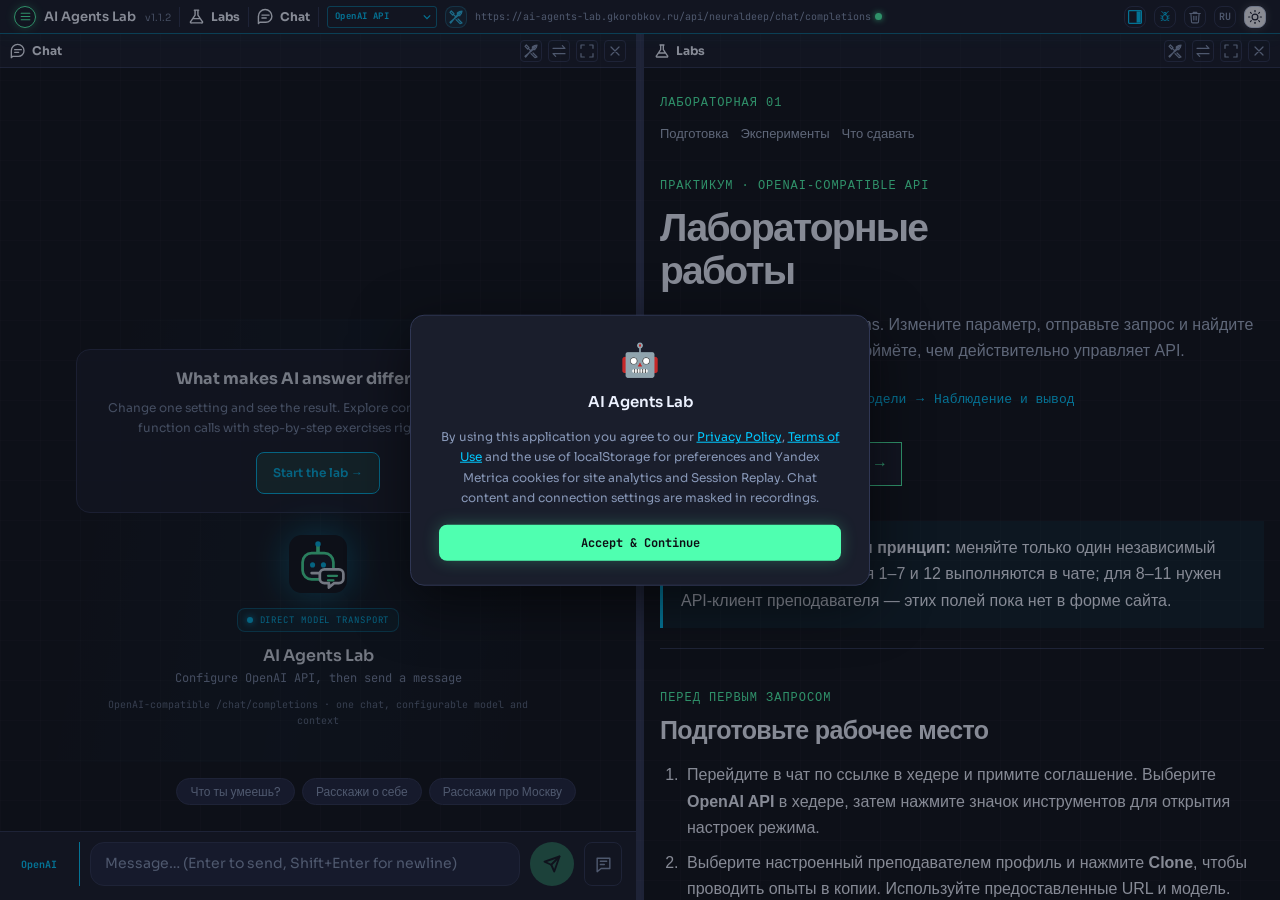
<file: ui/labs.html>
<!DOCTYPE html>
<html lang="ru" data-theme="dark">
<head>
  <meta charset="UTF-8">
  <meta name="viewport" content="width=device-width, initial-scale=1.0">
  <title>Лабораторные работы — AI Agents Lab</title>
  <script>try { document.documentElement.dataset.theme = localStorage.getItem('n8n_theme') === 'light' ? 'light' : 'dark'; } catch (_) {}</script>
  <style>
    :root { --bg:#12151d; --surface:#1a1e2c; --border:#303754; --text:#edf2ff; --muted:#a5b2cb; --accent:#4fffb0; --cyan:#00c8ff; --tint:rgba(0,200,255,.07); --mono:Consolas,'Courier New',monospace; }
    html[data-theme="light"] { --bg:#eef1f9; --surface:#fff; --border:#c4cfea; --text:#192036; --muted:#53617d; --accent:#007e51; --cyan:#006e98; --tint:rgba(0,127,172,.06); }
    * { box-sizing:border-box; } html { scroll-padding-top:90px; } body { margin:0; background:var(--bg); color:var(--text); font-family:'Segoe UI',sans-serif; line-height:1.65; }
    a { color:var(--accent); text-underline-offset:4px; } button,a { -webkit-tap-highlight-color:transparent; } :focus-visible { outline:3px solid var(--cyan); outline-offset:4px; }
    header { position:sticky; top:0; z-index:2; background:var(--surface); border-bottom:1px solid var(--border); } .header-inner { max-width:1220px; margin:auto; padding:12px 22px; display:flex; align-items:center; justify-content:space-between; gap:16px; } .brand { font-weight:650; color:var(--text); text-decoration:none; } .brand span { color:var(--accent); font-family:var(--mono); margin-right:10px; } .actions { display:flex; flex-wrap:wrap; gap:8px; }
    .button,button { display:inline-flex; align-items:center; justify-content:center; min-height:42px; padding:8px 13px; border:1px solid var(--border); background:var(--surface); color:var(--text); font:inherit; text-decoration:none; cursor:pointer; } .button.primary { border-color:var(--accent); color:var(--accent); } button:hover,.button:hover { border-color:var(--cyan); }
    .layout { max-width:1220px; margin:auto; padding:48px 22px 70px; display:grid; grid-template-columns:205px minmax(0,1fr); gap:52px; } nav { align-self:start; position:sticky; top:96px; } nav strong { color:var(--accent); font:12px var(--mono); letter-spacing:.08em; } nav a { display:block; padding:5px 0 5px 12px; border-left:1px solid var(--border); color:var(--muted); text-decoration:none; font-size:13px; } nav a:hover { color:var(--text); border-color:var(--accent); } nav strong { display:block; margin-bottom:12px; } main { min-width:0; }
    .eyebrow,.number,.badge { font:12px var(--mono); color:var(--accent); } .eyebrow { letter-spacing:.08em; text-transform:uppercase; } h1 { font-size:clamp(34px,5vw,60px); line-height:1.08; letter-spacing:-.045em; margin:14px 0 20px; } h2 { font-size:27px; line-height:1.25; margin:0 0 16px; letter-spacing:-.025em; } h3 { margin:0; font-size:21px; line-height:1.3; } p { margin:10px 0; } .lead { max-width:710px; font-size:18px; color:var(--muted); } .route { display:flex; flex-wrap:wrap; gap:10px; margin:25px 0 30px; color:var(--cyan); font:13px/1.7 var(--mono); } .intro-actions { margin:25px 0 35px; }
    section { border-top:1px solid var(--border); padding:32px 0; } .note { background:var(--tint); border-left:3px solid var(--cyan); padding:14px 18px; margin:20px 0; } .note p { margin:0; } ol,ul { padding-left:23px; } li { padding-left:4px; margin:8px 0; } code { color:var(--cyan); font: .93em/1.6 var(--mono); overflow-wrap:anywhere; } .baseline { background:var(--surface); border:1px solid var(--border); padding:14px 18px; }
    .experiment { scroll-margin-top:90px; border-top:1px solid var(--border); padding:28px 0; } .experiment-head { display:flex; align-items:baseline; gap:15px; margin-bottom:13px; } .number { flex:0 0 27px; } .badge { display:inline-block; color:var(--muted); font-size:11px; margin:6px 0 0; } .experiment p { margin:9px 0; } .observe { color:var(--muted); } .question { padding-left:12px; border-left:2px solid var(--accent); }
    .copybox { margin:14px 0; border:1px solid var(--border); background:var(--surface); } .copybar { display:flex; justify-content:space-between; align-items:center; gap:10px; padding:6px 10px 6px 15px; border-bottom:1px solid var(--border); color:var(--muted); font:11px var(--mono); } .copybar button { min-height:36px; padding:5px 9px; font:12px 'Segoe UI',sans-serif; } pre { margin:0; padding:15px; white-space:pre-wrap; overflow-wrap:anywhere; font:13px/1.7 var(--mono); } .prompt pre { font-family:'Segoe UI',sans-serif; font-size:15px; }
    details { margin:14px 0; } summary { cursor:pointer; color:var(--accent); padding:8px 0; } footer { border-top:1px solid var(--border); padding-top:24px; color:var(--muted); font-size:13px; } .status { min-height:22px; color:var(--muted); font-size:13px; }
    @media(max-width:800px) { .layout { display:block; padding-top:28px; } nav { position:static; display:flex; flex-wrap:wrap; gap:3px 12px; margin-bottom:30px; } nav strong { width:100%; margin-bottom:5px; } nav a { padding:5px 0; border:0; } nav .experiment-link { display:none; } }
    @media(max-width:640px) { .header-inner { padding:10px 16px; gap:8px; } .brand { font-size:14px; } .brand span { display:none; } .actions { gap:5px; } .actions .button, .actions button { font-size:12px; padding:8px; } .layout { padding-inline:16px; } h1 { font-size:39px; } h2 { font-size:25px; } h3 { font-size:20px; } .lead { font-size:16px; } .experiment-head { gap:10px; } }
    @media(max-width:400px) { h1 { font-size:34px; } .brand { max-width:58px; line-height:1.2; } .header-inner { padding-inline:12px; } pre { padding:12px; font-size:12px; } }
  </style>
<script src="app-content.js"></script>
</head>
<body>
  <header><div class="header-inner"><a class="brand" href="index.html"><span>AI</span>Agent Chat</a><div class="actions"><a class="button" href="documentation.html">Документация</a><button id="theme" type="button" aria-label="Переключить на светлую тему">Светлая тема</button></div></div></header>
  <div class="layout">
    <nav aria-label="Содержание лабораторной"><strong>ЛАБОРАТОРНАЯ 01</strong><a href="#prepare">Подготовка</a><a href="#experiments">Эксперименты</a><a class="experiment-link" href="#lab1">01 · Первый запрос</a><a class="experiment-link" href="#lab2">02 · Модель</a><a class="experiment-link" href="#lab3">03 · Контекст</a><a class="experiment-link" href="#lab4">04 · Temperature</a><a class="experiment-link" href="#lab5">05 · Top p</a><a class="experiment-link" href="#lab6">06 · Лимит токенов</a><a class="experiment-link" href="#lab7">07 · Варианты</a><a class="experiment-link" href="#lab8">08 · Penalties</a><a class="experiment-link" href="#lab9">09 · Logprobs</a><a class="experiment-link" href="#lab10">10 · JSON Schema</a><a class="experiment-link" href="#lab11">11 · Reasoning</a><a class="experiment-link" href="#lab12">12 · Function calling</a><a href="#report">Что сдавать</a></nav>
    <main>
      <p class="eyebrow">Практикум · OpenAI-compatible API</p><h1>Лабораторные <br>работы</h1><p class="lead">Лаба №1 — Chat Completions. Измените параметр, отправьте запрос и найдите результат в JSON. Так вы поймёте, чем действительно управляет API.</p>
      <div class="route"><span>Параметр запроса</span><span aria-hidden="true">→</span><span>Ответ модели</span><span aria-hidden="true">→</span><span>Наблюдение и вывод</span></div>
      <div class="intro-actions"><a class="button primary" href="index.html">Открыть чат для практики →</a></div>
      <div class="note"><p><strong>12 экспериментов, один принцип:</strong> меняйте только один независимый параметр за раз. Задания 1–7 и 12 выполняются в чате; для 8–11 нужен API-клиент преподавателя — этих полей пока нет в форме сайта.</p></div>
      <section id="prepare"><p class="eyebrow">Перед первым запросом</p><h2>Подготовьте рабочее место</h2>
        <ol><li>Перейдите в чат по ссылке в хедере и примите соглашение. Выберите <strong>OpenAI API</strong> в хедере, затем нажмите значок инструментов для открытия настроек режима.</li><li>Выберите настроенный преподавателем профиль и нажмите <strong>Clone</strong>, чтобы проводить опыты в копии. Используйте предоставленные URL и модель.</li><li>Очистите <strong>«Системный промпт»</strong>, выключите <strong>«Отправлять предыдущие сообщения в OpenAI API»</strong> и <strong>Tools / function calling</strong>. Очистите чат.</li><li>Задайте параметры ниже. Включите режим <strong>«Дебаг раскрыт»</strong> кнопкой жука в хедере или в настройках.</li></ol>
        <div class="baseline"><strong>Контрольные настройки</strong><br><code>temperature: 0.7 · top_p: 1 · n: 1 · max_completion_tokens: 512</code></div>
        <p>Перед отправкой введите текст и проверьте <strong>«Предпросмотр запроса» → «Тело JSON»</strong>. После отправки раскройте <strong>Debug → «Запрос» / «Полный ответ»</strong>. Сохраняйте фактические JSON каждой попытки.</p>
        <p class="observe">Поля <code>choices</code> и <code>usage</code> ищите в полном ответе провайдера. Время выполнения и другие служебные данные UI — отдельные измерения интерфейса. Предпросмотр показывает запрос, но не является JSON-редактором.</p>
        <p>Между заданиями возвращайтесь к контрольным настройкам. В опытах со случайной генерацией сделайте по <strong>3 повторения для каждого значения</strong>. Если провайдер отклонил параметр или не вернул поле, запишите это в отчёт; отсутствие ошибки само по себе не доказывает поддержку.</p>
      </section>
      <section id="experiments"><p class="eyebrow">От текста к инструментам</p><h2>12 последовательных экспериментов</h2><p class="observe">Для каждого: контрольный запуск → изменение → сравнение JSON → короткий вывод.</p></section>
      <article class="experiment" id="lab1"><div class="experiment-head"><span class="number">01</span><h3>Первый запрос</h3></div><p>Отправьте текст с контрольными настройками. Затем измените только просьбу: вместо «одним предложением» напишите «тремя предложениями».</p><div class="copybox prompt"><div class="copybar">ПРОМПТ<button type="button" data-copy>Копировать</button></div><pre>Объясни REST API одним предложением.</pre></div><p class="observe">Проверьте <code>messages[0].role: "user"</code> и текст запроса; сравните <code>choices[0].message.content</code> и <code>usage.prompt_tokens / completion_tokens / total_tokens</code>.</p><p class="question">Что изменилось в ответе и расходе токенов после изменения инструкции?</p></article>
      <article class="experiment" id="lab2"><div class="experiment-head"><span class="number">02</span><h3>Выбор модели</h3></div><p>Повторите промпт «Объясни REST API одним предложением.» на текущей модели, затем измените только поле <strong>«Модель»</strong> на вторую, доступную по вашему подключению. Если преподаватель предоставил только одну модель, отметьте задание как недоступное.</p><p class="observe">Сравните <code>model</code>, <code>choices[0].message.content</code>, <code>usage</code> и время UI. Имя в ответе фиксируйте ровно так, как его вернул провайдер.</p><p class="question">Какие различия повторяются, а какие могут быть случайными?</p></article>
      <article class="experiment" id="lab3"><div class="experiment-head"><span class="number">03</span><h3>Контекст — это сообщения</h3></div><ol><li>Очистите чат. При выключенном контексте отправьте «Меня зовут Алексей.», затем «Как меня зовут?».</li><li>Очистите чат ещё раз. Включите отправку предыдущих сообщений и повторите те же две реплики.</li><li>Сравните запросы ко второй реплике. После опыта выключите контекст.</li></ol><p class="observe">При включённом контексте в <code>messages[]</code> должны появиться предыдущие <code>user</code> и <code>assistant</code>. Сравните ответ и <code>usage.prompt_tokens</code>. Непустой системный промпт UI добавляет с ролью <code>system</code>.</p><p class="question">За счёт каких данных модель смогла восстановить имя?</p></article>
      <article class="experiment" id="lab4"><div class="experiment-head"><span class="number">04</span><h3>Случайность · temperature</h3></div><p>Сравните <code>temperature: 0.2</code> и <code>1.2</code>: по 3 запуска при <code>top_p: 1</code> и выключенном контексте.</p><div class="copybox prompt"><div class="copybar">ПРОМПТ<button type="button" data-copy>Копировать</button></div><pre>Придумай название стартапа, который использует AI для обучения программистов.</pre></div><p class="observe">Считайте уникальные названия в <code>choices[0].message.content</code>. Проверяйте значение температуры в запросе: отдельного поля температуры в ответе может не быть.</p><p class="question">При каком значении ответы разнообразнее? Достаточно ли трёх попыток для уверенного вывода?</p></article>
      <article class="experiment" id="lab5"><div class="experiment-head"><span class="number">05</span><h3>Выбор токенов · top_p</h3></div><p>С тем же промптом про название стартапа сравните <code>top_p: 0.2</code> и <code>1</code>, по 3 запуска. Зафиксируйте <code>temperature: 0.7</code> для обеих серий.</p><p class="observe">Сравните уникальные варианты и формулировки в <code>choices[0].message.content</code>; убедитесь по запросам, что температура не менялась.</p><p class="question">Как ограничение выборки повлияло на разнообразие?</p></article>
      <article class="experiment" id="lab6"><div class="experiment-head"><span class="number">06</span><h3>Ограничение длины</h3></div><p>В поле <strong>«Максимум completion-токенов»</strong> сравните <code>32</code> и <code>256</code>.</p><div class="copybox prompt"><div class="copybar">ПРОМПТ<button type="button" data-copy>Копировать</button></div><pre>Подробно расскажи историю языка Python.</pre></div><p class="observe">Смотрите <code>choices[0].finish_reason</code>, <code>usage.completion_tokens</code> и обрыв текста. <code>length</code> указывает на достижение лимита, <code>stop</code> — на обычное завершение. У reasoning-модели часть лимита может уйти на внутреннее рассуждение.</p><p class="question">Почему лимит токенов не равен числу слов и не гарантирует завершённый ответ?</p></article>
      <article class="experiment" id="lab7"><div class="experiment-head"><span class="number">07</span><h3>Несколько вариантов · n</h3></div><p>С промптом про название стартапа сравните <strong>«Варианты ответа · n»</strong>: <code>1</code> и <code>3</code>. Остальные параметры оставьте контрольными.</p><p class="observe">В <strong>полном ответе</strong> посчитайте элементы <code>choices[]</code>, проверьте их <code>index</code>, тексты и <code>usage</code>. Видимый ответ чата не заменяет проверку всего массива. Если сервер вернул один вариант или ошибку, зафиксируйте фактическое поведение.</p><p class="question">Сколько вариантов действительно получено и как изменилось число completion-токенов?</p></article>
      <article class="experiment" id="lab8"><div class="experiment-head"><span class="number">08</span><div><h3>Повторяемость · penalties</h3><span class="badge">Расширение · API-клиент преподавателя</span></div></div><p>В форме сайта этих параметров нет. В отдельном клиенте сравните <code>frequency_penalty: 0 → 2</code> при <code>presence_penalty: 0</code>.</p><div class="copybox prompt"><div class="copybar">ПРОМПТ<button type="button" data-copy>Копировать</button></div><pre>Напиши длинный рекламный текст про кофе, много раз используя слова кофе, вкусный и ароматный.</pre></div><p>Затем проведите отдельную серию: <code>presence_penalty: 0 → 2</code>, <code>frequency_penalty: 0</code>, промпт: «Рассказывай о разработке программного обеспечения в свободной форме.»</p><p class="observe">По 3 повтора на значение. В <code>message.content</code> сравните повторы слов относительно длины текста; во второй серии — разнообразие тем. Поддержка зависит от модели и провайдера.</p><p class="question">Отличается ли влияние штрафа за частоту от штрафа за само появление токена?</p></article>
      <article class="experiment" id="lab9"><div class="experiment-head"><span class="number">09</span><div><h3>Вероятности токенов</h3><span class="badge">Расширение · API-клиент преподавателя</span></div></div><p>Этих полей нет в форме сайта. В отдельном клиенте отправьте «Продолжи одним словом: Небо сегодня». Сравните <code>logprobs: false → true</code>, не добавляя <code>top_logprobs</code>. Затем при <code>logprobs: true</code> отдельно сравните <code>top_logprobs: 1 → 3</code>, если модель поддерживает эти значения.</p><p class="observe">Ищите <code>choices[0].logprobs.content[]</code>: <code>token</code>, <code>logprob</code>, <code>top_logprobs</code>. Не принимайте логарифм вероятности за процент.</p><p class="question">Какие альтернативы были у одного токена? Почему это не оценка достоверности всего ответа?</p></article>
      <article class="experiment" id="lab10"><div class="experiment-head"><span class="number">10</span><div><h3>Структурированный ответ</h3><span class="badge">Расширение · API-клиент преподавателя</span></div></div><p><code>response_format</code> нельзя задать в форме сайта. В отдельном клиенте отправьте «Верни JSON с полями city и country для города Париж». Сравните запрос без <code>response_format</code> и запрос с фрагментом ниже, если модель поддерживает JSON Schema.</p><details><summary>Фрагмент запроса: response_format</summary><div class="copybox"><div class="copybar">ДОБАВИТЬ В ТЕЛО ЗАПРОСА<button type="button" data-copy>Копировать</button></div><pre>"response_format": {
  "type": "json_schema",
  "json_schema": {
    "name": "city_info",
    "strict": true,
    "schema": {
      "type": "object",
      "properties": {
        "city": { "type": "string" },
        "country": { "type": "string" }
      },
      "required": ["city", "country"],
      "additionalProperties": false
    }
  }
}</pre></div></details><p class="observe">Разберите <code>choices[0].message.content</code> как JSON; проверьте обязательные поля, типы и отсутствие лишних полей. Учтите <code>finish_reason</code> и возможный отказ. Просьба «верни JSON» в промпте сама по себе не включает <code>response_format</code>.</p><p class="question">Чем синтаксически корректный JSON отличается от соответствия заданной схеме?</p></article>
      <article class="experiment" id="lab11"><div class="experiment-head"><span class="number">11</span><div><h3>Reasoning и подробность</h3><span class="badge">Расширение · API-клиент преподавателя</span></div></div><p>Этих настроек нет в форме сайта. Для поддерживающей их модели в клиенте преподавателя сравните <code>reasoning_effort: low → high</code>, сохраняя одинаковый достаточный лимит токенов и остальные параметры.</p><div class="copybox prompt"><div class="copybar">ПРОМПТ<button type="button" data-copy>Копировать</button></div><pre>Три станка делают три детали за три минуты. За сколько минут шесть таких станков сделают двенадцать деталей? Дай ответ и краткое объяснение.</pre></div><p>Отдельно сравните <code>verbosity: low → high</code> при фиксированном <code>reasoning_effort</code>. Используйте только значения, разрешённые для выбранной модели.</p><p class="observe">Смотрите <code>usage.completion_tokens_details.reasoning_tokens</code>, <code>usage.completion_tokens</code>, длину и правильность ответа (проверка: 6 минут). Отсутствующее поле не считайте нулём.</p><p class="question">Стали ли ответы точнее или только длиннее? Что удалось измерить?</p></article>
      <article class="experiment" id="lab12"><div class="experiment-head"><span class="number">12</span><h3>Function calling · полный цикл</h3></div><ol><li>Вернитесь в чат к контрольным настройкам. Включите <strong>Tools / function calling</strong>. Удалите лишние определения из копии профиля, нажмите <strong>«+ Добавить функцию»</strong>.</li><li>Имя: <code>get_weather</code>. Описание: «Получить учебные данные о погоде в городе». Вставьте схему ниже в <strong>«Параметры · JSON Schema»</strong>. Выключите «Параллельные tool calls»; HTTP-настройку оставьте пустой — результат введём вручную.</li><li>При <strong>«Выбор tool» = <code>none</code></strong> отправьте «Какая сейчас погода в Москве? Используй get_weather.» Затем повторите тот же промпт с <code>required</code>. Меняется только <code>tool_choice</code>.</li><li>Для полного цикла очистите чат, выберите <code>auto</code> и заново отправьте тот же промпт. Режим <code>required</code> сохраняется в продолжении и может потребовать ещё один вызов вместо текстового ответа.</li><li>Когда появится tool call, проверьте имя и аргументы. В поле <strong>«Результат»</strong> введите <code>{"city":"Москва","temperature_c":18,"condition":"облачно","source":"учебный пример"}</code>. Это вымышленные данные для опыта.</li><li>Нажмите <strong>«Продолжить с tool results»</strong>. Проверьте следующий запрос и итоговый ответ модели.</li></ol><details><summary>Схема аргументов get_weather</summary><div class="copybox"><div class="copybar">ПАРАМЕТРЫ · JSON SCHEMA<button type="button" data-copy>Копировать</button></div><pre>{
  "type": "object",
  "properties": {
    "city": { "type": "string", "description": "Название города" }
  },
  "required": ["city"],
  "additionalProperties": false
}</pre></div></details><p class="observe">В ответе: <code>choices[0].message.tool_calls[]</code>, <code>function.name</code>, JSON-строка <code>function.arguments</code>, <code>finish_reason</code>. В продолжении: сообщение <code>assistant</code> с вызовом и сообщение <code>tool</code> с соответствующим <code>tool_call_id</code>. Если вызова нет, запишите результат провайдера.</p><p class="question">Кто выбрал функцию, кто предоставил данные и на каком шаге модель получила результат?</p></article>
      <section id="report"><p class="eyebrow">Результат работы</p><h2>Сдайте наблюдения, а не только ответы</h2><p>Заполните шаблон для каждого опыта. При нескольких повторах приложите все пары запросов и ответов. Недоступный параметр отмечайте с причиной; ключи доступа в отчёт не включайте.</p><div class="copybox"><div class="copybar">ШАБЛОН ОТЧЁТА<button type="button" data-copy>Копировать</button></div><pre>Эксперимент № / название:
Модель и провайдер:
Изменяемый параметр:
Контрольное значение:
Экспериментальное значение:
Остальные настройки:
Что ожидали изменить:

Попытка № / значение параметра:
request JSON:
response JSON:
Фактический результат:
Изменившиеся поля response:
Метрики / наблюдения:
Ошибка или отсутствующие поля (если есть):

Вывод: что изменилось и чем это подтверждается?</pre></div><p class="status" id="copy-status" role="status" aria-live="polite"></p><details><summary>Дополнительно — по заданию преподавателя</summary><p>Streaming, cache, prediction, audio, moderation и web search изучаются отдельно с подходящим клиентом и моделью. Для каждого выберите один параметр и заранее определите наблюдаемое поле или метрику.</p></details></section>
      <footer>По материалам OpenAI API Lab.md · Лабораторная работа №1<br><a href="documentation.html">Как работают запросы</a> · <a href="index.html">Продолжить в чате →</a></footer>
    </main>
  </div>
  <script>
    const themeButton = document.getElementById('theme');
    function renderTheme() {
      const light = document.documentElement.dataset.theme === 'light';
      themeButton.textContent = light ? 'Тёмная тема' : 'Светлая тема';
      themeButton.setAttribute('aria-label', light ? 'Переключить на тёмную тему' : 'Переключить на светлую тему');
    }
    themeButton.addEventListener('click', () => {
      const next = document.documentElement.dataset.theme === 'light' ? 'dark' : 'light';
      document.documentElement.dataset.theme = next;
      try { localStorage.setItem('n8n_theme', next); } catch (_) {}
      renderTheme();
    });
    window.addEventListener('storage', event => {
      if (event.key === 'n8n_theme') { document.documentElement.dataset.theme = event.newValue === 'light' ? 'light' : 'dark'; renderTheme(); }
    });
    document.querySelectorAll('[data-copy]').forEach(button => button.addEventListener('click', async () => {
      const content = button.closest('.copybox').querySelector('pre').textContent;
      try {
        await navigator.clipboard.writeText(content);
        button.textContent = 'Скопировано';
        document.getElementById('copy-status').textContent = 'Текст скопирован.';
        setTimeout(() => { button.textContent = 'Копировать'; }, 1800);
      } catch (_) {
        button.textContent = 'Выделено';
        const selection = window.getSelection();
        const range = document.createRange();
        range.selectNodeContents(button.closest('.copybox').querySelector('pre'));
        selection.removeAllRanges(); selection.addRange(range);
        document.getElementById('copy-status').textContent = 'Копирование недоступно. Текст выделен: используйте команду «Копировать» браузера.';
        setTimeout(() => { button.textContent = 'Копировать'; }, 2500);
      }
    }));
    renderTheme();
  </script>
</body>
</html>
</file>
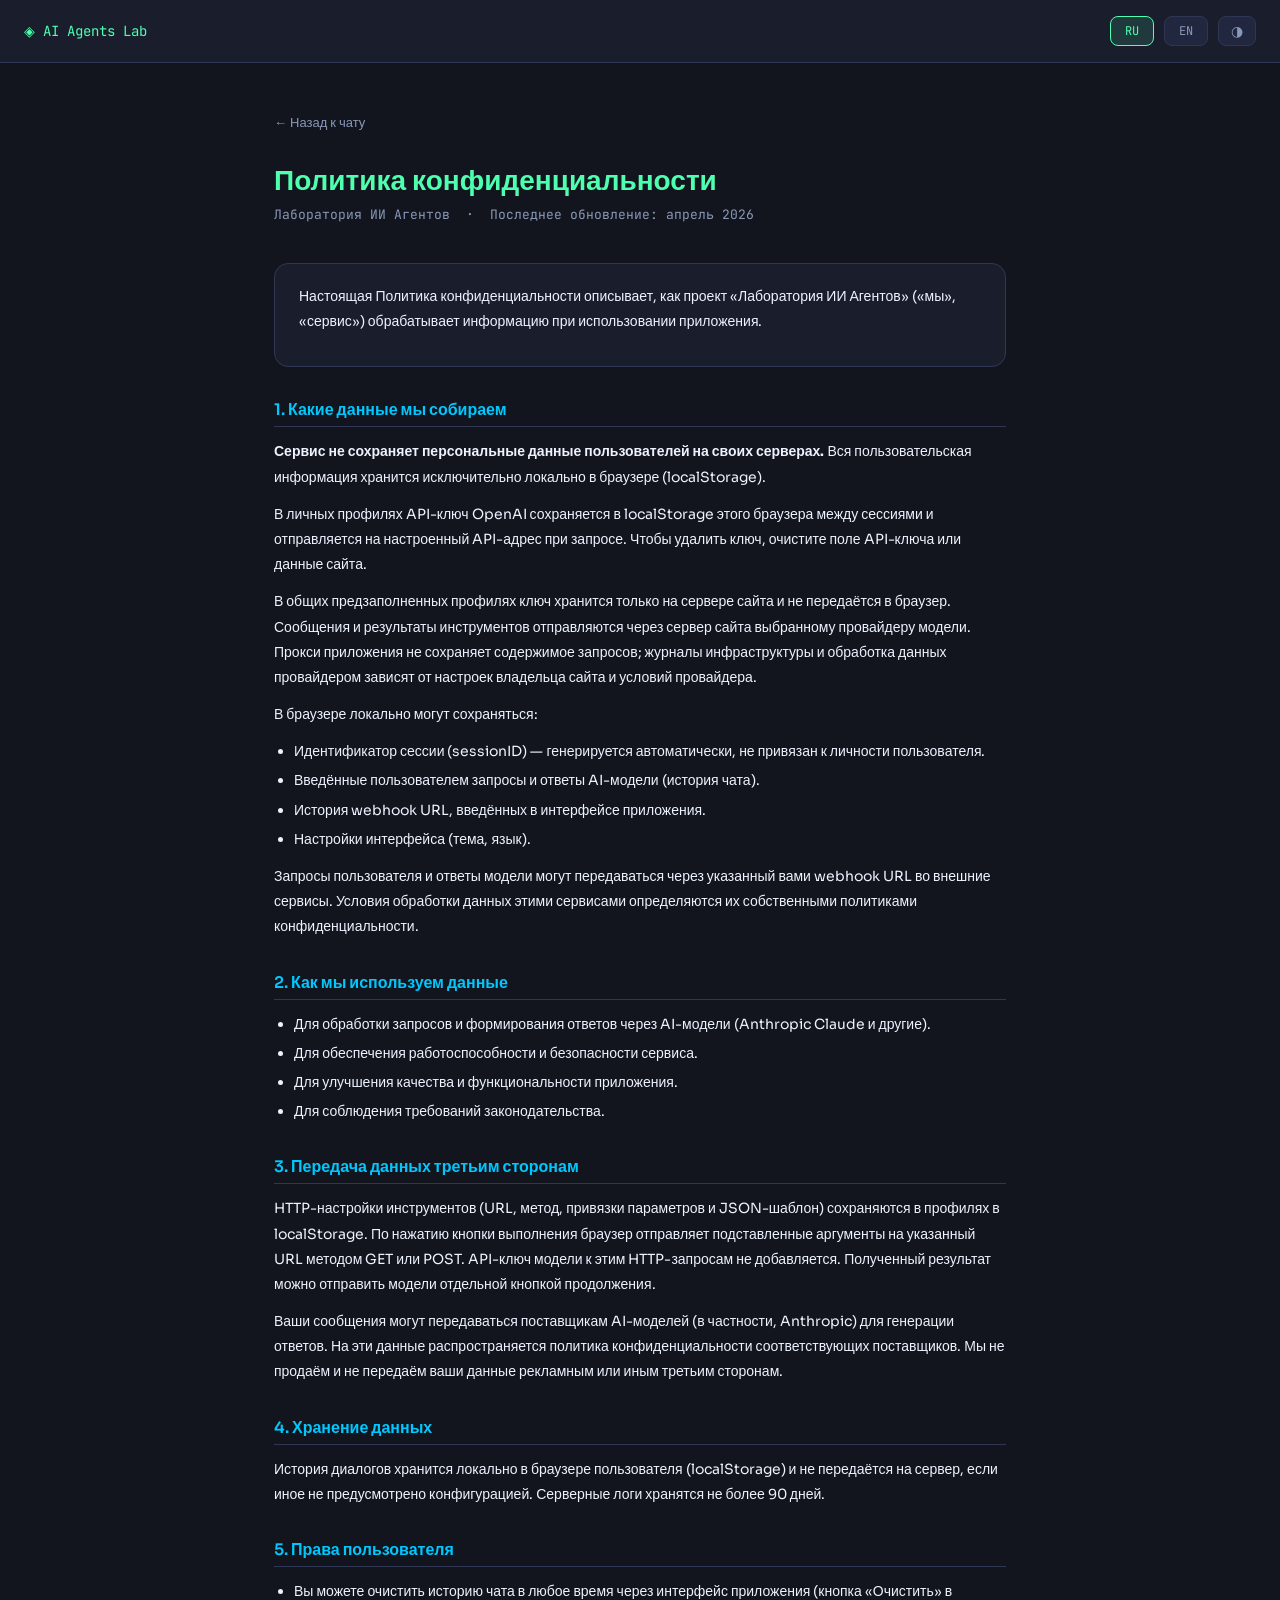
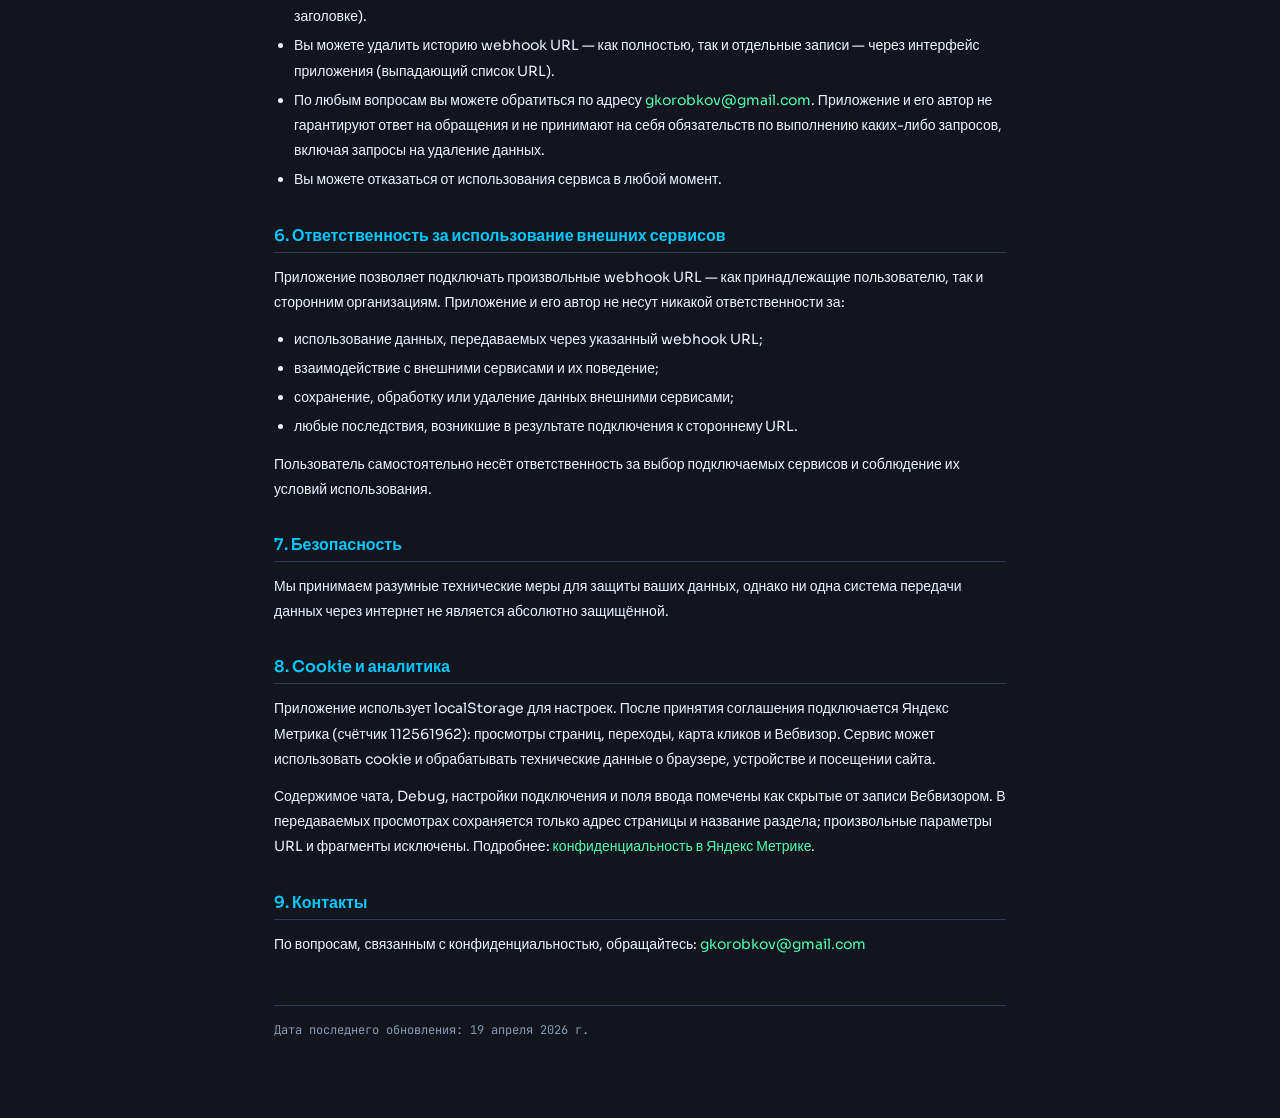
<file: ui/privacy-policy.html>
<!DOCTYPE html>
<html lang="ru" data-theme="dark">
<head>
<meta charset="UTF-8">
<meta name="viewport" content="width=device-width, initial-scale=1.0">
<title>Privacy Policy / Политика конфиденциальности — AI Agents Lab</title>
<link rel="preconnect" href="https://fonts.googleapis.com">
<link href="https://fonts.googleapis.com/css2?family=JetBrains+Mono:wght@300;400;500;600&family=Sora:wght@300;400;600&display=swap" rel="stylesheet">
<style>
  :root {
    --bg: #12151d;
    --surface: #1a1e2c;
    --surface2: #222740;
    --border: #303754;
    --accent: #4fffb0;
    --accent2: #00c8ff;
    --accent-dim: rgba(79,255,176,0.12);
    --text: #edf2ff;
    --text-muted: #8898b8;
    --font-mono: 'JetBrains Mono', monospace;
    --font-ui: 'Sora', sans-serif;
    --radius: 14px;
    --shadow: rgba(0,0,0,0.4);
  }
  html[data-theme="light"] {
    --bg: #eef1f9;
    --surface: #ffffff;
    --surface2: #f2f5fc;
    --border: #c4cfea;
    --accent: #00a86b;
    --accent2: #0090c8;
    --accent-dim: rgba(0,168,107,0.1);
    --text: #1a2033;
    --text-muted: #6b7a99;
    --shadow: rgba(0,0,0,0.1);
  }
  * { box-sizing: border-box; margin: 0; padding: 0; }
  body {
    background: var(--bg);
    color: var(--text);
    font-family: var(--font-ui);
    min-height: 100vh;
    transition: background 0.3s, color 0.3s;
  }
  header {
    background: var(--surface);
    border-bottom: 1px solid var(--border);
    padding: 16px 24px;
    display: flex;
    align-items: center;
    justify-content: space-between;
    position: sticky;
    top: 0;
    z-index: 10;
  }
  .logo {
    font-family: var(--font-mono);
    font-size: 14px;
    color: var(--accent);
    text-decoration: none;
  }
  .controls {
    display: flex;
    gap: 10px;
    align-items: center;
  }
  .lang-btn {
    background: var(--surface2);
    border: 1px solid var(--border);
    color: var(--text-muted);
    border-radius: 8px;
    padding: 6px 14px;
    font-size: 12px;
    font-family: var(--font-mono);
    cursor: pointer;
    transition: all 0.2s;
  }
  .lang-btn.active {
    border-color: var(--accent);
    color: var(--accent);
    background: var(--accent-dim);
  }
  .theme-btn {
    background: var(--surface2);
    border: 1px solid var(--border);
    color: var(--text-muted);
    border-radius: 8px;
    padding: 6px 12px;
    font-size: 14px;
    cursor: pointer;
    transition: all 0.2s;
  }
  .theme-btn:hover { border-color: var(--accent2); color: var(--accent2); }
  main {
    max-width: 780px;
    margin: 0 auto;
    padding: 48px 24px 80px;
  }
  .page { display: none; }
  .page.active { display: block; }
  h1 {
    font-size: 28px;
    font-weight: 600;
    color: var(--accent);
    margin-bottom: 8px;
  }
  .subtitle {
    font-size: 13px;
    color: var(--text-muted);
    font-family: var(--font-mono);
    margin-bottom: 40px;
  }
  h2 {
    font-size: 16px;
    font-weight: 600;
    color: var(--accent2);
    margin: 32px 0 12px;
    padding-bottom: 6px;
    border-bottom: 1px solid var(--border);
  }
  p {
    font-size: 14px;
    line-height: 1.8;
    color: var(--text);
    margin-bottom: 12px;
  }
  ul {
    margin: 8px 0 12px 20px;
    font-size: 14px;
    line-height: 1.8;
    color: var(--text);
  }
  li { margin-bottom: 4px; }
  a { color: var(--accent); text-decoration: none; }
  a:hover { text-decoration: underline; }
  .card {
    background: var(--surface);
    border: 1px solid var(--border);
    border-radius: var(--radius);
    padding: 20px 24px;
    margin-bottom: 16px;
  }
  .updated {
    font-size: 12px;
    font-family: var(--font-mono);
    color: var(--text-muted);
    margin-top: 48px;
    padding-top: 16px;
    border-top: 1px solid var(--border);
  }
  .back-link {
    display: inline-flex;
    align-items: center;
    gap: 6px;
    font-size: 13px;
    color: var(--text-muted);
    text-decoration: none;
    margin-bottom: 32px;
    transition: color 0.2s;
  }
  .back-link:hover { color: var(--accent); text-decoration: none; }
</style>
<!-- Yandex.Metrika 112561962: consent-aware loader -->
<script src="metrika.js" defer></script>
</head>
<body>
<header>
  <a href="index.html" class="logo">◈ AI Agents Lab</a>
  <div class="controls">
    <button class="lang-btn active" id="btn-ru" onclick="setLang('ru')">RU</button>
    <button class="lang-btn" id="btn-en" onclick="setLang('en')">EN</button>
    <button class="theme-btn" onclick="toggleTheme()" title="Toggle theme">◑</button>
  </div>
</header>

<main>

<!-- RUSSIAN -->
<div class="page active" id="page-ru">
  <a href="index.html" class="back-link">← Назад к чату</a>
  <h1>Политика конфиденциальности</h1>
  <div class="subtitle">Лаборатория ИИ Агентов &nbsp;·&nbsp; Последнее обновление: апрель 2026</div>

  <div class="card">
    <p>Настоящая Политика конфиденциальности описывает, как проект «Лаборатория ИИ Агентов» («мы», «сервис») обрабатывает информацию при использовании приложения.</p>
  </div>

  <h2>1. Какие данные мы собираем</h2>
  <p><strong>Сервис не сохраняет персональные данные пользователей на своих серверах.</strong> Вся пользовательская информация хранится исключительно локально в браузере (localStorage).</p>
  <p>В личных профилях API-ключ OpenAI сохраняется в localStorage этого браузера между сессиями и отправляется на настроенный API-адрес при запросе. Чтобы удалить ключ, очистите поле API-ключа или данные сайта.</p>
  <p>В общих предзаполненных профилях ключ хранится только на сервере сайта и не передаётся в браузер. Сообщения и результаты инструментов отправляются через сервер сайта выбранному провайдеру модели. Прокси приложения не сохраняет содержимое запросов; журналы инфраструктуры и обработка данных провайдером зависят от настроек владельца сайта и условий провайдера.</p>
  <p>В браузере локально могут сохраняться:</p>
  <ul>
    <li>Идентификатор сессии (sessionID) — генерируется автоматически, не привязан к личности пользователя.</li>
    <li>Введённые пользователем запросы и ответы AI-модели (история чата).</li>
    <li>История webhook URL, введённых в интерфейсе приложения.</li>
    <li>Настройки интерфейса (тема, язык).</li>
  </ul>
  <p>Запросы пользователя и ответы модели могут передаваться через указанный вами webhook URL во внешние сервисы. Условия обработки данных этими сервисами определяются их собственными политиками конфиденциальности.</p>

  <h2>2. Как мы используем данные</h2>
  <ul>
    <li>Для обработки запросов и формирования ответов через AI-модели (Anthropic Claude и другие).</li>
    <li>Для обеспечения работоспособности и безопасности сервиса.</li>
    <li>Для улучшения качества и функциональности приложения.</li>
    <li>Для соблюдения требований законодательства.</li>
  </ul>

  <h2>3. Передача данных третьим сторонам</h2>
  <p>HTTP-настройки инструментов (URL, метод, привязки параметров и JSON-шаблон) сохраняются в профилях в localStorage. По нажатию кнопки выполнения браузер отправляет подставленные аргументы на указанный URL методом GET или POST. API-ключ модели к этим HTTP-запросам не добавляется. Полученный результат можно отправить модели отдельной кнопкой продолжения.</p>
  <p>Ваши сообщения могут передаваться поставщикам AI-моделей (в частности, Anthropic) для генерации ответов. На эти данные распространяется политика конфиденциальности соответствующих поставщиков. Мы не продаём и не передаём ваши данные рекламным или иным третьим сторонам.</p>

  <h2>4. Хранение данных</h2>
  <p>История диалогов хранится локально в браузере пользователя (localStorage) и не передаётся на сервер, если иное не предусмотрено конфигурацией. Серверные логи хранятся не более 90 дней.</p>

  <h2>5. Права пользователя</h2>
  <ul>
    <li>Вы можете очистить историю чата в любое время через интерфейс приложения (кнопка «Очистить» в заголовке).</li>
    <li>Вы можете удалить историю webhook URL — как полностью, так и отдельные записи — через интерфейс приложения (выпадающий список URL).</li>
    <li>По любым вопросам вы можете обратиться по адресу <a href="mailto:gkorobkov@gmail.com">gkorobkov@gmail.com</a>. Приложение и его автор не гарантируют ответ на обращения и не принимают на себя обязательств по выполнению каких-либо запросов, включая запросы на удаление данных.</li>
    <li>Вы можете отказаться от использования сервиса в любой момент.</li>
  </ul>

  <h2>6. Ответственность за использование внешних сервисов</h2>
  <p>Приложение позволяет подключать произвольные webhook URL — как принадлежащие пользователю, так и сторонним организациям. Приложение и его автор не несут никакой ответственности за:</p>
  <ul>
    <li>использование данных, передаваемых через указанный webhook URL;</li>
    <li>взаимодействие с внешними сервисами и их поведение;</li>
    <li>сохранение, обработку или удаление данных внешними сервисами;</li>
    <li>любые последствия, возникшие в результате подключения к стороннему URL.</li>
  </ul>
  <p>Пользователь самостоятельно несёт ответственность за выбор подключаемых сервисов и соблюдение их условий использования.</p>

  <h2>7. Безопасность</h2>
  <p>Мы принимаем разумные технические меры для защиты ваших данных, однако ни одна система передачи данных через интернет не является абсолютно защищённой.</p>

  <h2>8. Cookie и аналитика</h2>
  <p>Приложение использует localStorage для настроек. После принятия соглашения подключается Яндекс Метрика (счётчик 112561962): просмотры страниц, переходы, карта кликов и Вебвизор. Сервис может использовать cookie и обрабатывать технические данные о браузере, устройстве и посещении сайта.</p>
  <p>Содержимое чата, Debug, настройки подключения и поля ввода помечены как скрытые от записи Вебвизором. В передаваемых просмотрах сохраняется только адрес страницы и название раздела; произвольные параметры URL и фрагменты исключены. Подробнее: <a href="https://yandex.ru/support/metrica/ru/general/confidential-data">конфиденциальность в Яндекс Метрике</a>.</p>

  <h2>9. Контакты</h2>
  <p>По вопросам, связанным с конфиденциальностью, обращайтесь: <a href="mailto:gkorobkov@gmail.com">gkorobkov@gmail.com</a></p>

  <div class="updated">Дата последнего обновления: 19 апреля 2026 г.</div>
</div>

<!-- ENGLISH -->
<div class="page" id="page-en">
  <a href="index.html" class="back-link">← Back to Chat</a>
  <h1>Privacy Policy</h1>
  <div class="subtitle">AI Agents Lab &nbsp;·&nbsp; Last updated: April 2026</div>

  <div class="card">
    <p>This Privacy Policy describes how AI Agents Lab ("we", "the service") handles information when you use the application.</p>
  </div>

  <h2>1. Data We Collect</h2>
  <p>For personal profiles, the OpenAI API key is saved in this browser's localStorage between sessions and sent to your configured API endpoint with requests. Clear the API key field or site data to remove it.</p>
  <p>Shared preset credentials are stored only on the website server and are never sent to the browser. Messages and tool results pass through the website server to the model provider. The application proxy does not persist request content; infrastructure logs and provider processing depend on the site owner's configuration and the provider's terms.</p>
  <p><strong>The service does not store personal data on its servers.</strong> All user information is stored exclusively in the browser's localStorage.</p>
  <p>The following data may be stored locally in the browser:</p>
  <ul>
    <li>Session ID (sessionID) — generated automatically, not linked to the user's identity.</li>
    <li>User queries and AI model responses (chat history).</li>
    <li>History of webhook URLs entered in the application interface.</li>
    <li>Interface preferences (theme, language).</li>
  </ul>
  <p>User queries and model responses may be transmitted through the webhook URL you specify to external services. How those services handle your data is governed by their own privacy policies.</p>

  <h2>2. How We Use Data</h2>
  <ul>
    <li>To process requests and generate responses via AI models (Anthropic Claude and others).</li>
    <li>To ensure the reliability and security of the service.</li>
    <li>To improve the quality and functionality of the application.</li>
    <li>To comply with legal requirements.</li>
  </ul>

  <h2>3. Sharing Data with Third Parties</h2>
  <p>Tool HTTP settings (URL, method, parameter mappings, and JSON template) are stored in profiles in localStorage. Clicking Run sends the substituted arguments from your browser to the configured URL using GET or POST. The model API key is not added to these HTTP requests. The received result can be sent to the model with the separate Continue button.</p>
  <p>Your messages may be forwarded to AI model providers (in particular, Anthropic) in order to generate responses. These data are subject to the respective providers' privacy policies. We do not sell or share your data with advertisers or other third parties.</p>

  <h2>4. Data Retention</h2>
  <p>Chat history is stored locally in the user's browser (localStorage) and is not sent to the server unless the configuration requires it. Server logs are retained for no more than 90 days.</p>

  <h2>5. Your Rights</h2>
  <ul>
    <li>You may clear your chat history at any time through the application interface (the "Clear" button in the header).</li>
    <li>You may delete webhook URL history — in full or individual entries — through the application interface (the URL dropdown).</li>
    <li>For any questions you may contact <a href="mailto:gkorobkov@gmail.com">gkorobkov@gmail.com</a>. The application and its author do not guarantee a response and do not commit to fulfilling any requests, including requests for data deletion.</li>
    <li>You may stop using the service at any time.</li>
  </ul>

  <h2>6. Liability for External Services</h2>
  <p>The application allows connecting arbitrary webhook URLs — owned by the user or by third parties. The application and its author accept no liability for:</p>
  <ul>
    <li>how data transmitted through a webhook URL is used;</li>
    <li>interaction with external services and their behavior;</li>
    <li>storage, processing, or deletion of data by external services;</li>
    <li>any consequences arising from connecting to a third-party URL.</li>
  </ul>
  <p>The user is solely responsible for the choice of connected services and compliance with their terms of use.</p>

  <h2>7. Security</h2>
  <p>We take reasonable technical measures to protect your data; however, no data transmission system over the internet is completely secure.</p>

  <h2>8. Cookies and analytics</h2>
  <p>The application uses localStorage for preferences. After the agreement is accepted, Yandex Metrica (tag 112561962) collects page views, navigation, click maps and Session Replay. The service may use cookies and process technical information about the browser, device and site visit.</p>
  <p>Chat content, Debug, connection settings and input fields are marked as hidden from Session Replay. Pageview URLs retain only the page address and section name; arbitrary query parameters and fragments are excluded. See <a href="https://yandex.ru/support/metrica/en/general/confidential-data">Yandex Metrica privacy information</a>.</p>

  <h2>9. Contact</h2>
  <p>For privacy-related inquiries, contact: <a href="mailto:gkorobkov@gmail.com">gkorobkov@gmail.com</a></p>

  <div class="updated">Last updated: April 19, 2026</div>
</div>

</main>

<script>
  function setLang(lang) {
    document.getElementById('page-ru').classList.toggle('active', lang === 'ru');
    document.getElementById('page-en').classList.toggle('active', lang === 'en');
    document.getElementById('btn-ru').classList.toggle('active', lang === 'ru');
    document.getElementById('btn-en').classList.toggle('active', lang === 'en');
    document.documentElement.lang = lang;
  }
  function toggleTheme() {
    const html = document.documentElement;
    html.setAttribute('data-theme', html.getAttribute('data-theme') === 'dark' ? 'light' : 'dark');
  }
</script>
</body>
</html>
</file>
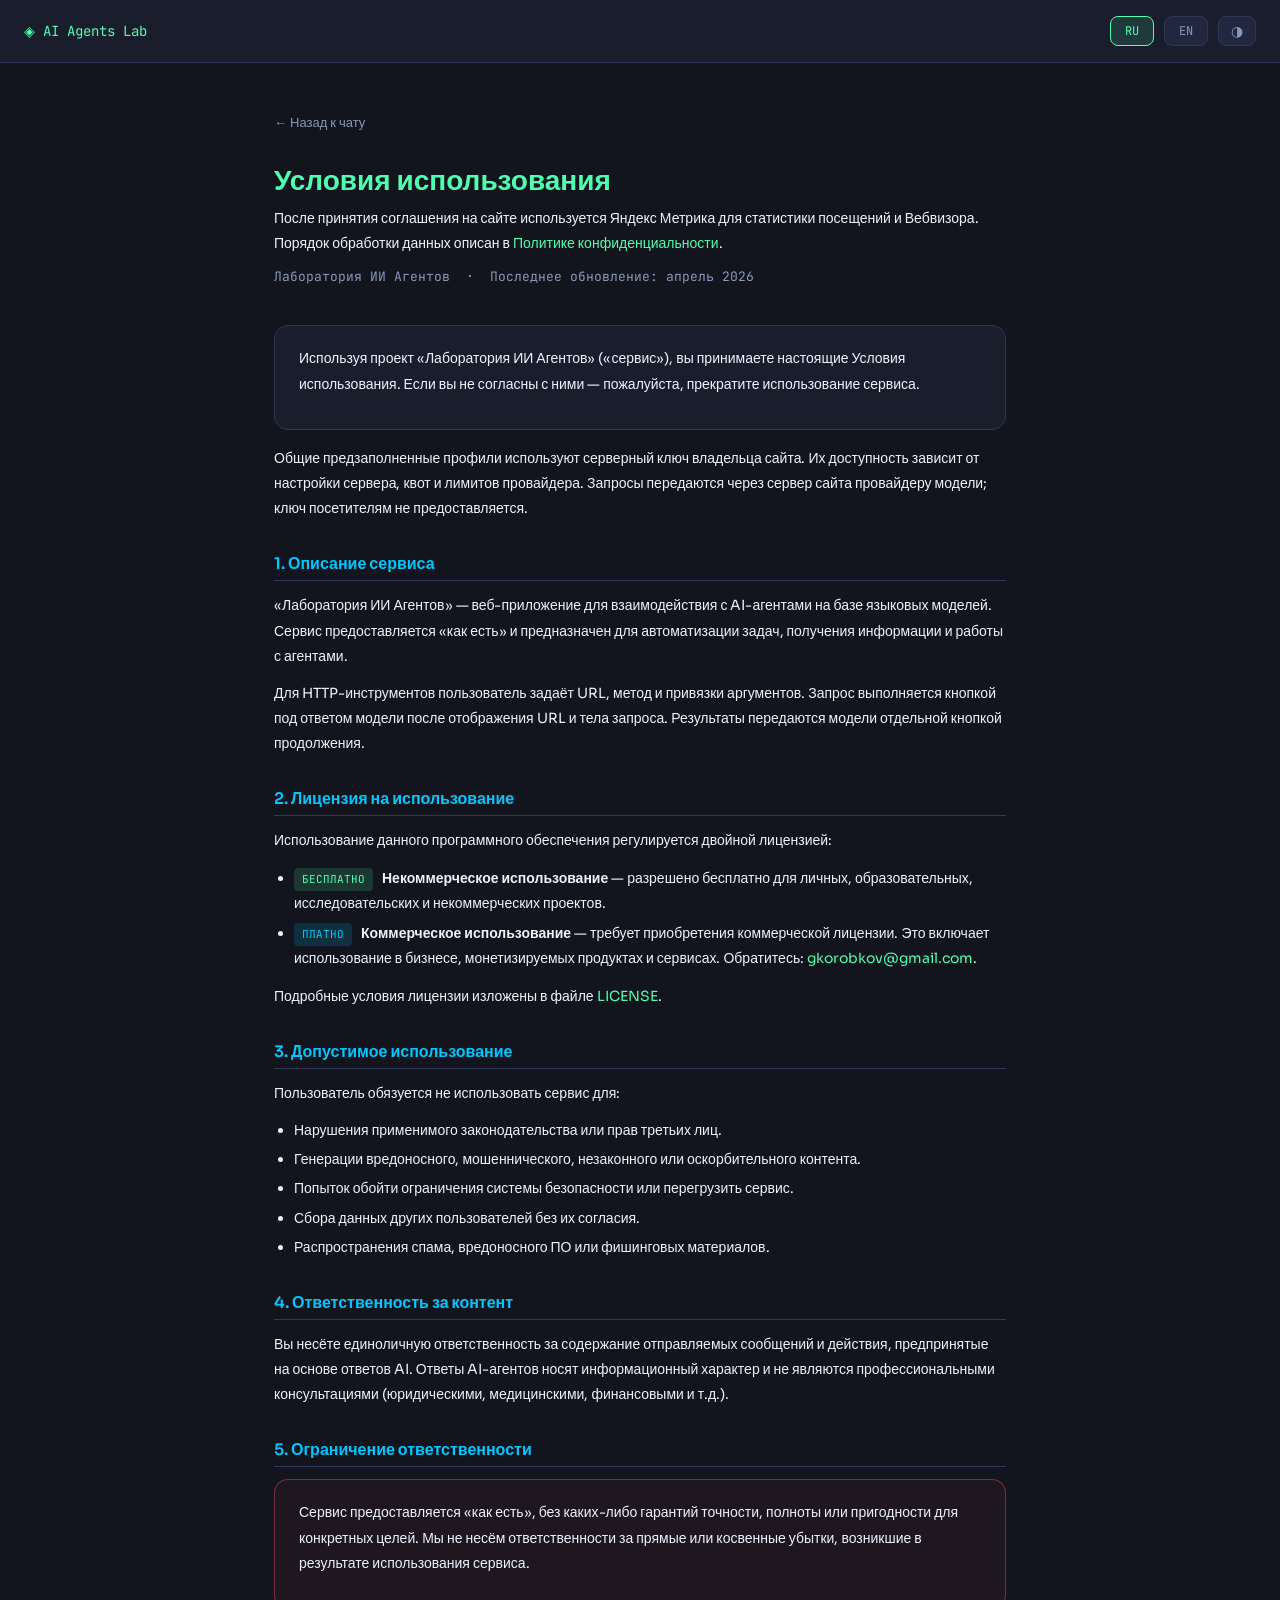
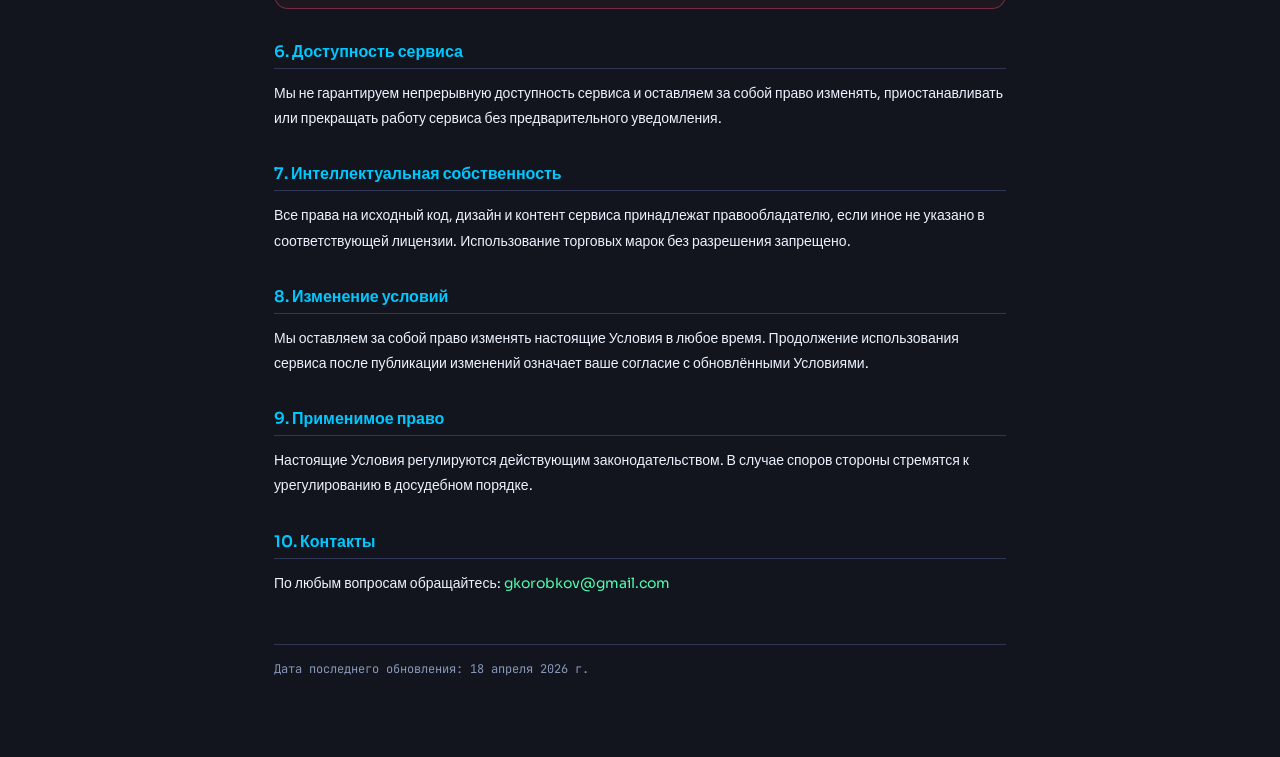
<file: ui/terms.html>
<!DOCTYPE html>
<html lang="ru" data-theme="dark">
<head>
<meta charset="UTF-8">
<meta name="viewport" content="width=device-width, initial-scale=1.0">
<title>Terms of Use / Условия использования — AI Agents Lab</title>
<link rel="preconnect" href="https://fonts.googleapis.com">
<link href="https://fonts.googleapis.com/css2?family=JetBrains+Mono:wght@300;400;500;600&family=Sora:wght@300;400;600&display=swap" rel="stylesheet">
<style>
  :root {
    --bg: #12151d;
    --surface: #1a1e2c;
    --surface2: #222740;
    --border: #303754;
    --accent: #4fffb0;
    --accent2: #00c8ff;
    --accent-dim: rgba(79,255,176,0.12);
    --text: #edf2ff;
    --text-muted: #8898b8;
    --font-mono: 'JetBrains Mono', monospace;
    --font-ui: 'Sora', sans-serif;
    --radius: 14px;
    --shadow: rgba(0,0,0,0.4);
  }
  html[data-theme="light"] {
    --bg: #eef1f9;
    --surface: #ffffff;
    --surface2: #f2f5fc;
    --border: #c4cfea;
    --accent: #00a86b;
    --accent2: #0090c8;
    --accent-dim: rgba(0,168,107,0.1);
    --text: #1a2033;
    --text-muted: #6b7a99;
    --shadow: rgba(0,0,0,0.1);
  }
  * { box-sizing: border-box; margin: 0; padding: 0; }
  body {
    background: var(--bg);
    color: var(--text);
    font-family: var(--font-ui);
    min-height: 100vh;
    transition: background 0.3s, color 0.3s;
  }
  header {
    background: var(--surface);
    border-bottom: 1px solid var(--border);
    padding: 16px 24px;
    display: flex;
    align-items: center;
    justify-content: space-between;
    position: sticky;
    top: 0;
    z-index: 10;
  }
  .logo {
    font-family: var(--font-mono);
    font-size: 14px;
    color: var(--accent);
    text-decoration: none;
  }
  .controls {
    display: flex;
    gap: 10px;
    align-items: center;
  }
  .lang-btn {
    background: var(--surface2);
    border: 1px solid var(--border);
    color: var(--text-muted);
    border-radius: 8px;
    padding: 6px 14px;
    font-size: 12px;
    font-family: var(--font-mono);
    cursor: pointer;
    transition: all 0.2s;
  }
  .lang-btn.active {
    border-color: var(--accent);
    color: var(--accent);
    background: var(--accent-dim);
  }
  .theme-btn {
    background: var(--surface2);
    border: 1px solid var(--border);
    color: var(--text-muted);
    border-radius: 8px;
    padding: 6px 12px;
    font-size: 14px;
    cursor: pointer;
    transition: all 0.2s;
  }
  .theme-btn:hover { border-color: var(--accent2); color: var(--accent2); }
  main {
    max-width: 780px;
    margin: 0 auto;
    padding: 48px 24px 80px;
  }
  .page { display: none; }
  .page.active { display: block; }
  h1 {
    font-size: 28px;
    font-weight: 600;
    color: var(--accent);
    margin-bottom: 8px;
  }
  .subtitle {
    font-size: 13px;
    color: var(--text-muted);
    font-family: var(--font-mono);
    margin-bottom: 40px;
  }
  h2 {
    font-size: 16px;
    font-weight: 600;
    color: var(--accent2);
    margin: 32px 0 12px;
    padding-bottom: 6px;
    border-bottom: 1px solid var(--border);
  }
  p {
    font-size: 14px;
    line-height: 1.8;
    color: var(--text);
    margin-bottom: 12px;
  }
  ul {
    margin: 8px 0 12px 20px;
    font-size: 14px;
    line-height: 1.8;
    color: var(--text);
  }
  li { margin-bottom: 4px; }
  a { color: var(--accent); text-decoration: none; }
  a:hover { text-decoration: underline; }
  .card {
    background: var(--surface);
    border: 1px solid var(--border);
    border-radius: var(--radius);
    padding: 20px 24px;
    margin-bottom: 16px;
  }
  .card.warn {
    border-color: rgba(255,79,107,0.4);
    background: rgba(255,79,107,0.05);
  }
  .updated {
    font-size: 12px;
    font-family: var(--font-mono);
    color: var(--text-muted);
    margin-top: 48px;
    padding-top: 16px;
    border-top: 1px solid var(--border);
  }
  .back-link {
    display: inline-flex;
    align-items: center;
    gap: 6px;
    font-size: 13px;
    color: var(--text-muted);
    text-decoration: none;
    margin-bottom: 32px;
    transition: color 0.2s;
  }
  .back-link:hover { color: var(--accent); text-decoration: none; }
  .tag {
    display: inline-block;
    font-size: 11px;
    font-family: var(--font-mono);
    padding: 2px 8px;
    border-radius: 4px;
    margin-right: 6px;
  }
  .tag.free { background: rgba(79,255,176,0.15); color: var(--accent); }
  .tag.paid { background: rgba(0,200,255,0.15); color: var(--accent2); }
</style>
<!-- Yandex.Metrika 112561962: consent-aware loader -->
<script src="metrika.js" defer></script>
</head>
<body>
<header>
  <a href="index.html" class="logo">◈ AI Agents Lab</a>
  <div class="controls">
    <button class="lang-btn active" id="btn-ru" onclick="setLang('ru')">RU</button>
    <button class="lang-btn" id="btn-en" onclick="setLang('en')">EN</button>
    <button class="theme-btn" onclick="toggleTheme()" title="Toggle theme">◑</button>
  </div>
</header>

<main>

<!-- RUSSIAN -->
<div class="page active" id="page-ru">
  <a href="index.html" class="back-link">← Назад к чату</a>
  <h1>Условия использования</h1>
  <p>После принятия соглашения на сайте используется Яндекс Метрика для статистики посещений и Вебвизора. Порядок обработки данных описан в <a href="privacy-policy.html">Политике конфиденциальности</a>.</p>
  <div class="subtitle">Лаборатория ИИ Агентов &nbsp;·&nbsp; Последнее обновление: апрель 2026</div>

  <div class="card">
    <p>Используя проект «Лаборатория ИИ Агентов» («сервис»), вы принимаете настоящие Условия использования. Если вы не согласны с ними — пожалуйста, прекратите использование сервиса.</p>
  </div>

  <p>Общие предзаполненные профили используют серверный ключ владельца сайта. Их доступность зависит от настройки сервера, квот и лимитов провайдера. Запросы передаются через сервер сайта провайдеру модели; ключ посетителям не предоставляется.</p>
  <h2>1. Описание сервиса</h2>
  <p>«Лаборатория ИИ Агентов» — веб-приложение для взаимодействия с AI-агентами на базе языковых моделей. Сервис предоставляется «как есть» и предназначен для автоматизации задач, получения информации и работы с агентами.</p>

  <p>Для HTTP-инструментов пользователь задаёт URL, метод и привязки аргументов. Запрос выполняется кнопкой под ответом модели после отображения URL и тела запроса. Результаты передаются модели отдельной кнопкой продолжения.</p>

  <h2>2. Лицензия на использование</h2>
  <p>Использование данного программного обеспечения регулируется двойной лицензией:</p>
  <ul>
    <li><span class="tag free">БЕСПЛАТНО</span> <strong>Некоммерческое использование</strong> — разрешено бесплатно для личных, образовательных, исследовательских и некоммерческих проектов.</li>
    <li><span class="tag paid">ПЛАТНО</span> <strong>Коммерческое использование</strong> — требует приобретения коммерческой лицензии. Это включает использование в бизнесе, монетизируемых продуктах и сервисах. Обратитесь: <a href="mailto:gkorobkov@gmail.com">gkorobkov@gmail.com</a>.</li>
  </ul>
  <p>Подробные условия лицензии изложены в файле <a href="../LICENSE">LICENSE</a>.</p>

  <h2>3. Допустимое использование</h2>
  <p>Пользователь обязуется не использовать сервис для:</p>
  <ul>
    <li>Нарушения применимого законодательства или прав третьих лиц.</li>
    <li>Генерации вредоносного, мошеннического, незаконного или оскорбительного контента.</li>
    <li>Попыток обойти ограничения системы безопасности или перегрузить сервис.</li>
    <li>Сбора данных других пользователей без их согласия.</li>
    <li>Распространения спама, вредоносного ПО или фишинговых материалов.</li>
  </ul>

  <h2>4. Ответственность за контент</h2>
  <p>Вы несёте единоличную ответственность за содержание отправляемых сообщений и действия, предпринятые на основе ответов AI. Ответы AI-агентов носят информационный характер и не являются профессиональными консультациями (юридическими, медицинскими, финансовыми и т.д.).</p>

  <h2>5. Ограничение ответственности</h2>
  <div class="card warn">
    <p>Сервис предоставляется «как есть», без каких-либо гарантий точности, полноты или пригодности для конкретных целей. Мы не несём ответственности за прямые или косвенные убытки, возникшие в результате использования сервиса.</p>
  </div>

  <h2>6. Доступность сервиса</h2>
  <p>Мы не гарантируем непрерывную доступность сервиса и оставляем за собой право изменять, приостанавливать или прекращать работу сервиса без предварительного уведомления.</p>

  <h2>7. Интеллектуальная собственность</h2>
  <p>Все права на исходный код, дизайн и контент сервиса принадлежат правообладателю, если иное не указано в соответствующей лицензии. Использование торговых марок без разрешения запрещено.</p>

  <h2>8. Изменение условий</h2>
  <p>Мы оставляем за собой право изменять настоящие Условия в любое время. Продолжение использования сервиса после публикации изменений означает ваше согласие с обновлёнными Условиями.</p>

  <h2>9. Применимое право</h2>
  <p>Настоящие Условия регулируются действующим законодательством. В случае споров стороны стремятся к урегулированию в досудебном порядке.</p>

  <h2>10. Контакты</h2>
  <p>По любым вопросам обращайтесь: <a href="mailto:gkorobkov@gmail.com">gkorobkov@gmail.com</a></p>

  <div class="updated">Дата последнего обновления: 18 апреля 2026 г.</div>
</div>

<!-- ENGLISH -->
<div class="page" id="page-en">
  <a href="index.html" class="back-link">← Back to Chat</a>
  <h1>Terms and Conditions</h1>
  <p>After the agreement is accepted, this site uses Yandex Metrica for visit statistics and Session Replay. Data processing is described in the <a href="privacy-policy.html">Privacy Policy</a>.</p>
  <div class="subtitle">AI Agents Lab &nbsp;·&nbsp; Last updated: April 2026</div>

  <div class="card">
    <p>By using AI Agents Lab (the "Service"), you agree to these Terms and Conditions. If you do not agree, please discontinue use of the Service.</p>
  </div>

  <p>Shared presets use credentials stored on the website server. Availability depends on server configuration and provider quotas and limits. Requests pass through the website server to the model provider; credentials are not provided to visitors.</p>
  <h2>1. Description of Service</h2>
  <p>AI Agents Lab is a web application for interacting with AI agents powered by large language models. The Service is provided "as is" and is intended for task automation, information retrieval, and agent-based workflows.</p>

  <p>For HTTP tools, the user configures the URL, method, and argument mappings. A button below the model response runs the request after its URL and body are displayed. Results are sent to the model with a separate Continue button.</p>

  <h2>2. License</h2>
  <p>Use of this software is governed by a dual license:</p>
  <ul>
    <li><span class="tag free">FREE</span> <strong>Non-commercial use</strong> — permitted free of charge for personal, educational, research, and non-profit projects.</li>
    <li><span class="tag paid">PAID</span> <strong>Commercial use</strong> — requires a commercial license. This includes use in businesses, monetized products, and services. Contact: <a href="mailto:gkorobkov@gmail.com">gkorobkov@gmail.com</a>.</li>
  </ul>
  <p>Full license terms are available in the <a href="../LICENSE">LICENSE</a> file.</p>

  <h2>3. Acceptable Use</h2>
  <p>You agree not to use the Service to:</p>
  <ul>
    <li>Violate applicable laws or the rights of third parties.</li>
    <li>Generate harmful, fraudulent, illegal, or abusive content.</li>
    <li>Attempt to bypass security measures or overload the Service.</li>
    <li>Collect other users' data without their consent.</li>
    <li>Distribute spam, malware, or phishing materials.</li>
  </ul>

  <h2>4. Content Responsibility</h2>
  <p>You are solely responsible for the content of messages you submit and for actions taken based on AI responses. AI agent responses are informational in nature and do not constitute professional advice (legal, medical, financial, etc.).</p>

  <h2>5. Limitation of Liability</h2>
  <div class="card warn">
    <p>The Service is provided "as is" without warranties of accuracy, completeness, or fitness for a particular purpose. We are not liable for any direct or indirect damages arising from the use of the Service.</p>
  </div>

  <h2>6. Service Availability</h2>
  <p>We do not guarantee uninterrupted availability of the Service and reserve the right to modify, suspend, or discontinue it without prior notice.</p>

  <h2>7. Intellectual Property</h2>
  <p>All rights to the source code, design, and content of the Service belong to the rights holder unless otherwise stated in the applicable license. Use of trademarks without permission is prohibited.</p>

  <h2>8. Changes to Terms</h2>
  <p>We reserve the right to modify these Terms at any time. Continued use of the Service after changes are published constitutes your acceptance of the updated Terms.</p>

  <h2>9. Governing Law</h2>
  <p>These Terms are governed by applicable law. In the event of disputes, the parties shall seek pre-trial resolution.</p>

  <h2>10. Contact</h2>
  <p>For any inquiries: <a href="mailto:gkorobkov@gmail.com">gkorobkov@gmail.com</a></p>

  <div class="updated">Last updated: April 18, 2026</div>
</div>

</main>

<script>
  function setLang(lang) {
    document.getElementById('page-ru').classList.toggle('active', lang === 'ru');
    document.getElementById('page-en').classList.toggle('active', lang === 'en');
    document.getElementById('btn-ru').classList.toggle('active', lang === 'ru');
    document.getElementById('btn-en').classList.toggle('active', lang === 'en');
    document.documentElement.lang = lang;
  }
  function toggleTheme() {
    const html = document.documentElement;
    html.setAttribute('data-theme', html.getAttribute('data-theme') === 'dark' ? 'light' : 'dark');
  }
</script>
</body>
</html>
</file>
